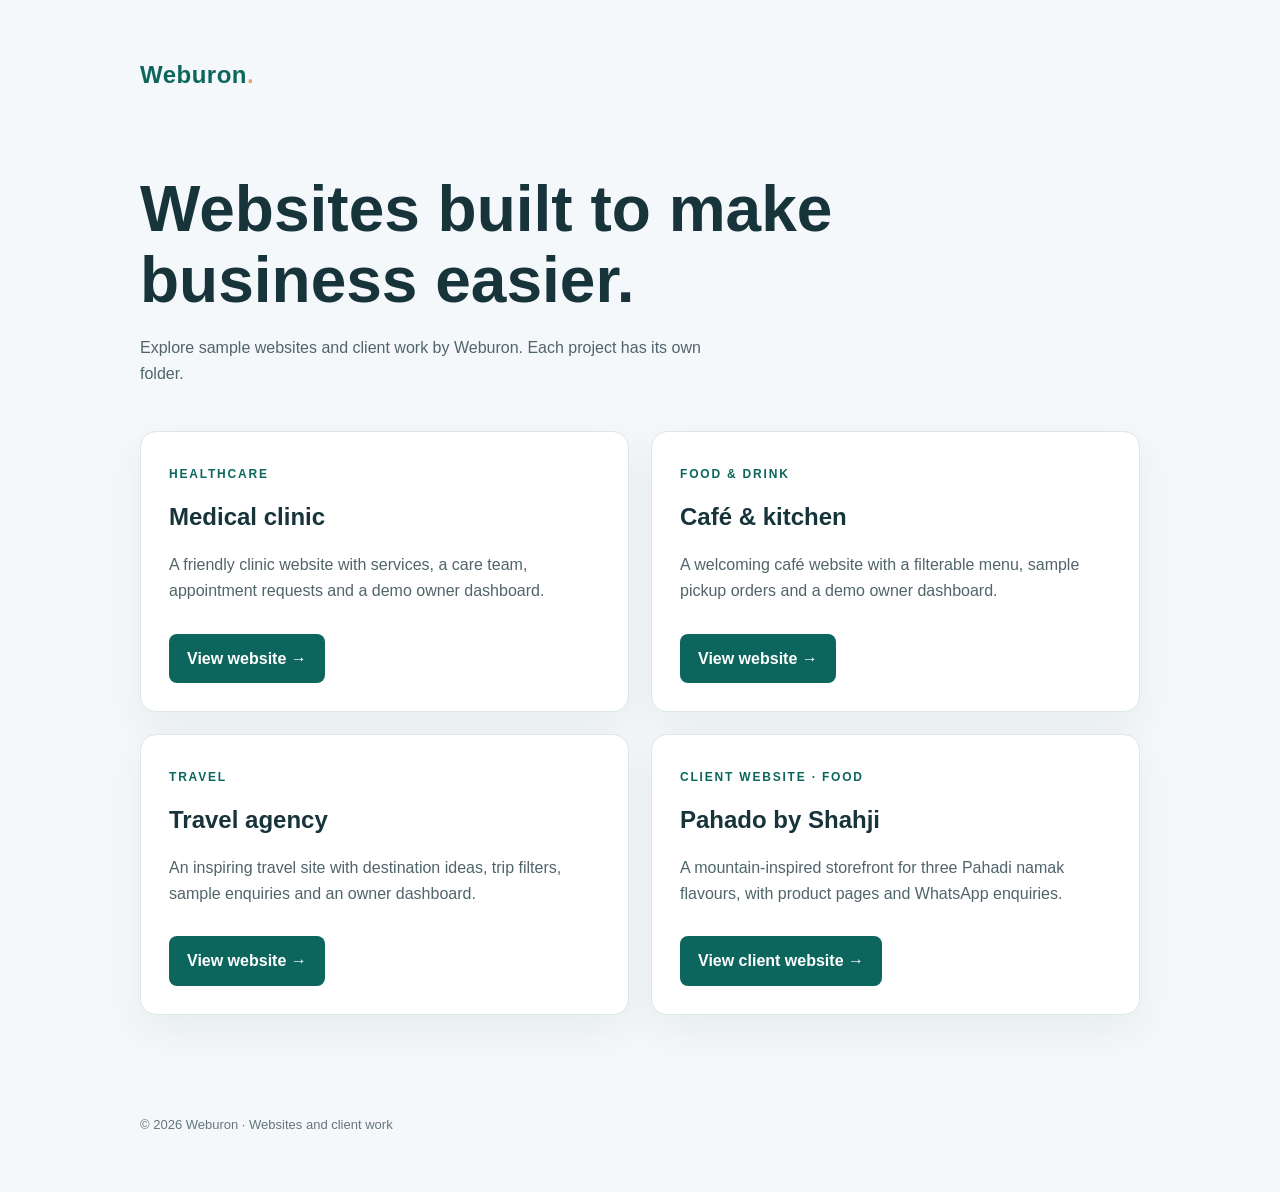
<file: index.html>
<!doctype html><html lang="en"><head><meta charset="utf-8"><meta name="viewport" content="width=device-width, initial-scale=1"><title>Weburon | Website Demos</title><meta name="description" content="Explore sample websites created by Weburon."><style>body{margin:0;background:#f5f8fa;color:#17343b;font:16px/1.6 Arial,sans-serif}.wrap{max-width:1000px;margin:auto;padding:56px 24px}.logo{font-weight:800;color:#0d665e;letter-spacing:.02em;font-size:24px}h1{font-size:clamp(38px,6vw,64px);line-height:1.1;max-width:720px;margin:80px 0 20px}p{color:#50656a;max-width:600px}.cards{display:grid;grid-template-columns:repeat(2,1fr);gap:22px;margin-top:45px}.card{background:#fff;border:1px solid #dce7e6;border-radius:16px;padding:28px;box-shadow:0 15px 40px #163e3610}.card span{font-size:12px;letter-spacing:.15em;color:#0d665e;font-weight:700}.card h2{margin:12px 0 8px}.card a{display:inline-block;margin-top:14px;background:#0d665e;color:#fff;padding:12px 18px;border-radius:8px;text-decoration:none;font-weight:700}.card a:hover{background:#084c46}footer{margin-top:100px;color:#64767a;font-size:13px}@media(max-width:650px){.cards{grid-template-columns:1fr}h1{margin-top:55px}}</style></head><body><div class="wrap"><div class="logo">Weburon<span style="color:#e6a66d">.</span></div><h1>Websites built to make business easier.</h1><p>Explore sample websites and client work by Weburon. Each project has its own folder.</p><div class="cards"><div class="card"><span>HEALTHCARE</span><h2>Medical clinic</h2><p>A friendly clinic website with services, a care team, appointment requests and a demo owner dashboard.</p><a href="medical-clinic/">View website →</a></div><div class="card"><span>FOOD & DRINK</span><h2>Café & kitchen</h2><p>A welcoming café website with a filterable menu, sample pickup orders and a demo owner dashboard.</p><a href="juniper-cafe/">View website →</a></div><div class="card"><span>TRAVEL</span><h2>Travel agency</h2><p>An inspiring travel site with destination ideas, trip filters, sample enquiries and an owner dashboard.</p><a href="northstar-travel/">View website →</a></div><div class="card"><span>CLIENT WEBSITE · FOOD</span><h2>Pahado by Shahji</h2><p>A mountain-inspired storefront for three Pahadi namak flavours, with product pages and WhatsApp enquiries.</p><a href="client/pahado-by-shahji/">View client website →</a></div></div><footer>© <span id="year"></span> Weburon · Websites and client work</footer></div><script>document.getElementById('year').textContent=new Date().getFullYear()</script></body></html>
</file>
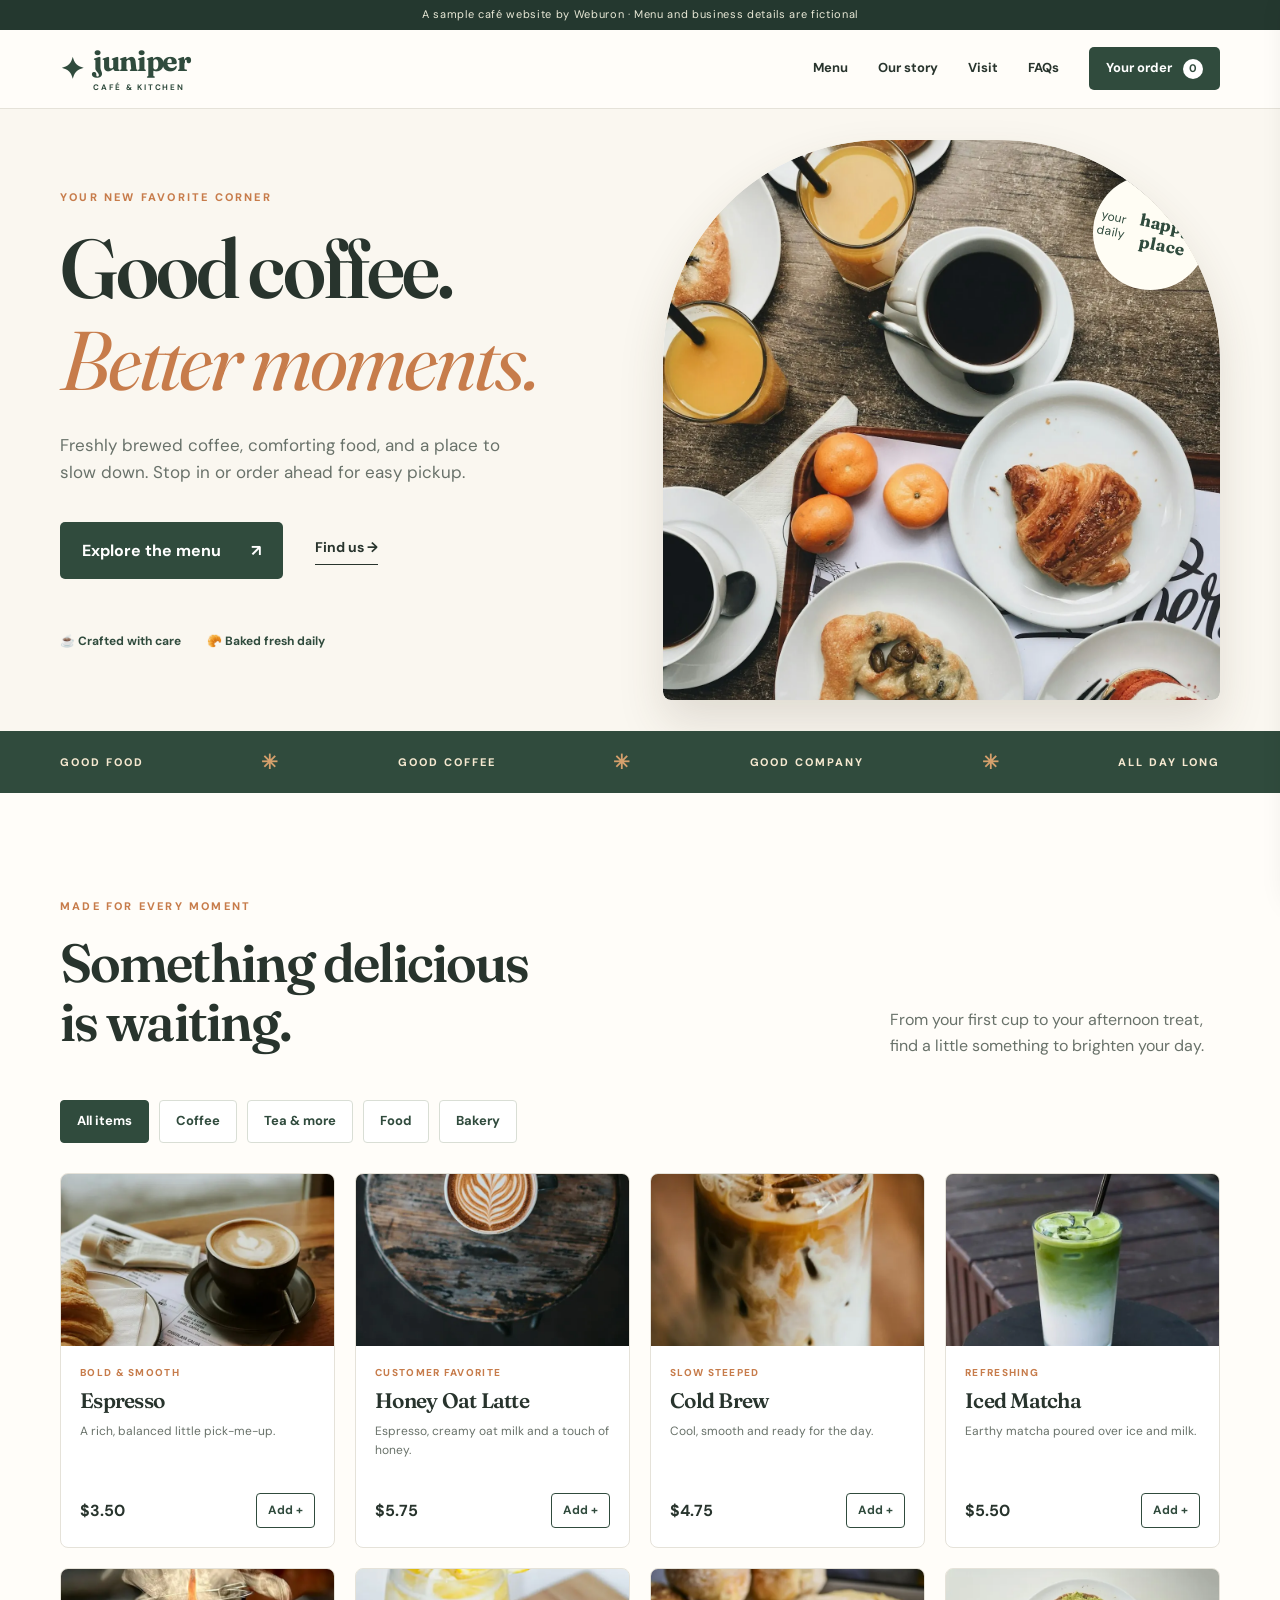
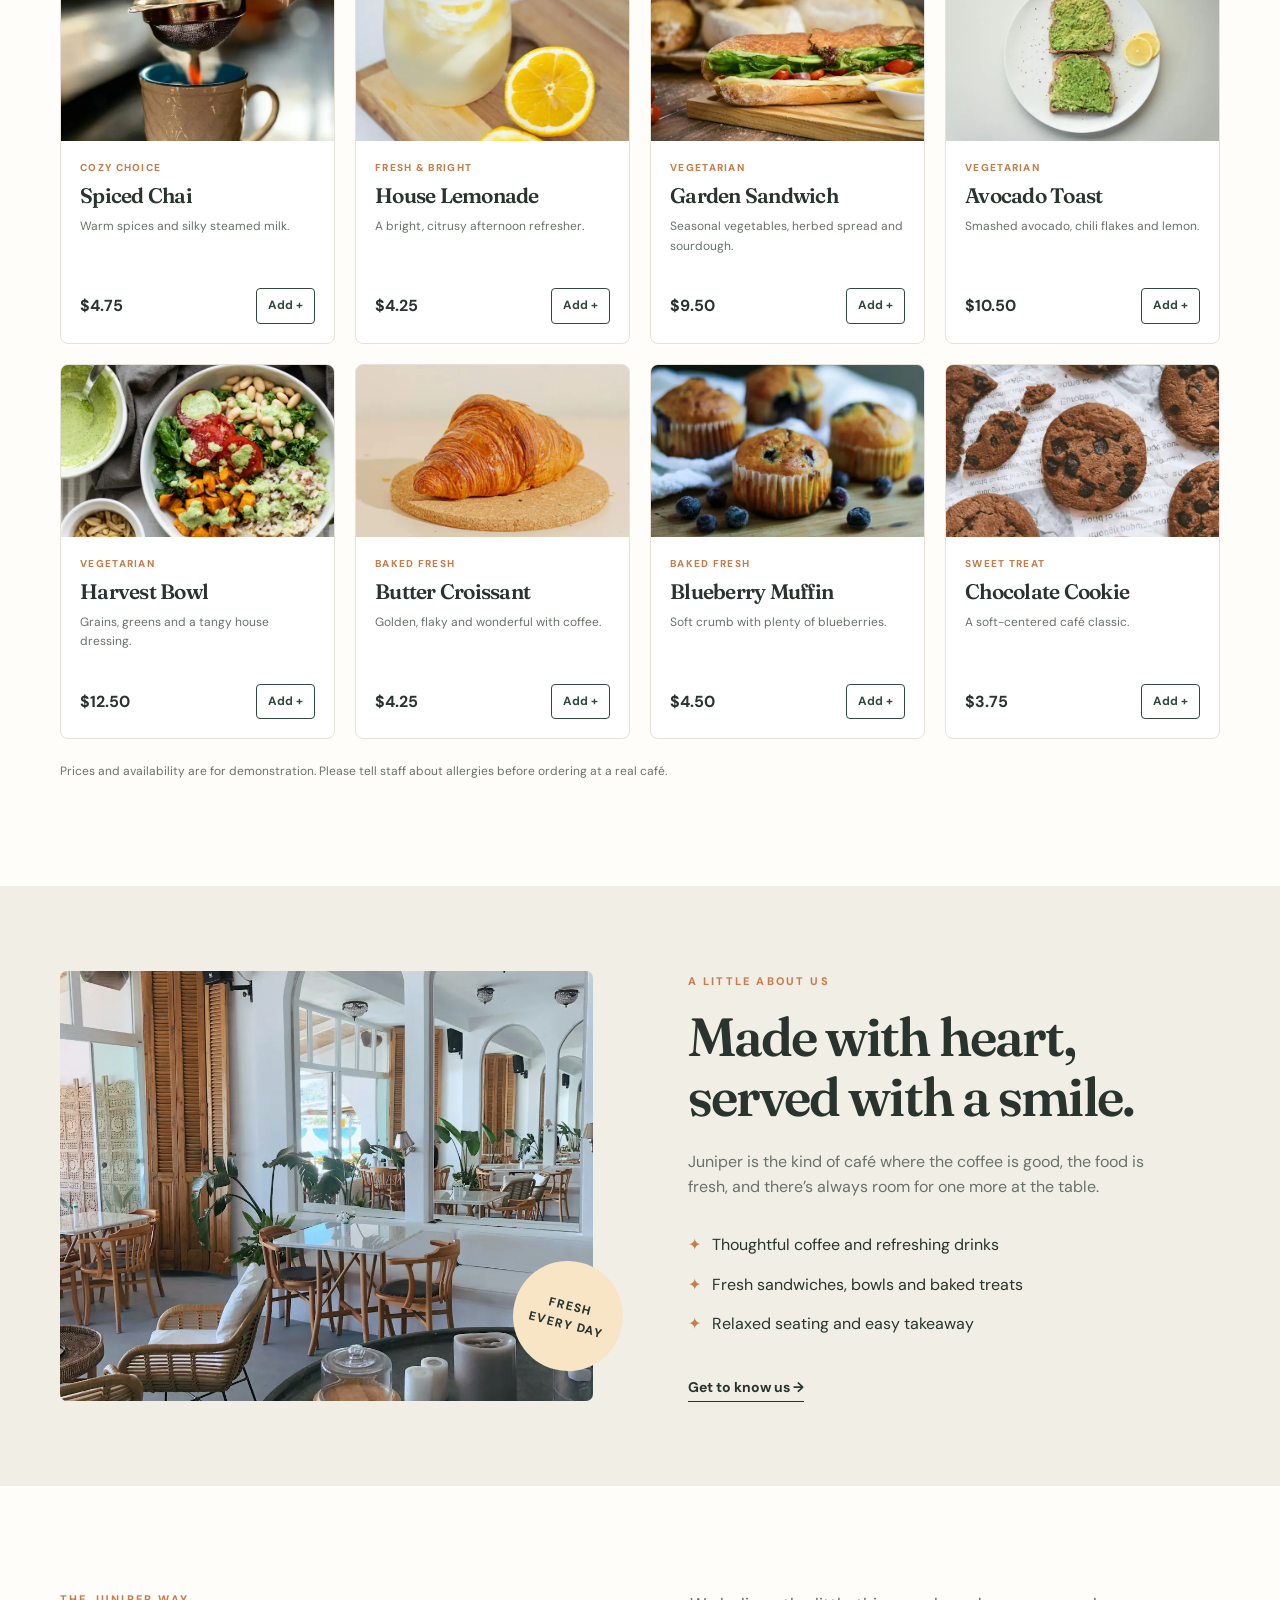
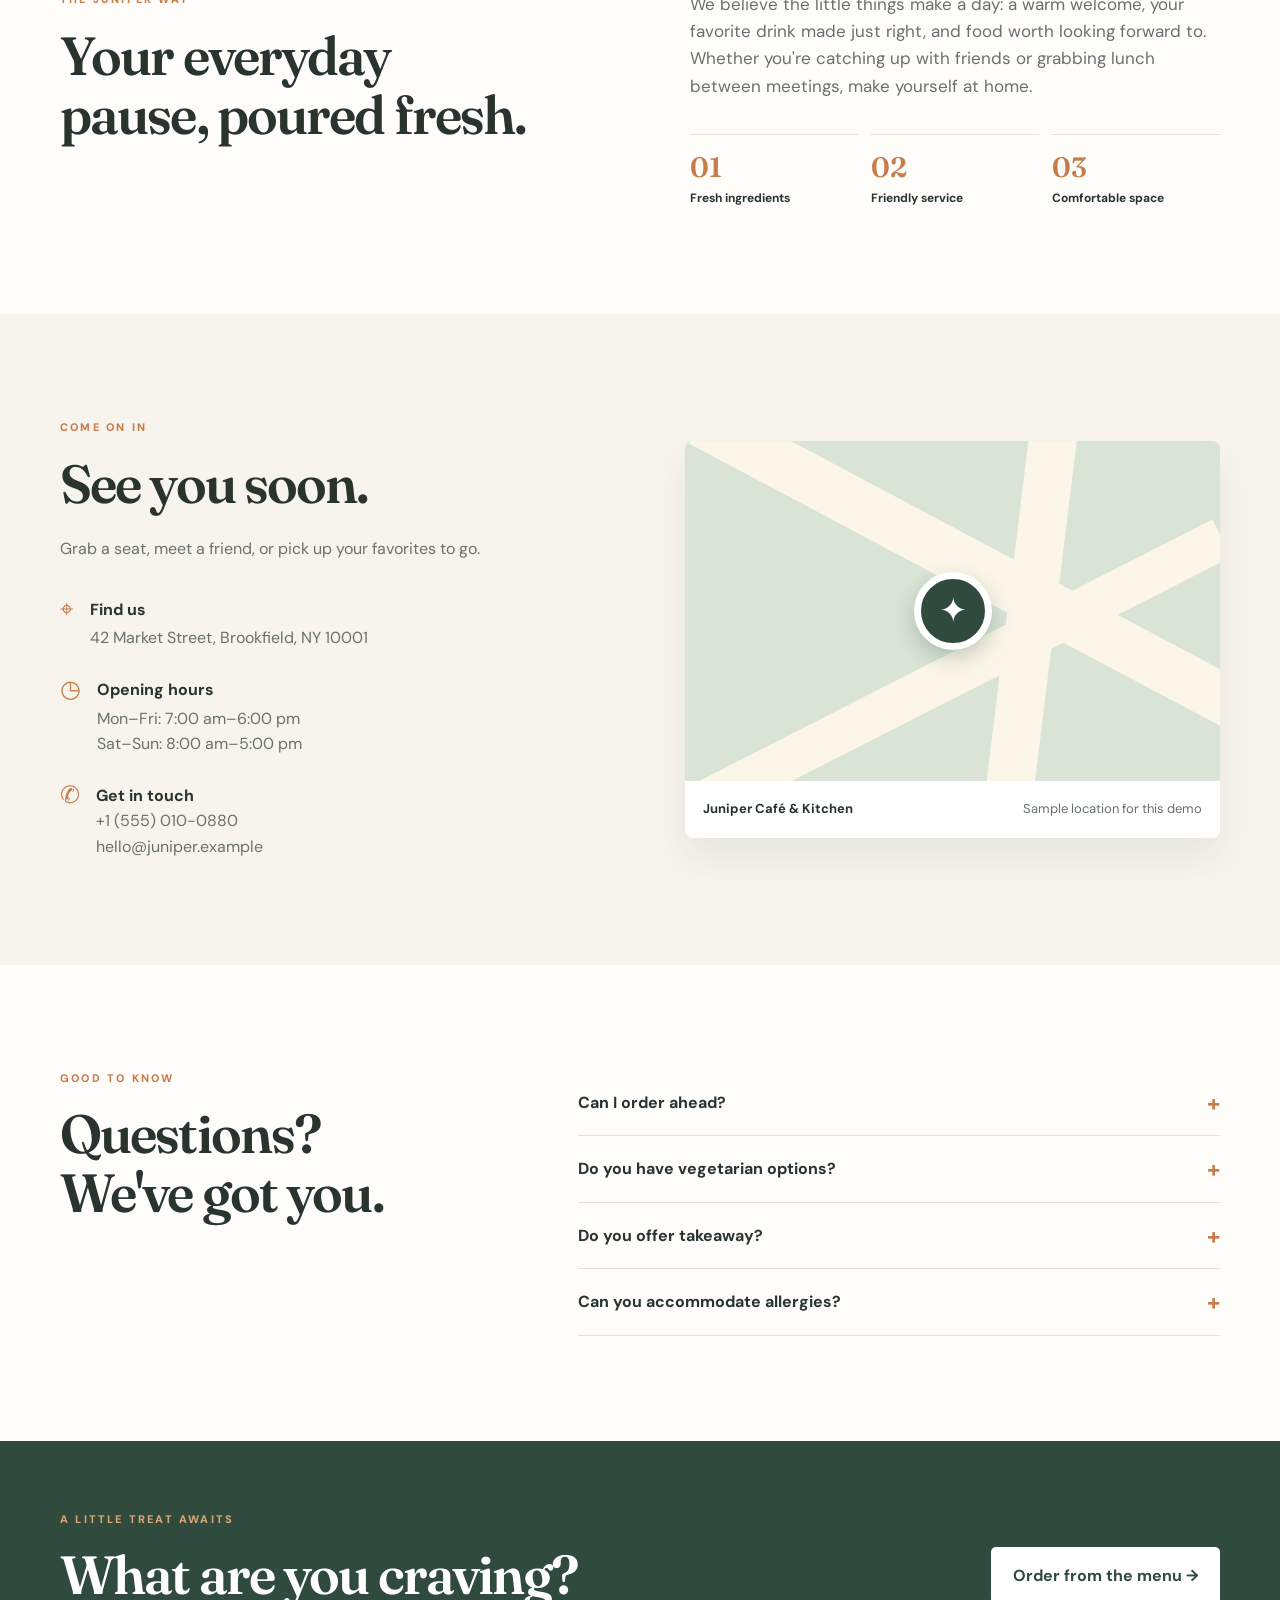
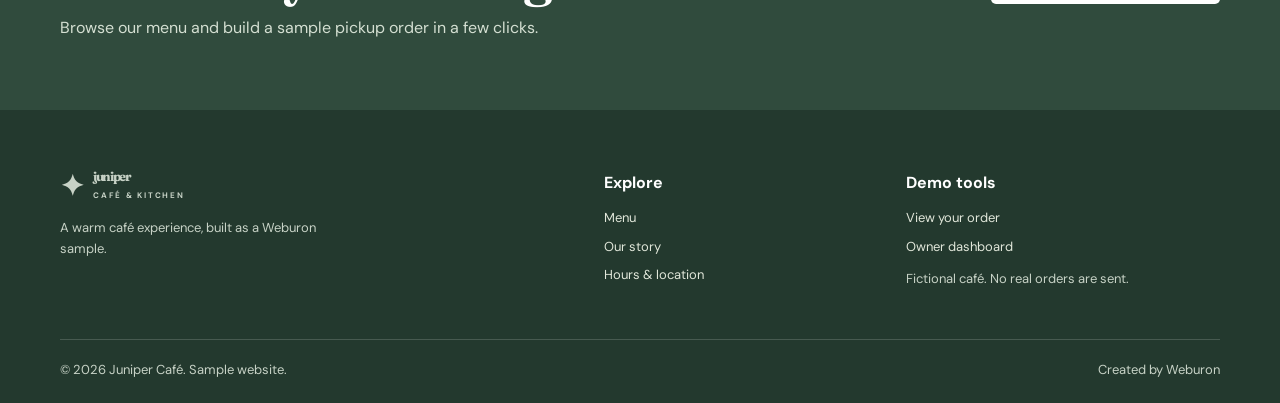
<file: juniper-cafe/index.html>
<!doctype html><html lang="en"><head><meta charset="utf-8"><meta name="viewport" content="width=device-width, initial-scale=1"><meta name="theme-color" content="#304b3d"><meta name="description" content="Juniper Café sample website: coffee, fresh food, and easy pickup ordering."><title>Juniper Café | Good coffee, good company</title><link rel="stylesheet" href="styles.css?v=photos4"></head><body>
<a class="skip" href="#main">Skip to content</a><div class="demo-bar">A sample café website by Weburon · Menu and business details are fictional</div>
<header class="header"><div class="wrap nav"><a class="logo" href="#home"><span class="logo-leaf">✦</span><span>juniper<small>CAFÉ & KITCHEN</small></span></a><button class="menu-toggle" aria-label="Open menu" aria-expanded="false" aria-controls="main-nav">☰</button><nav id="main-nav" aria-label="Main navigation"><a href="#menu">Menu</a><a href="#story">Our story</a><a href="#visit">Visit</a><a href="#faq">FAQs</a><button class="cart-button" id="open-cart" type="button">Your order <span id="cart-count">0</span></button></nav></div></header>
<main id="main"><section class="hero" id="home"><div class="wrap hero-grid"><div class="hero-copy"><p class="eyebrow">YOUR NEW FAVORITE CORNER</p><h1>Good coffee.<br><em>Better moments.</em></h1><p class="hero-sub">Freshly brewed coffee, comforting food, and a place to slow down. Stop in or order ahead for easy pickup.</p><div class="hero-actions"><a class="button" href="#menu">Explore the menu <span>↗</span></a><a class="under-link" href="#visit">Find us →</a></div><div class="hero-meta"><span>☕ Crafted with care</span><span>🥐 Baked fresh daily</span></div></div><div class="hero-visual"><img class="hero-photo" src="images/hero.webp" alt="Coffee, pastries and breakfast dishes on a café table" fetchpriority="high"><div class="visual-sticker">your daily<br><strong>happy place</strong> ✳</div></div></div></section>
<section class="marquee"><div class="wrap"><span>GOOD FOOD</span><i>✳</i><span>GOOD COFFEE</span><i>✳</i><span>GOOD COMPANY</span><i>✳</i><span>ALL DAY LONG</span></div></section>
<section id="menu" class="section menu-section"><div class="wrap"><div class="section-top"><div><p class="eyebrow">MADE FOR EVERY MOMENT</p><h2>Something delicious<br>is waiting.</h2></div><p>From your first cup to your afternoon treat, find a little something to brighten your day.</p></div><div class="filter-bar" aria-label="Filter menu"><button class="filter active" data-filter="all" aria-pressed="true">All items</button><button class="filter" data-filter="coffee" aria-pressed="false">Coffee</button><button class="filter" data-filter="tea" aria-pressed="false">Tea & more</button><button class="filter" data-filter="food" aria-pressed="false">Food</button><button class="filter" data-filter="bakery" aria-pressed="false">Bakery</button></div><div id="menu-grid" class="menu-grid"></div><p class="menu-note">Prices and availability are for demonstration. Please tell staff about allergies before ordering at a real café.</p></div></section>
<section class="feature"><div class="wrap feature-grid"><div class="feature-art"><img class="feature-photo" src="images/interior.webp" alt="Warm café interior with tables and chairs" loading="lazy"><div class="feature-circle">FRESH<br>EVERY DAY</div></div><div><p class="eyebrow">A LITTLE ABOUT US</p><h2>Made with heart,<br>served with a smile.</h2><p>Juniper is the kind of café where the coffee is good, the food is fresh, and there’s always room for one more at the table.</p><ul><li>Thoughtful coffee and refreshing drinks</li><li>Fresh sandwiches, bowls and baked treats</li><li>Relaxed seating and easy takeaway</li></ul><a class="under-link" href="#story">Get to know us →</a></div></div></section>
<section id="story" class="section story"><div class="wrap story-grid"><div><p class="eyebrow">THE JUNIPER WAY</p><h2>Your everyday<br>pause, poured fresh.</h2></div><div><p>We believe the little things make a day: a warm welcome, your favorite drink made just right, and food worth looking forward to. Whether you're catching up with friends or grabbing lunch between meetings, make yourself at home.</p><div class="story-points"><div><strong>01</strong><span>Fresh ingredients</span></div><div><strong>02</strong><span>Friendly service</span></div><div><strong>03</strong><span>Comfortable space</span></div></div></div></div></section>
<section id="visit" class="section visit"><div class="wrap visit-grid"><div><p class="eyebrow">COME ON IN</p><h2>See you soon.</h2><p>Grab a seat, meet a friend, or pick up your favorites to go.</p><div class="visit-info"><div><span>⌖</span><div><strong>Find us</strong><p>42 Market Street, Brookfield, NY 10001</p></div></div><div><span>◷</span><div><strong>Opening hours</strong><p>Mon–Fri: 7:00 am–6:00 pm<br>Sat–Sun: 8:00 am–5:00 pm</p></div></div><div><span>✆</span><div><strong>Get in touch</strong><a href="tel:+15550100880">+1 (555) 010-0880</a><a href="mailto:hello@juniper.example">hello@juniper.example</a></div></div></div></div><div class="visit-card"><div class="map-art"><div class="map-road one"></div><div class="map-road two"></div><div class="map-road three"></div><div class="map-pin">✦</div></div><div class="visit-card-footer"><strong>Juniper Café & Kitchen</strong><span>Sample location for this demo</span></div></div></div></section>
<section id="faq" class="section faq"><div class="wrap faq-grid"><div><p class="eyebrow">GOOD TO KNOW</p><h2>Questions?<br>We've got you.</h2></div><div><details><summary>Can I order ahead?</summary><p>This demo lets you build a sample pickup order. It is saved only in your browser and is not sent to a café.</p></details><details><summary>Do you have vegetarian options?</summary><p>Yes, several sample menu items are marked vegetarian. Ask the café directly about ingredients for real orders.</p></details><details><summary>Do you offer takeaway?</summary><p>Yes, the sample café offers takeaway and pickup ordering.</p></details><details><summary>Can you accommodate allergies?</summary><p>For a real order, speak directly with café staff before purchasing. Online sample menu descriptions are not allergy guarantees.</p></details></div></div></section>
<section class="cta"><div class="wrap cta-inner"><div><p class="eyebrow">A LITTLE TREAT AWAITS</p><h2>What are you craving?</h2><p>Browse our menu and build a sample pickup order in a few clicks.</p></div><a class="button button-light" href="#menu">Order from the menu →</a></div></section></main>
<footer><div class="wrap footer-grid"><div><a class="logo" href="#home"><span class="logo-leaf">✦</span><span>juniper<small>CAFÉ & KITCHEN</small></span></a><p>A warm café experience, built as a Weburon sample.</p></div><div><strong>Explore</strong><a href="#menu">Menu</a><a href="#story">Our story</a><a href="#visit">Hours & location</a></div><div><strong>Demo tools</strong><button id="footer-cart" type="button">View your order</button><a href="owner.html">Owner dashboard</a><span>Fictional café. No real orders are sent.</span></div></div><div class="wrap footer-bottom"><span>© <span id="year"></span> Juniper Café. Sample website.</span><span>Created by Weburon</span></div></footer>
<div class="drawer-backdrop" id="drawer-backdrop" hidden></div><aside class="cart-drawer" id="cart-drawer" aria-label="Your order" aria-hidden="true"><div class="drawer-head"><div><small>JUNIPER PICKUP</small><h2>Your order</h2></div><button class="icon-button" id="close-cart" aria-label="Close order">×</button></div><div id="cart-items" class="cart-items"></div><div class="cart-bottom"><div class="total"><span>Subtotal</span><strong id="cart-total">$0.00</strong></div><p>Demo only. No payment is taken and no order is sent.</p><form id="order-form"><label>Your name<input name="name" autocomplete="name" required maxlength="80" placeholder="Name for pickup"></label><label>Pickup time<select name="time" required><option value="">Choose a time</option><option>As soon as possible</option><option>In about 30 minutes</option><option>In about 1 hour</option></select></label><label class="consent"><input type="checkbox" name="consent" required><span>I understand this is a sample order saved only in this browser.</span></label><button class="button full" type="submit">Place demo order →</button></form><p id="order-message" role="status" aria-live="polite"></p></div></aside>
<script src="script.js?v=photos2"></script></body></html>
</file>
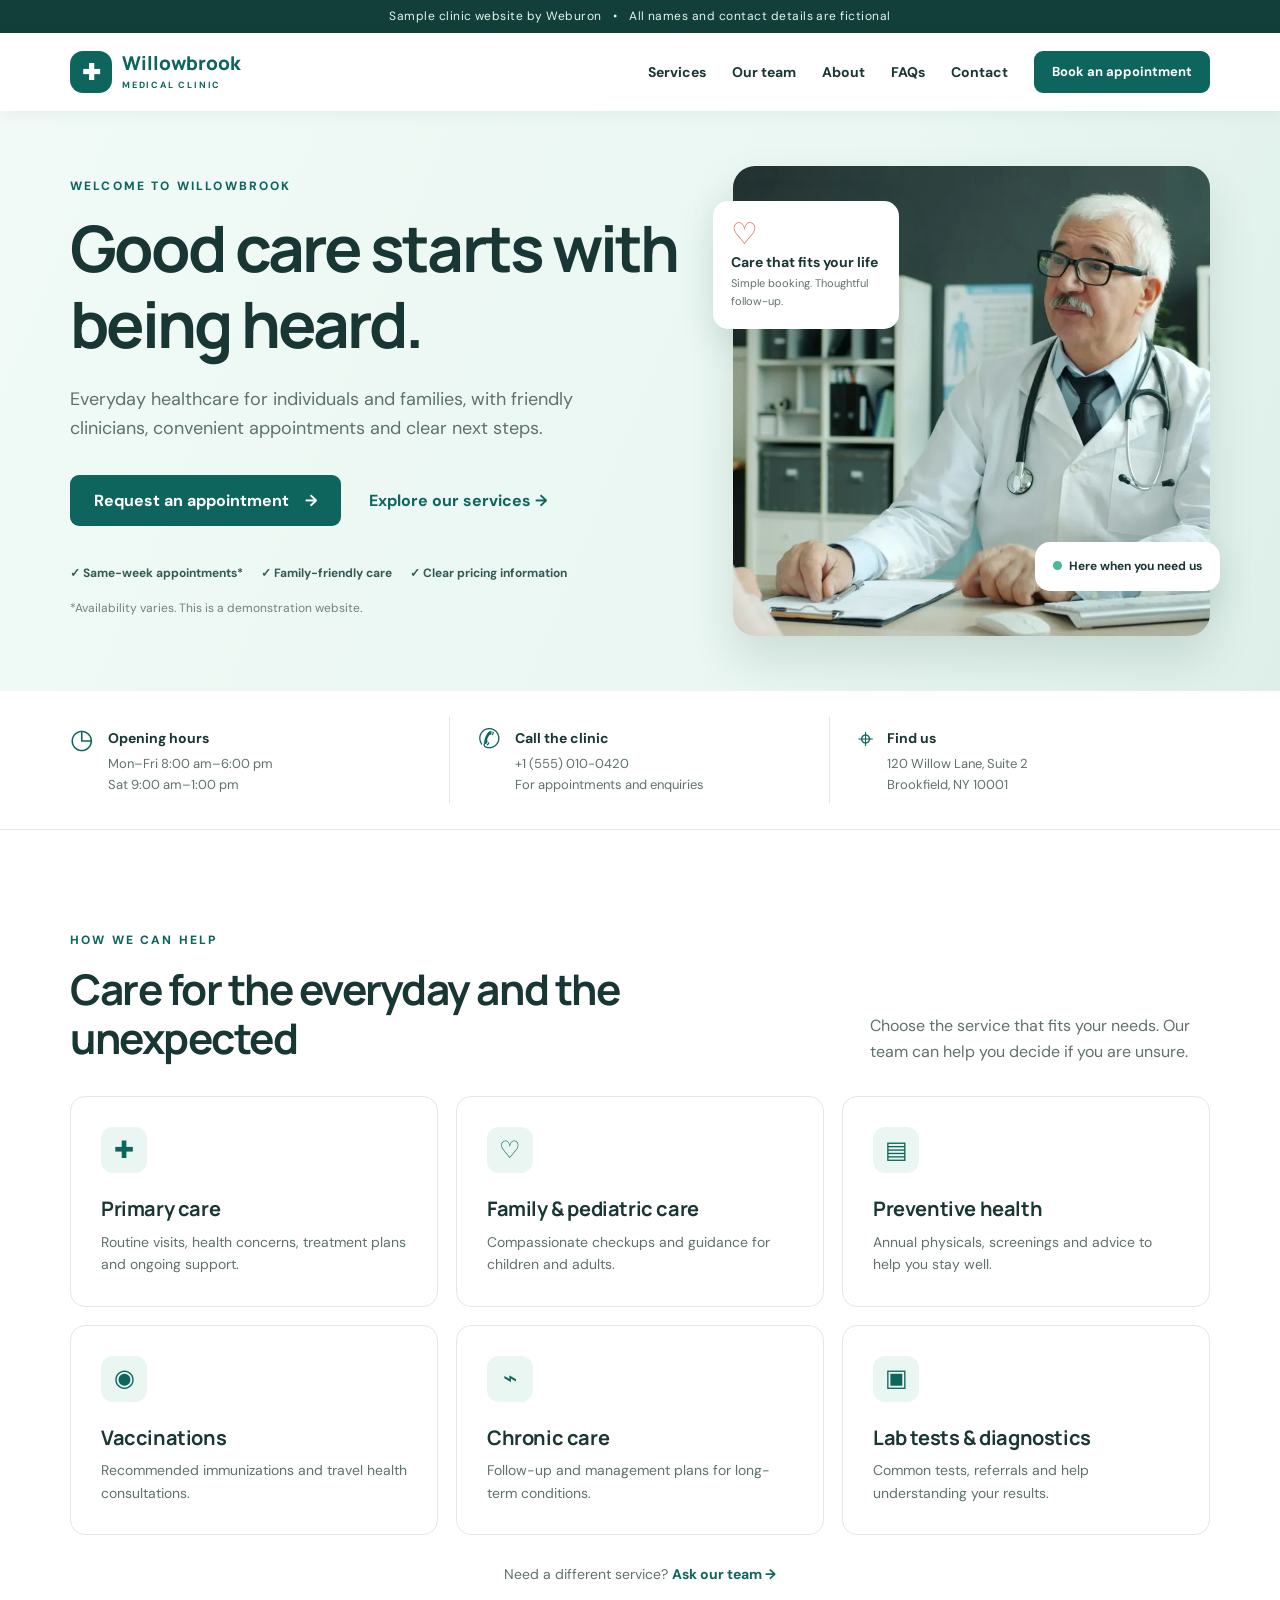
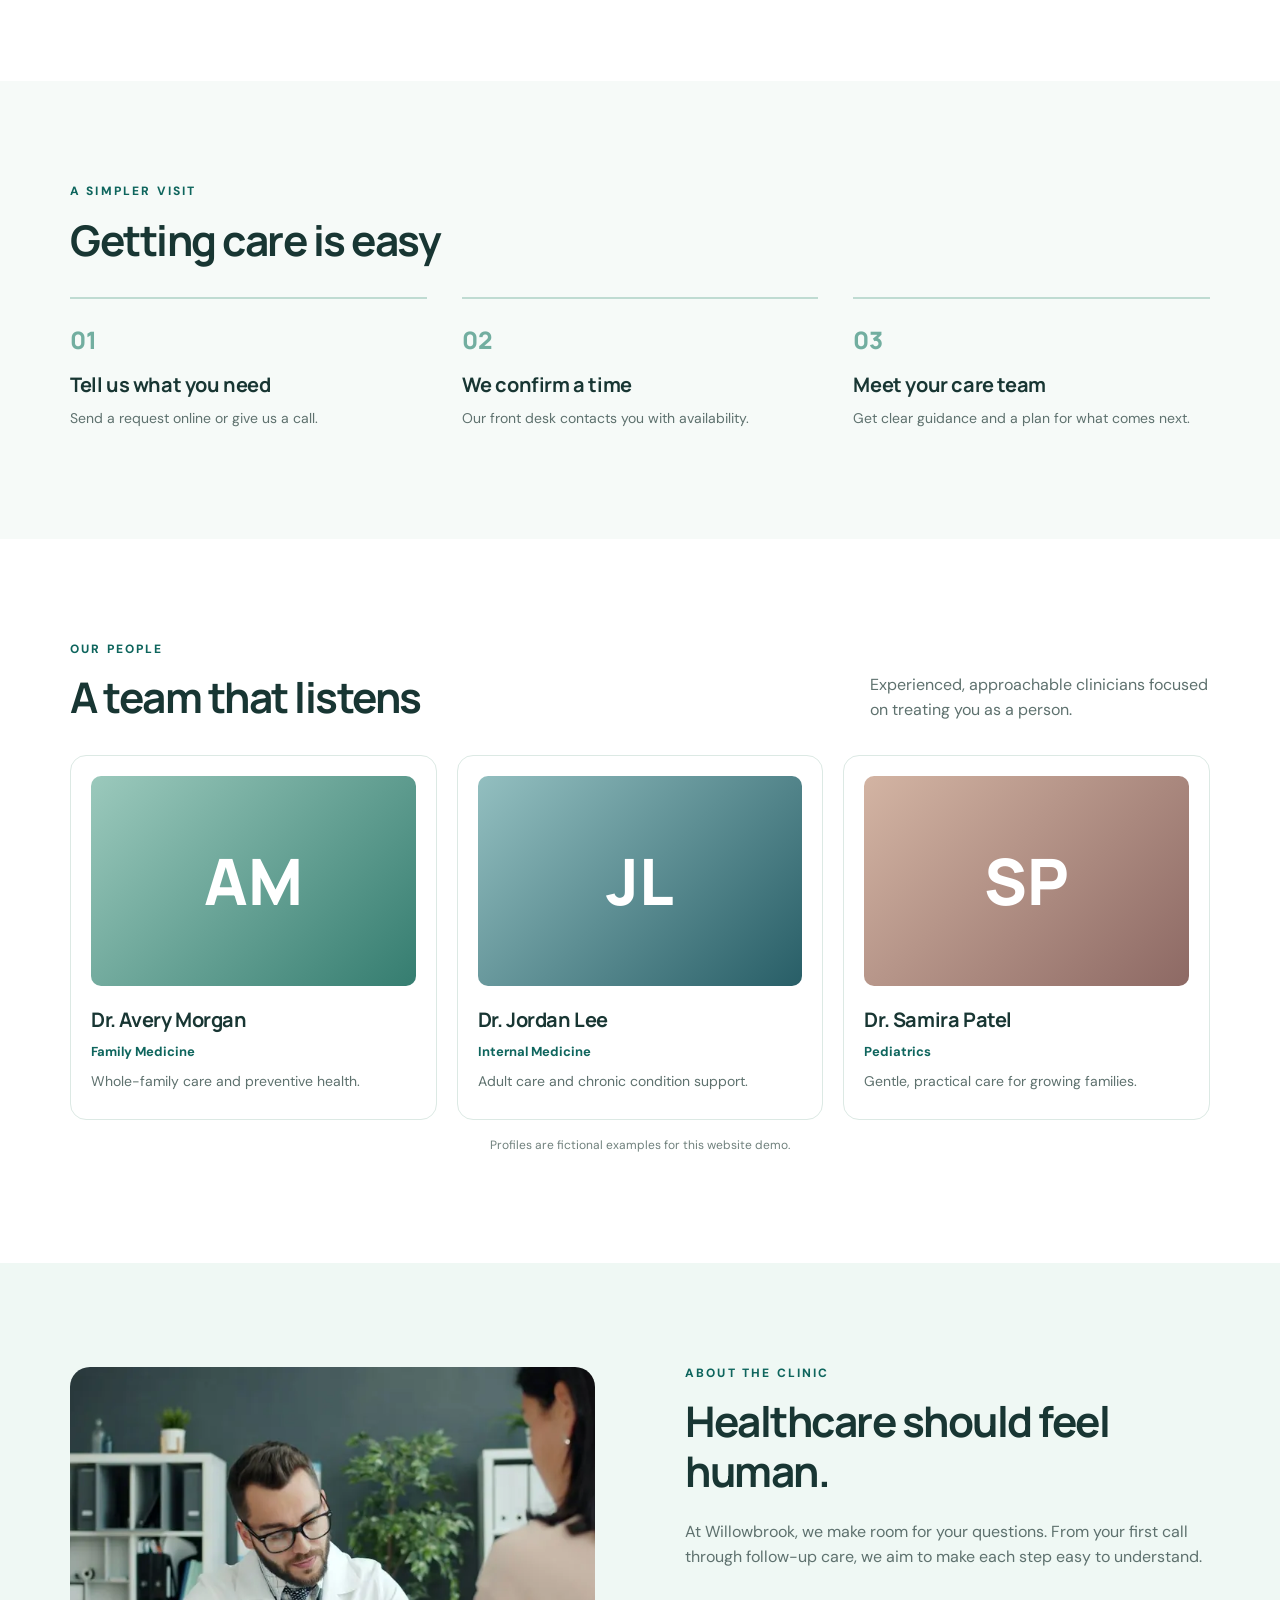
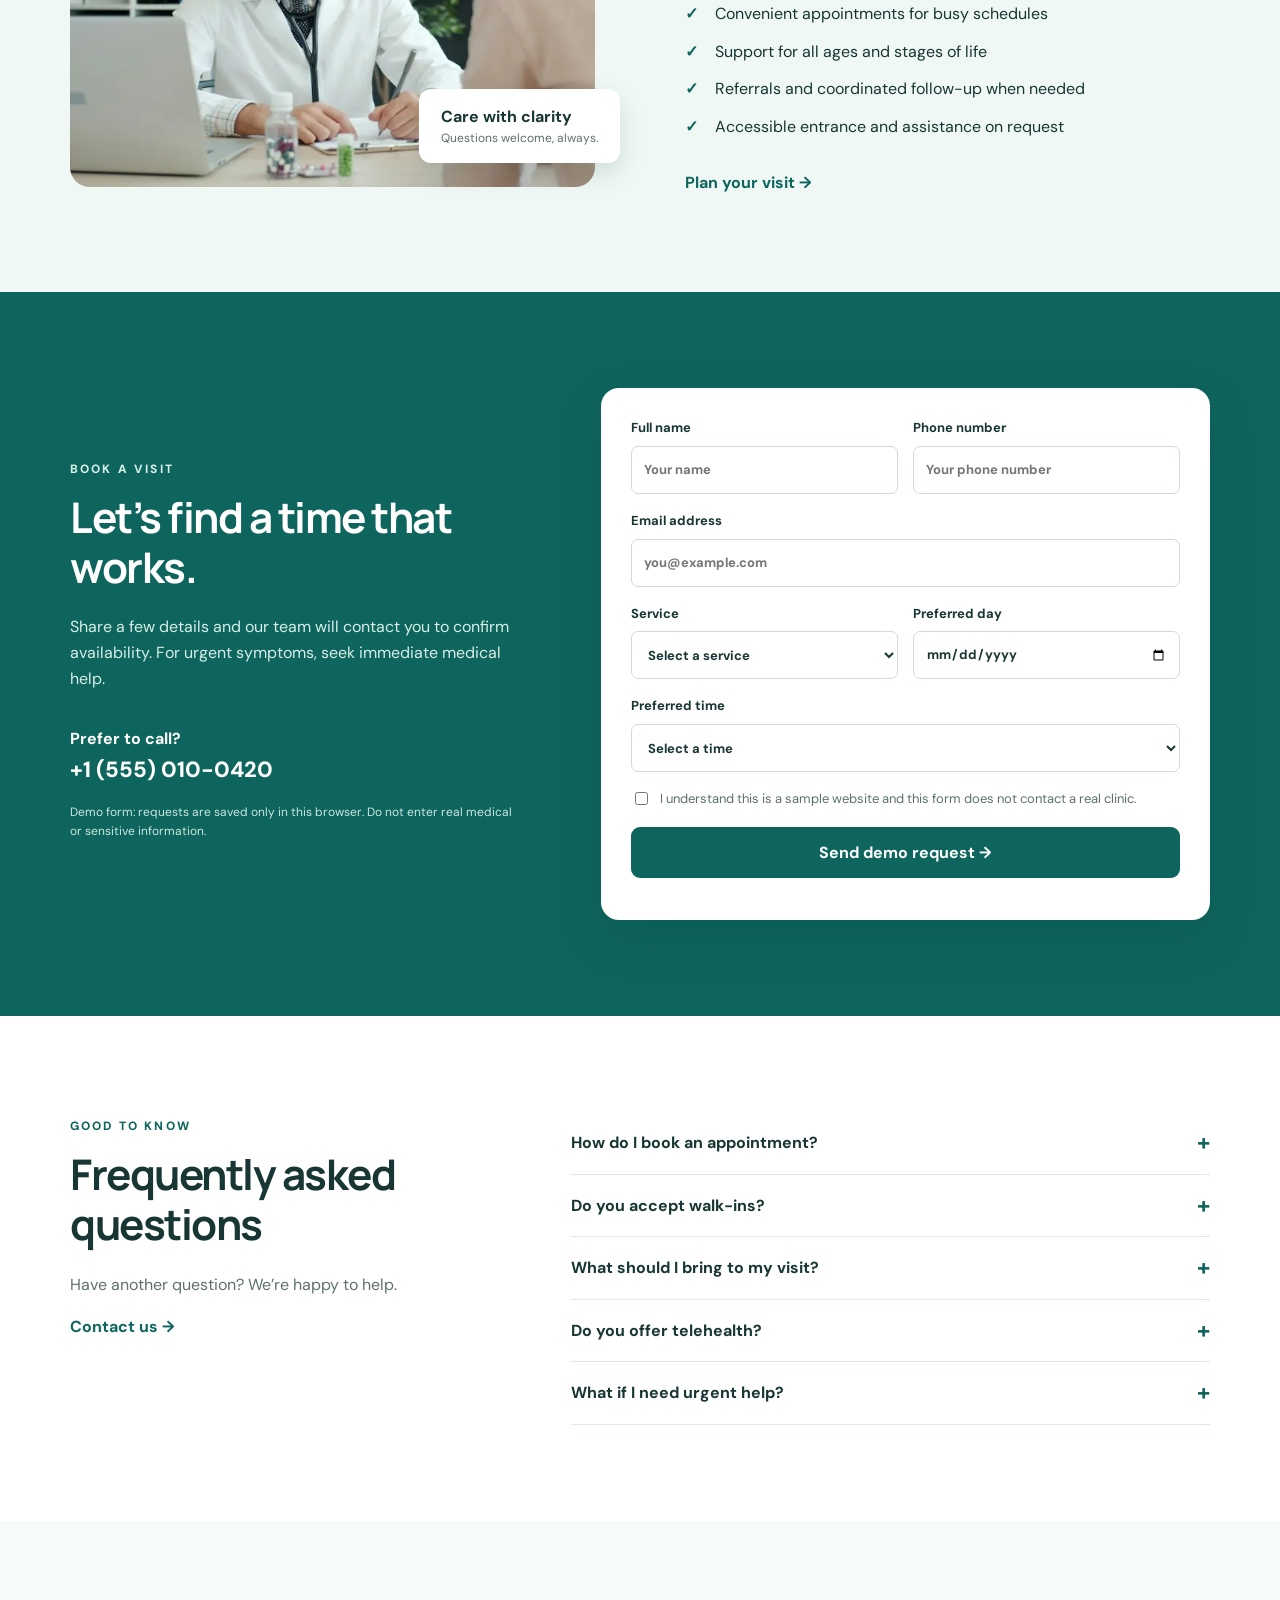
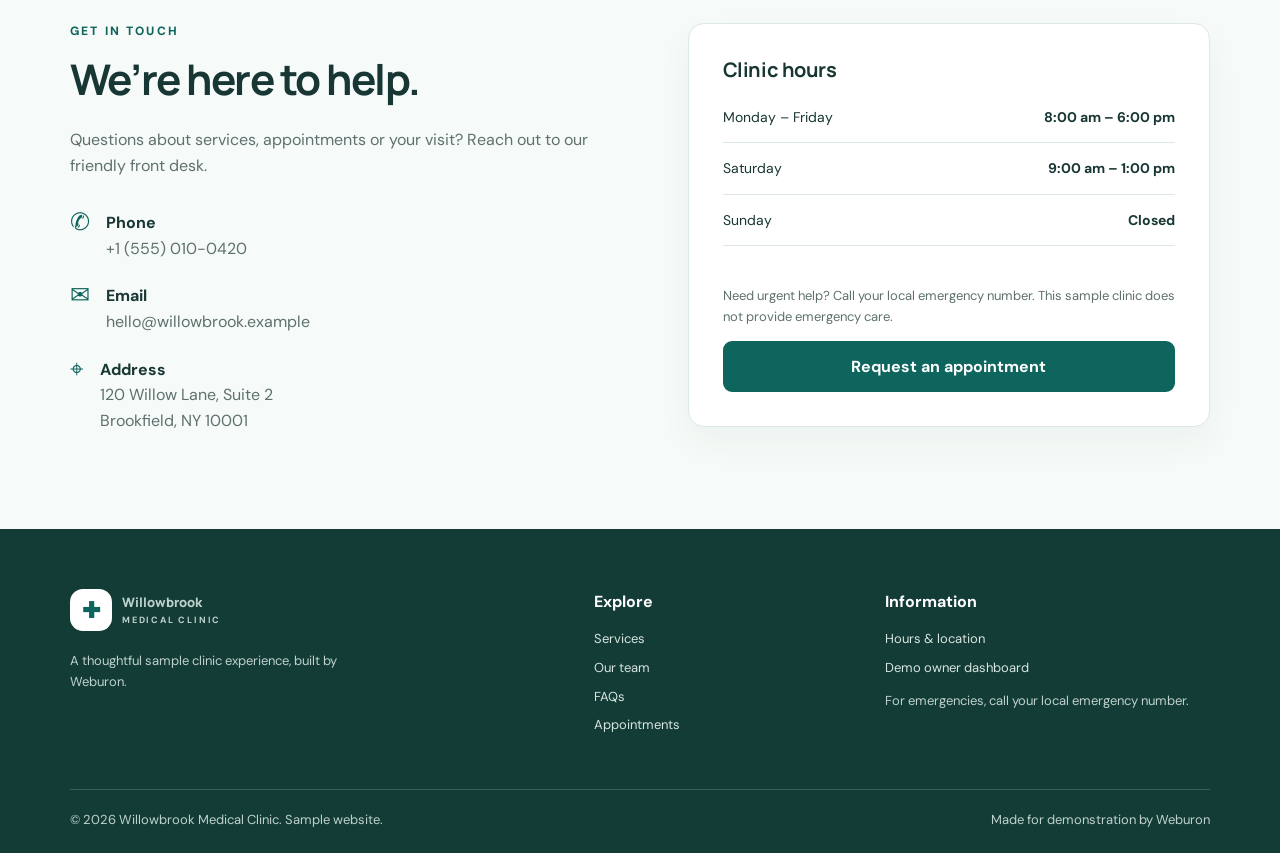
<file: medical-clinic/index.html>
<!doctype html>
<html lang="en">
<head>
  <meta charset="utf-8"><meta name="viewport" content="width=device-width, initial-scale=1">
  <meta name="theme-color" content="#0e655d"><meta name="description" content="A welcoming sample clinic website with services, doctors, hours and appointment requests.">
  <title>Willowbrook Medical Clinic | Care made simple</title>
  <link rel="stylesheet" href="styles.css?v=photos2">
</head>
<body>
  <a class="skip" href="#main">Skip to content</a>
  <div class="demo-bar">Sample clinic website by Weburon <span>•</span> All names and contact details are fictional</div>
  <header class="site-header"><div class="container nav-wrap">
    <a class="brand" href="#home" aria-label="Willowbrook Medical Clinic home"><span class="brand-mark" aria-hidden="true">✚</span><span>Willowbrook<small>MEDICAL CLINIC</small></span></a>
    <button class="menu-toggle" type="button" aria-label="Open menu" aria-expanded="false" aria-controls="site-nav">☰</button>
    <nav id="site-nav" class="site-nav" aria-label="Main navigation"><a href="#services">Services</a><a href="#doctors">Our team</a><a href="#about">About</a><a href="#faq">FAQs</a><a href="#contact">Contact</a><a class="button button-small" href="#appointment">Book an appointment</a></nav>
  </div></header>
  <main id="main">
    <section id="home" class="hero"><div class="container hero-grid"><div><span class="eyebrow">WELCOME TO WILLOWBROOK</span><h1>Good care starts with being heard.</h1><p class="lead">Everyday healthcare for individuals and families, with friendly clinicians, convenient appointments and clear next steps.</p><div class="hero-actions"><a class="button" href="#appointment">Request an appointment <span aria-hidden="true">→</span></a><a class="text-link" href="#services">Explore our services <span aria-hidden="true">→</span></a></div><div class="trust-row"><span>✓ Same-week appointments*</span><span>✓ Family-friendly care</span><span>✓ Clear pricing information</span></div><p class="fine">*Availability varies. This is a demonstration website.</p></div><div class="hero-art"><img class="hero-photo" src="images/hero.webp" alt="Doctor speaking with a patient during a consultation" fetchpriority="high"><div class="art-card art-card-one"><span class="art-icon">♡</span><strong>Care that fits your life</strong><small>Simple booking. Thoughtful follow-up.</small></div><div class="art-card art-card-two"><span class="dot"></span><span>Here when you need us</span></div></div></div></section>
    <section class="quick-info"><div class="container quick-grid"><div><span class="quick-icon">◷</span><div><strong>Opening hours</strong><p>Mon–Fri 8:00 am–6:00 pm<br>Sat 9:00 am–1:00 pm</p></div></div><div><span class="quick-icon">✆</span><div><strong>Call the clinic</strong><p><a href="tel:+15550100420">+1 (555) 010-0420</a><br>For appointments and enquiries</p></div></div><div><span class="quick-icon">⌖</span><div><strong>Find us</strong><p>120 Willow Lane, Suite 2<br>Brookfield, NY 10001</p></div></div></div></section>
    <section id="services" class="section"><div class="container"><div class="section-heading"><div><span class="eyebrow">HOW WE CAN HELP</span><h2>Care for the everyday and the unexpected</h2></div><p>Choose the service that fits your needs. Our team can help you decide if you are unsure.</p></div><div class="card-grid services-grid">
      <article class="service-card"><span class="service-icon">✚</span><h3>Primary care</h3><p>Routine visits, health concerns, treatment plans and ongoing support.</p></article>
      <article class="service-card"><span class="service-icon">♡</span><h3>Family & pediatric care</h3><p>Compassionate checkups and guidance for children and adults.</p></article>
      <article class="service-card"><span class="service-icon">▤</span><h3>Preventive health</h3><p>Annual physicals, screenings and advice to help you stay well.</p></article>
      <article class="service-card"><span class="service-icon">◉</span><h3>Vaccinations</h3><p>Recommended immunizations and travel health consultations.</p></article>
      <article class="service-card"><span class="service-icon">⌁</span><h3>Chronic care</h3><p>Follow-up and management plans for long-term conditions.</p></article>
      <article class="service-card"><span class="service-icon">▣</span><h3>Lab tests & diagnostics</h3><p>Common tests, referrals and help understanding your results.</p></article>
    </div><p class="section-foot">Need a different service? <a href="#contact">Ask our team →</a></p></div></section>
    <section class="section process"><div class="container"><div class="section-heading"><div><span class="eyebrow">A SIMPLER VISIT</span><h2>Getting care is easy</h2></div></div><div class="steps"><div><span>01</span><h3>Tell us what you need</h3><p>Send a request online or give us a call.</p></div><div><span>02</span><h3>We confirm a time</h3><p>Our front desk contacts you with availability.</p></div><div><span>03</span><h3>Meet your care team</h3><p>Get clear guidance and a plan for what comes next.</p></div></div></div></section>
    <section id="doctors" class="section"><div class="container"><div class="section-heading"><div><span class="eyebrow">OUR PEOPLE</span><h2>A team that listens</h2></div><p>Experienced, approachable clinicians focused on treating you as a person.</p></div><div class="team-grid"><article class="team-card"><div class="avatar avatar-one">AM</div><h3>Dr. Avery Morgan</h3><p class="role">Family Medicine</p><p>Whole-family care and preventive health.</p></article><article class="team-card"><div class="avatar avatar-two">JL</div><h3>Dr. Jordan Lee</h3><p class="role">Internal Medicine</p><p>Adult care and chronic condition support.</p></article><article class="team-card"><div class="avatar avatar-three">SP</div><h3>Dr. Samira Patel</h3><p class="role">Pediatrics</p><p>Gentle, practical care for growing families.</p></article></div><p class="fine center">Profiles are fictional examples for this website demo.</p></div></section>
    <section id="about" class="section about"><div class="container about-grid"><div class="about-visual"><img class="about-photo" src="images/clinic.webp?v=photos2" alt="Clinician taking notes while speaking with a patient" loading="lazy"><div class="about-note"><strong>Care with clarity</strong><span>Questions welcome, always.</span></div></div><div><span class="eyebrow">ABOUT THE CLINIC</span><h2>Healthcare should feel human.</h2><p>At Willowbrook, we make room for your questions. From your first call through follow-up care, we aim to make each step easy to understand.</p><ul class="check-list"><li>Convenient appointments for busy schedules</li><li>Support for all ages and stages of life</li><li>Referrals and coordinated follow-up when needed</li><li>Accessible entrance and assistance on request</li></ul><a class="text-link" href="#appointment">Plan your visit →</a></div></div></section>
    <section id="appointment" class="section appointment"><div class="container appointment-grid"><div><span class="eyebrow">BOOK A VISIT</span><h2>Let’s find a time that works.</h2><p>Share a few details and our team will contact you to confirm availability. For urgent symptoms, seek immediate medical help.</p><div class="contact-mini"><strong>Prefer to call?</strong><a href="tel:+15550100420">+1 (555) 010-0420</a></div><p class="fine">Demo form: requests are saved only in this browser. Do not enter real medical or sensitive information.</p></div><form id="appointment-form" class="form-card"><div class="field-row"><label>Full name<input name="name" autocomplete="name" required maxlength="80" placeholder="Your name"></label><label>Phone number<input name="phone" type="tel" autocomplete="tel" required maxlength="30" placeholder="Your phone number"></label></div><label>Email address<input name="email" type="email" autocomplete="email" required maxlength="120" placeholder="you@example.com"></label><div class="field-row"><label>Service<select name="service" required><option value="">Select a service</option><option>Primary care</option><option>Family & pediatric care</option><option>Preventive health</option><option>Vaccinations</option><option>Chronic care</option><option>Lab tests & diagnostics</option><option>Other enquiry</option></select></label><label>Preferred day<input name="date" type="date" required></label></div><label>Preferred time<select name="time" required><option value="">Select a time</option><option>Morning</option><option>Afternoon</option><option>Either works</option></select></label><label class="consent"><input type="checkbox" name="consent" required><span>I understand this is a sample website and this form does not contact a real clinic.</span></label><button class="button full" type="submit">Send demo request →</button><p id="form-message" class="form-message" role="status" aria-live="polite"></p></form></div></section>
    <section id="faq" class="section"><div class="container faq-grid"><div><span class="eyebrow">GOOD TO KNOW</span><h2>Frequently asked questions</h2><p>Have another question? We’re happy to help.</p><a class="text-link" href="#contact">Contact us →</a></div><div class="faq-list"><details><summary>How do I book an appointment?</summary><p>Use the request form or call the clinic. A staff member confirms the appointment and available time.</p></details><details><summary>Do you accept walk-ins?</summary><p>Availability varies. Please call ahead so the team can advise you before you visit.</p></details><details><summary>What should I bring to my visit?</summary><p>Bring a photo ID, insurance information if applicable, a medication list and any relevant records.</p></details><details><summary>Do you offer telehealth?</summary><p>Some visits may be suitable for virtual care. Ask the front desk about options when booking.</p></details><details><summary>What if I need urgent help?</summary><p>This website is not monitored for emergencies. Call your local emergency number or visit the nearest emergency department.</p></details></div></div></section>
    <section id="contact" class="section contact"><div class="container contact-grid"><div><span class="eyebrow">GET IN TOUCH</span><h2>We’re here to help.</h2><p>Questions about services, appointments or your visit? Reach out to our friendly front desk.</p><div class="contact-list"><div><span>✆</span><div><strong>Phone</strong><a href="tel:+15550100420">+1 (555) 010-0420</a></div></div><div><span>✉</span><div><strong>Email</strong><a href="mailto:hello@willowbrook.example">hello@willowbrook.example</a></div></div><div><span>⌖</span><div><strong>Address</strong><p>120 Willow Lane, Suite 2<br>Brookfield, NY 10001</p></div></div></div></div><div class="hours-card"><h3>Clinic hours</h3><div><span>Monday – Friday</span><strong>8:00 am – 6:00 pm</strong></div><div><span>Saturday</span><strong>9:00 am – 1:00 pm</strong></div><div><span>Sunday</span><strong>Closed</strong></div><hr><p>Need urgent help? Call your local emergency number. This sample clinic does not provide emergency care.</p><a class="button full" href="#appointment">Request an appointment</a></div></div></section>
  </main>
  <footer><div class="container footer-grid"><div><a class="brand footer-brand" href="#home"><span class="brand-mark">✚</span><span>Willowbrook<small>MEDICAL CLINIC</small></span></a><p>A thoughtful sample clinic experience, built by Weburon.</p></div><div><strong>Explore</strong><a href="#services">Services</a><a href="#doctors">Our team</a><a href="#faq">FAQs</a><a href="#appointment">Appointments</a></div><div><strong>Information</strong><a href="#contact">Hours & location</a><a href="owner.html">Demo owner dashboard</a><span>For emergencies, call your local emergency number.</span></div></div><div class="container footer-bottom"><span>© <span id="year"></span> Willowbrook Medical Clinic. Sample website.</span><span>Made for demonstration by Weburon</span></div></footer>
  <script src="script.js?v=photos2"></script>
</body>
</html>
</file>
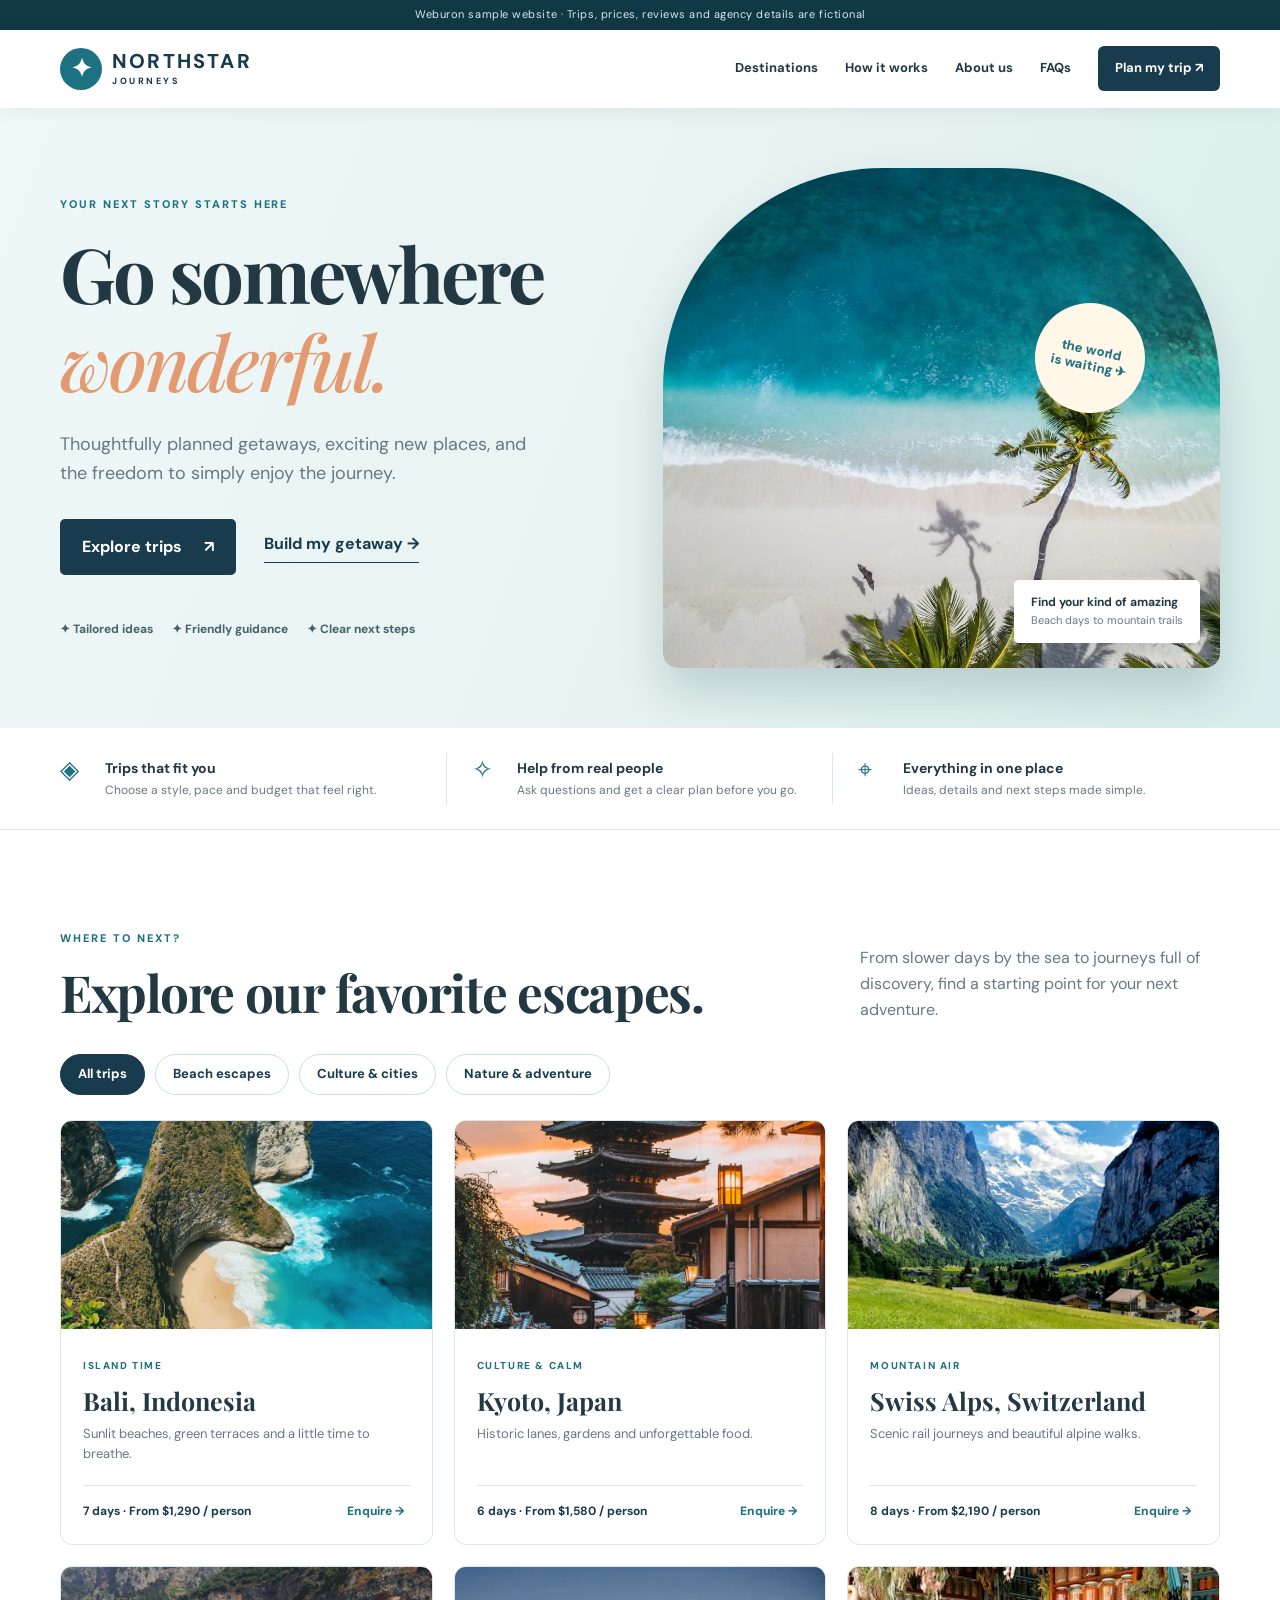
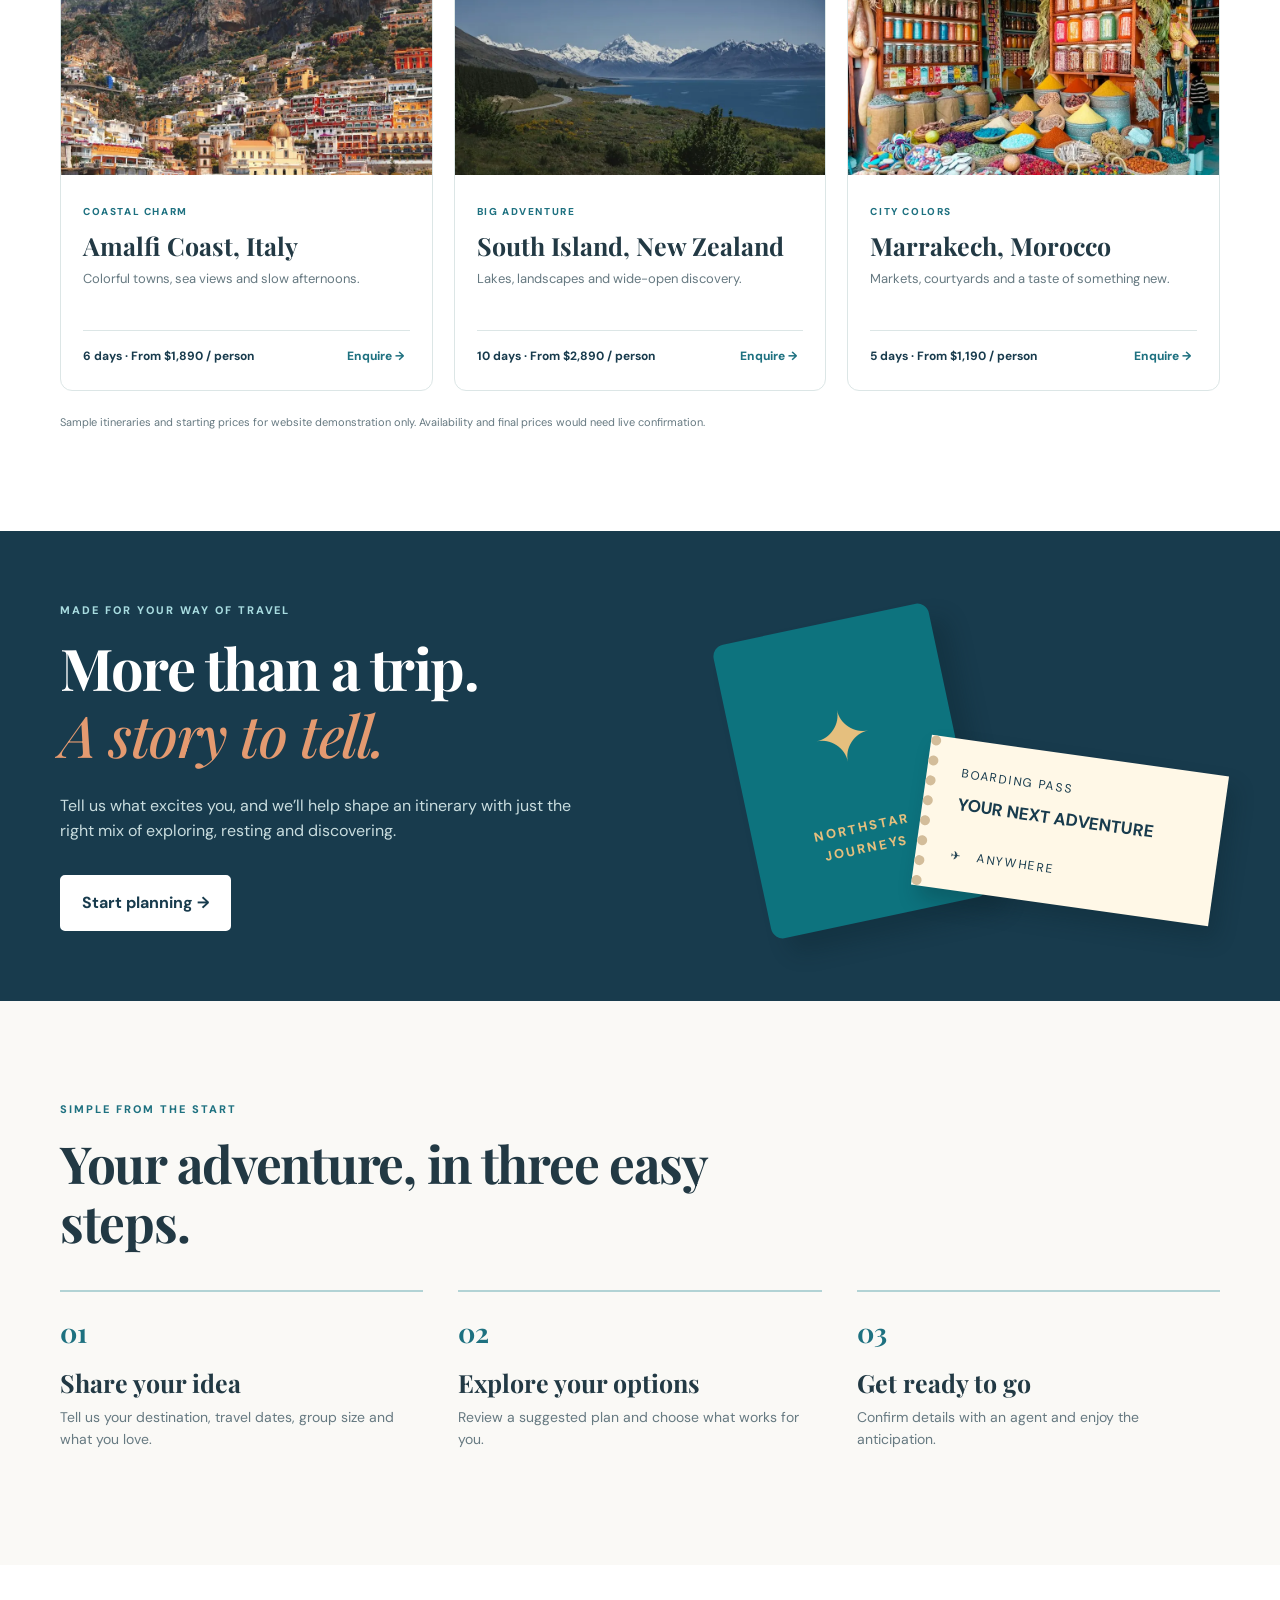
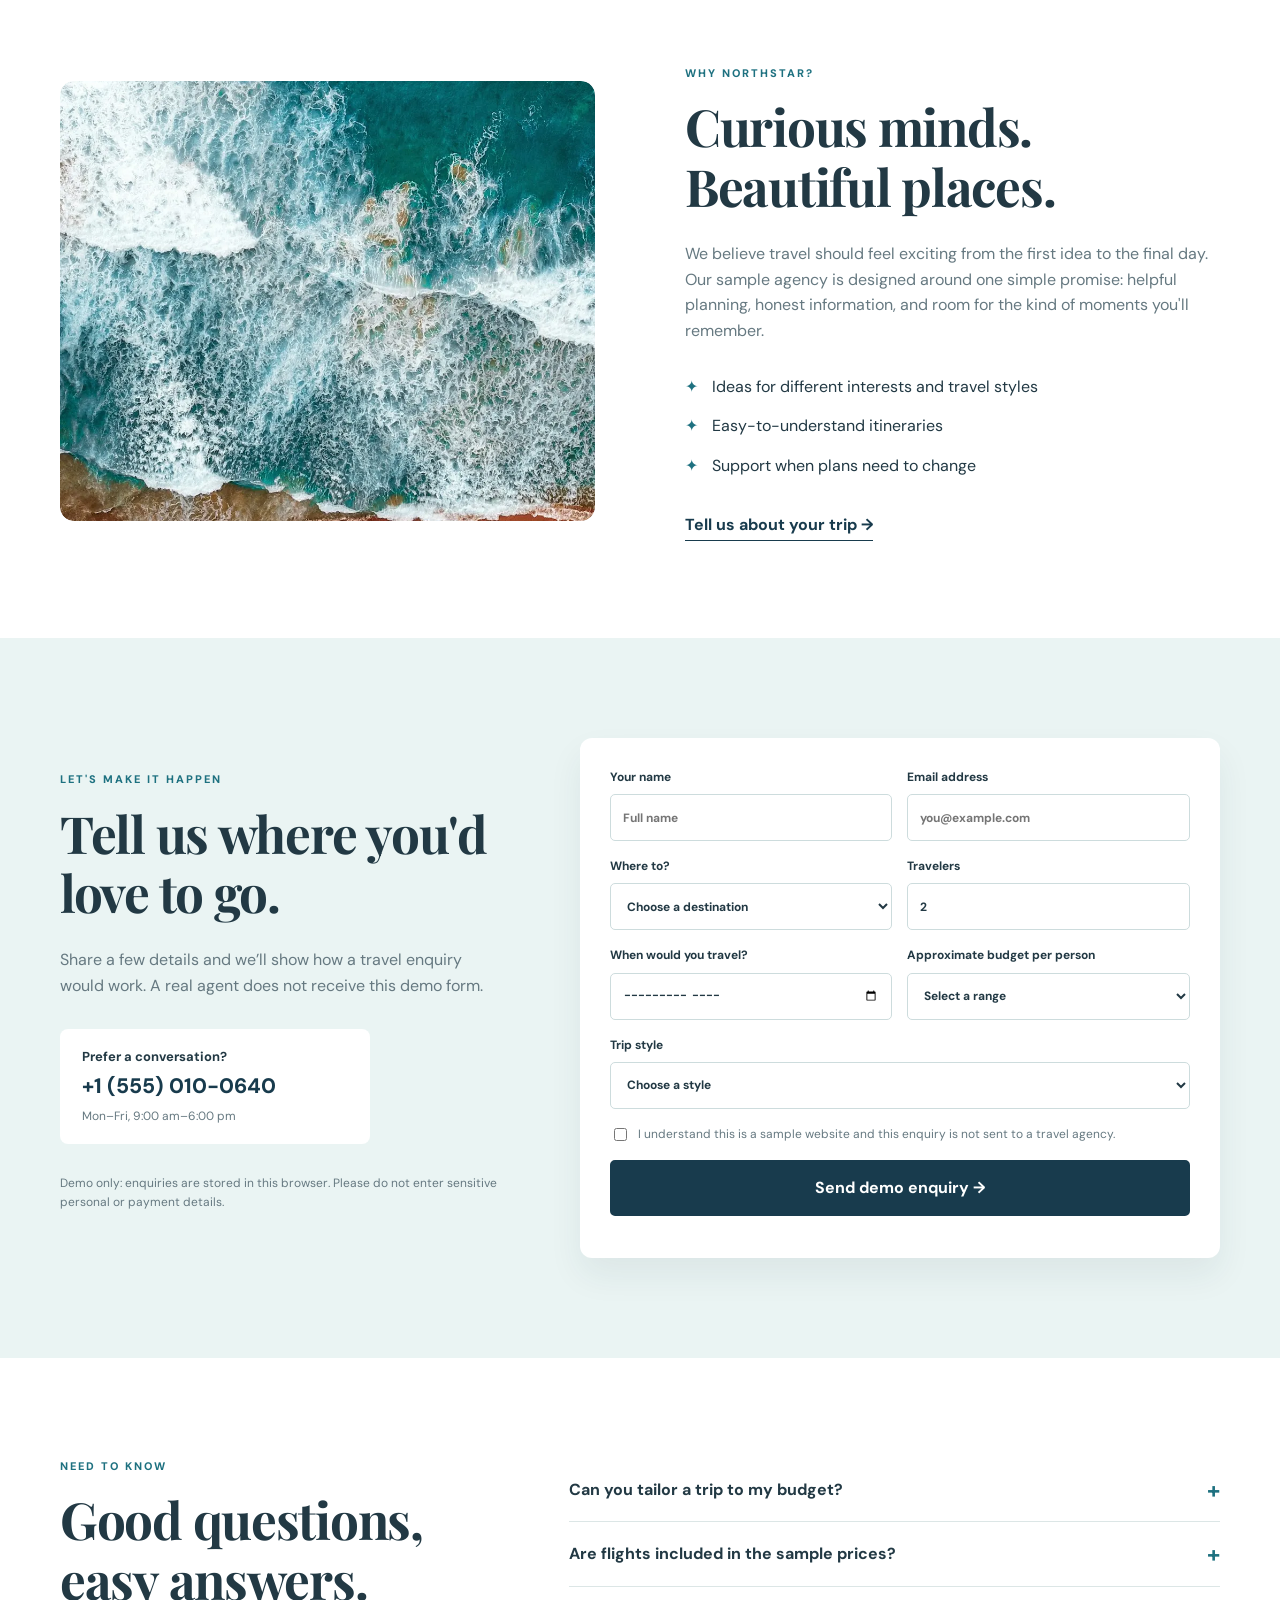
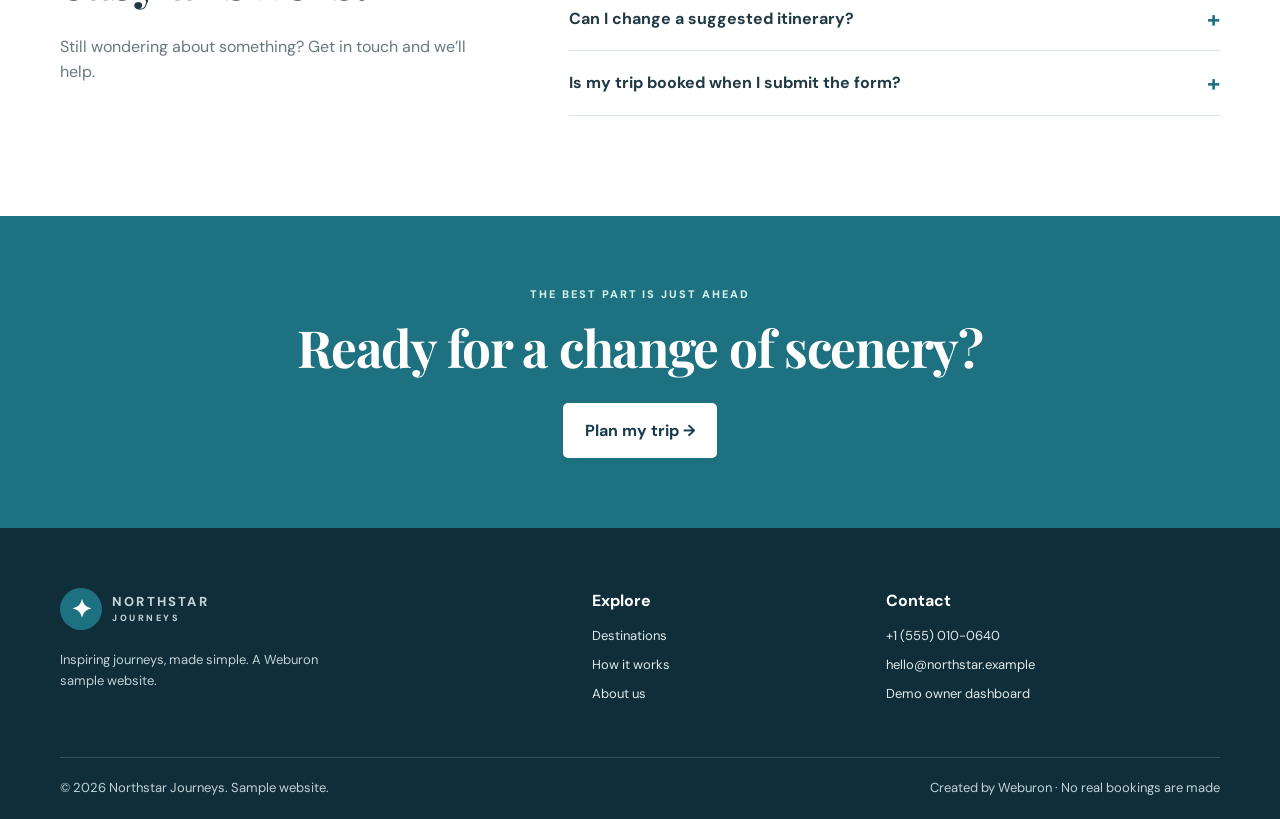
<file: northstar-travel/index.html>
<!doctype html><html lang="en"><head><meta charset="utf-8"><meta name="viewport" content="width=device-width, initial-scale=1"><meta name="theme-color" content="#183b4d"><meta name="description" content="Northstar Journeys sample travel agency website with destination ideas, trip packages and simple travel enquiries."><title>Northstar Journeys | Go somewhere wonderful</title><link rel="stylesheet" href="styles.css?v=photos3"></head><body>
<a class="skip" href="#main">Skip to content</a><div class="demo-bar">Weburon sample website · Trips, prices, reviews and agency details are fictional</div>
<header class="header"><div class="container nav"><a class="brand" href="#home"><span class="brand-mark">✦</span><span>NORTHSTAR<small>JOURNEYS</small></span></a><button class="menu-toggle" type="button" aria-label="Open menu" aria-controls="site-nav" aria-expanded="false">☰</button><nav id="site-nav" aria-label="Main navigation"><a href="#destinations">Destinations</a><a href="#how-it-works">How it works</a><a href="#about">About us</a><a href="#faq">FAQs</a><a class="nav-cta" href="#plan">Plan my trip ↗</a></nav></div></header>
<main id="main"><section class="hero" id="home"><div class="container hero-grid"><div class="hero-copy"><p class="eyebrow">YOUR NEXT STORY STARTS HERE</p><h1>Go somewhere <em>wonderful.</em></h1><p class="hero-lead">Thoughtfully planned getaways, exciting new places, and the freedom to simply enjoy the journey.</p><div class="hero-actions"><a class="button" href="#destinations">Explore trips <span>↗</span></a><a class="text-link" href="#plan">Build my getaway →</a></div><div class="hero-proof"><span>✦ Tailored ideas</span><span>✦ Friendly guidance</span><span>✦ Clear next steps</span></div></div><div class="hero-art"><img class="hero-photo" src="images/hero.webp" alt="Aerial view of palm trees beside a tropical beach" fetchpriority="high"><div class="art-stamp">the world<br>is waiting ✈</div><div class="art-caption"><strong>Find your kind of amazing</strong><span>Beach days to mountain trails</span></div></div></div></section>
<section class="benefits"><div class="container benefits-grid"><div><span>◈</span><strong>Trips that fit you</strong><p>Choose a style, pace and budget that feel right.</p></div><div><span>✧</span><strong>Help from real people</strong><p>Ask questions and get a clear plan before you go.</p></div><div><span>⌖</span><strong>Everything in one place</strong><p>Ideas, details and next steps made simple.</p></div></div></section>
<section id="destinations" class="section destinations"><div class="container"><div class="section-heading"><div><p class="eyebrow">WHERE TO NEXT?</p><h2>Explore our favorite escapes.</h2></div><p>From slower days by the sea to journeys full of discovery, find a starting point for your next adventure.</p></div><div class="filters" aria-label="Filter trips"><button class="filter active" data-filter="all" aria-pressed="true">All trips</button><button class="filter" data-filter="beach" aria-pressed="false">Beach escapes</button><button class="filter" data-filter="culture" aria-pressed="false">Culture & cities</button><button class="filter" data-filter="nature" aria-pressed="false">Nature & adventure</button></div><div id="trip-grid" class="trip-grid"></div><p class="disclaimer">Sample itineraries and starting prices for website demonstration only. Availability and final prices would need live confirmation.</p></div></section>
<section class="banner"><div class="container banner-grid"><div><p class="eyebrow">MADE FOR YOUR WAY OF TRAVEL</p><h2>More than a trip.<br><em>A story to tell.</em></h2><p>Tell us what excites you, and we’ll help shape an itinerary with just the right mix of exploring, resting and discovering.</p><a class="button button-light" href="#plan">Start planning →</a></div><div class="banner-art"><span class="passport">✦<small>NORTHSTAR<br>JOURNEYS</small></span><span class="ticket">BOARDING PASS<br><strong>YOUR NEXT ADVENTURE</strong><br>✈ &nbsp; ANYWHERE</span></div></div></section>
<section id="how-it-works" class="section steps-section"><div class="container"><div class="section-heading"><div><p class="eyebrow">SIMPLE FROM THE START</p><h2>Your adventure, in three easy steps.</h2></div></div><div class="steps"><div><span>01</span><h3>Share your idea</h3><p>Tell us your destination, travel dates, group size and what you love.</p></div><div><span>02</span><h3>Explore your options</h3><p>Review a suggested plan and choose what works for you.</p></div><div><span>03</span><h3>Get ready to go</h3><p>Confirm details with an agent and enjoy the anticipation.</p></div></div></div></section>
<section id="about" class="section about"><div class="container about-grid"><div class="about-art"><img class="about-photo" src="images/about.webp" alt="Ocean waves meeting a sandy shore" loading="lazy"></div><div><p class="eyebrow">WHY NORTHSTAR?</p><h2>Curious minds.<br>Beautiful places.</h2><p>We believe travel should feel exciting from the first idea to the final day. Our sample agency is designed around one simple promise: helpful planning, honest information, and room for the kind of moments you'll remember.</p><ul><li>Ideas for different interests and travel styles</li><li>Easy-to-understand itineraries</li><li>Support when plans need to change</li></ul><a class="text-link" href="#plan">Tell us about your trip →</a></div></div></section>
<section id="plan" class="section plan"><div class="container plan-grid"><div><p class="eyebrow">LET'S MAKE IT HAPPEN</p><h2>Tell us where you'd love to go.</h2><p>Share a few details and we’ll show how a travel enquiry would work. A real agent does not receive this demo form.</p><div class="contact-card"><strong>Prefer a conversation?</strong><a href="tel:+15550100640">+1 (555) 010-0640</a><span>Mon–Fri, 9:00 am–6:00 pm</span></div><p class="small-note">Demo only: enquiries are stored in this browser. Please do not enter sensitive personal or payment details.</p></div><form id="enquiry-form" class="form-card"><div class="form-row"><label>Your name<input name="name" autocomplete="name" required maxlength="80" placeholder="Full name"></label><label>Email address<input name="email" type="email" autocomplete="email" required maxlength="120" placeholder="you@example.com"></label></div><div class="form-row"><label>Where to?<select name="destination" id="destination-select" required><option value="">Choose a destination</option><option>Bali, Indonesia</option><option>Kyoto, Japan</option><option>Swiss Alps, Switzerland</option><option>Amalfi Coast, Italy</option><option>South Island, New Zealand</option><option>Marrakech, Morocco</option><option>I'm open to ideas</option></select></label><label>Travelers<input name="travelers" type="number" min="1" max="20" required value="2"></label></div><div class="form-row"><label>When would you travel?<input name="month" type="month" required></label><label>Approximate budget per person<select name="budget" required><option value="">Select a range</option><option>Under $1,000</option><option>$1,000–$2,500</option><option>$2,500–$5,000</option><option>$5,000+</option><option>Not sure yet</option></select></label></div><label>Trip style<select name="style" required><option value="">Choose a style</option><option>Relaxing</option><option>Culture & food</option><option>Nature & adventure</option><option>A bit of everything</option></select></label><label class="consent"><input type="checkbox" name="consent" required><span>I understand this is a sample website and this enquiry is not sent to a travel agency.</span></label><button class="button full" type="submit">Send demo enquiry →</button><p id="form-message" class="form-message" role="status" aria-live="polite"></p></form></div></section>
<section id="faq" class="section faq"><div class="container faq-grid"><div><p class="eyebrow">NEED TO KNOW</p><h2>Good questions, easy answers.</h2><p>Still wondering about something? Get in touch and we’ll help.</p></div><div class="faq-list"><details><summary>Can you tailor a trip to my budget?</summary><p>A real agency can propose options based on your preferred budget, dates and travel style. Sample prices here are illustrative only.</p></details><details><summary>Are flights included in the sample prices?</summary><p>No. These are illustrative starting prices and do not represent a bookable package. Final inclusions would be confirmed in a real quote.</p></details><details><summary>Can I change a suggested itinerary?</summary><p>Yes. The purpose of an enquiry is to find out what you enjoy and refine a plan before booking.</p></details><details><summary>Is my trip booked when I submit the form?</summary><p>No. This is a sample website. The form saves a demo enquiry only in your browser and makes no reservation.</p></details></div></div></section>
<section class="final-cta"><div class="container"><p class="eyebrow">THE BEST PART IS JUST AHEAD</p><h2>Ready for a change of scenery?</h2><a class="button button-light" href="#plan">Plan my trip →</a></div></section></main>
<footer><div class="container footer-grid"><div><a class="brand" href="#home"><span class="brand-mark">✦</span><span>NORTHSTAR<small>JOURNEYS</small></span></a><p>Inspiring journeys, made simple. A Weburon sample website.</p></div><div><strong>Explore</strong><a href="#destinations">Destinations</a><a href="#how-it-works">How it works</a><a href="#about">About us</a></div><div><strong>Contact</strong><a href="tel:+15550100640">+1 (555) 010-0640</a><a href="mailto:hello@northstar.example">hello@northstar.example</a><a href="owner.html">Demo owner dashboard</a></div></div><div class="container footer-bottom"><span>© <span id="year"></span> Northstar Journeys. Sample website.</span><span>Created by Weburon · No real bookings are made</span></div></footer>
<script src="script.js?v=photos2"></script></body></html>
</file>
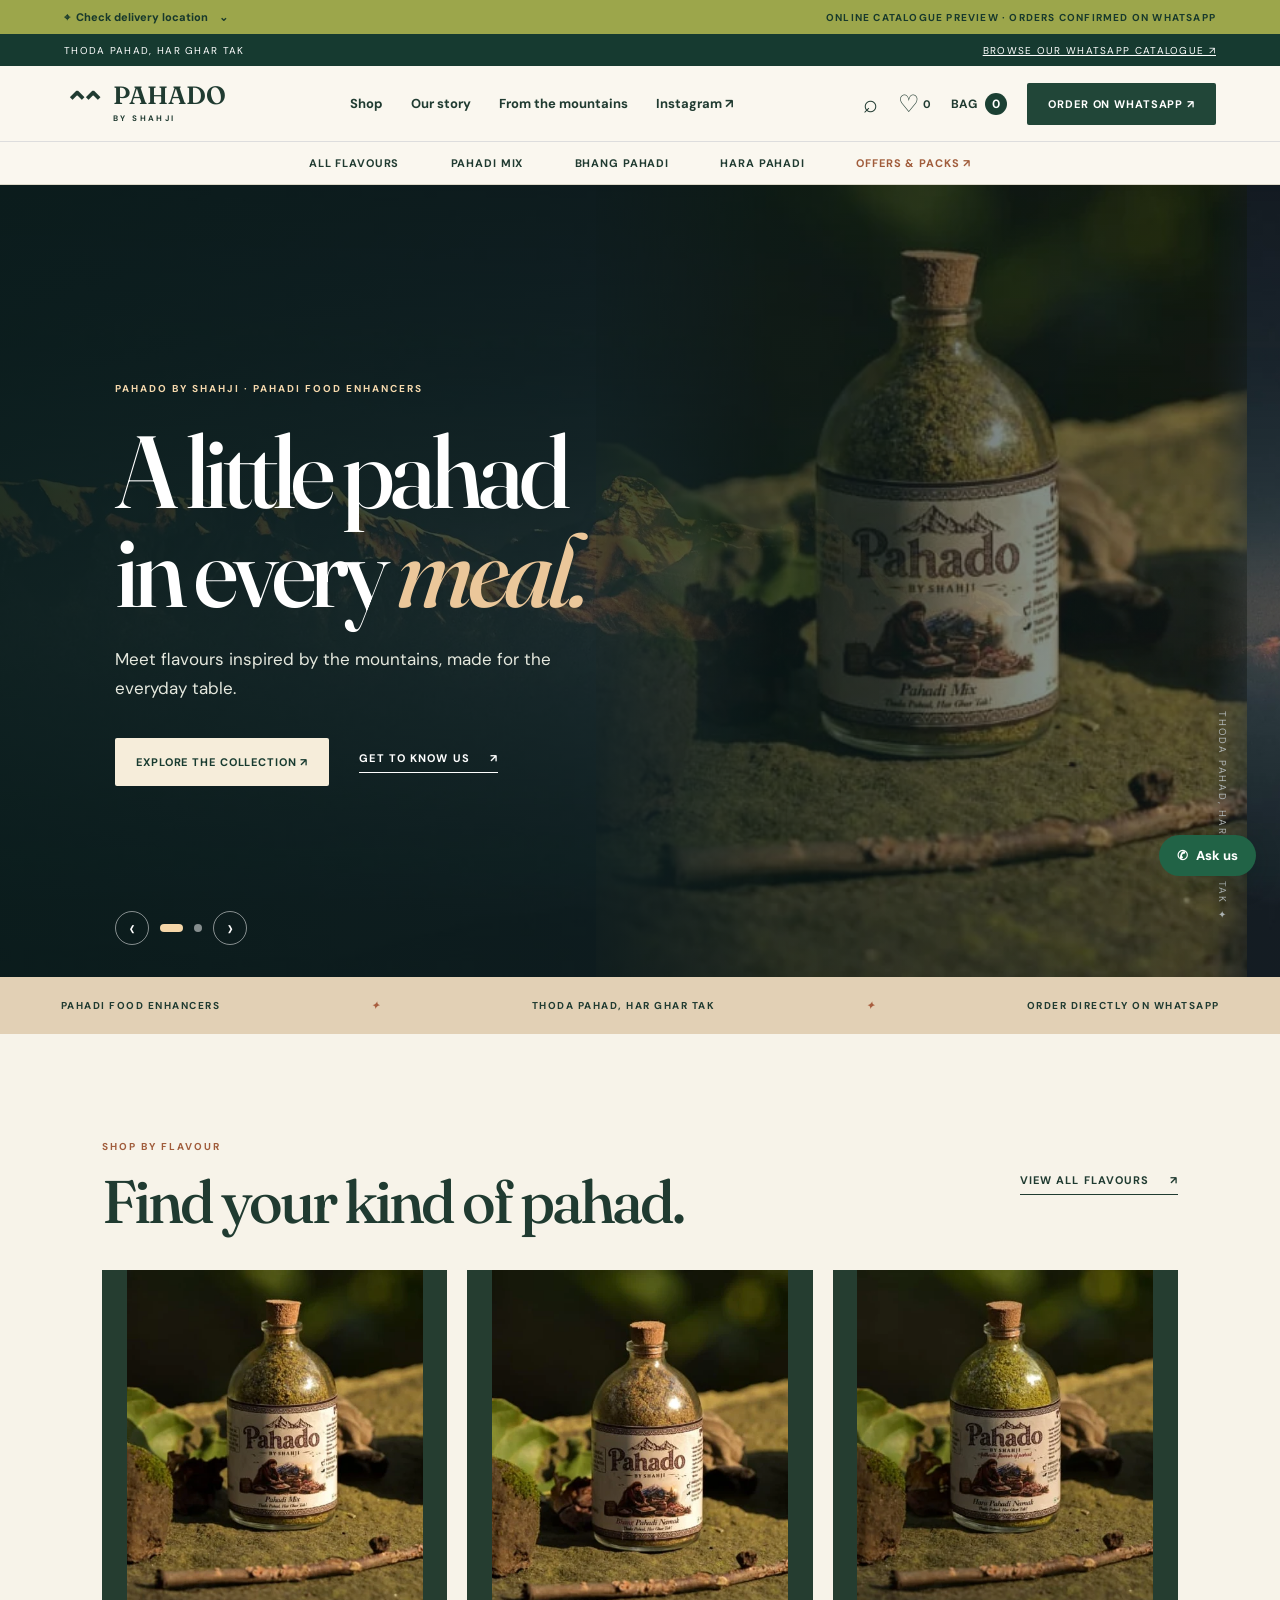
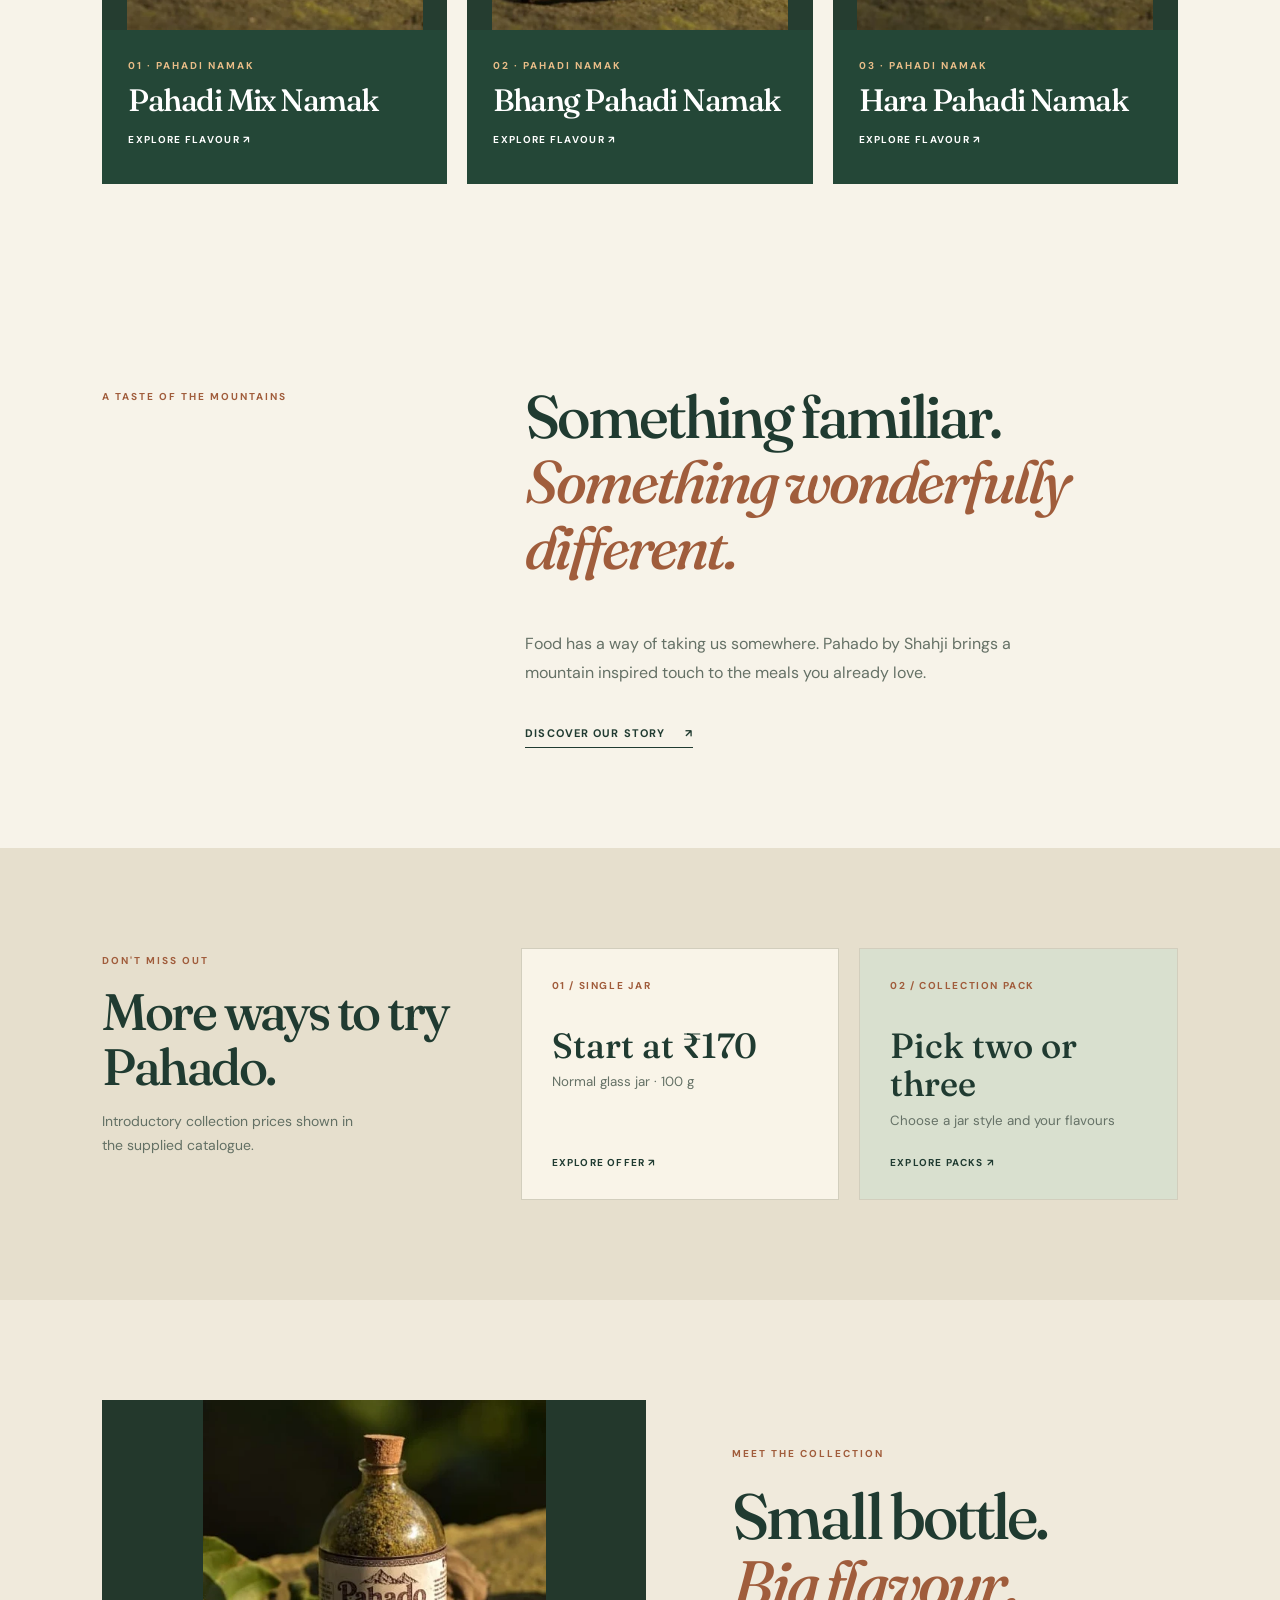
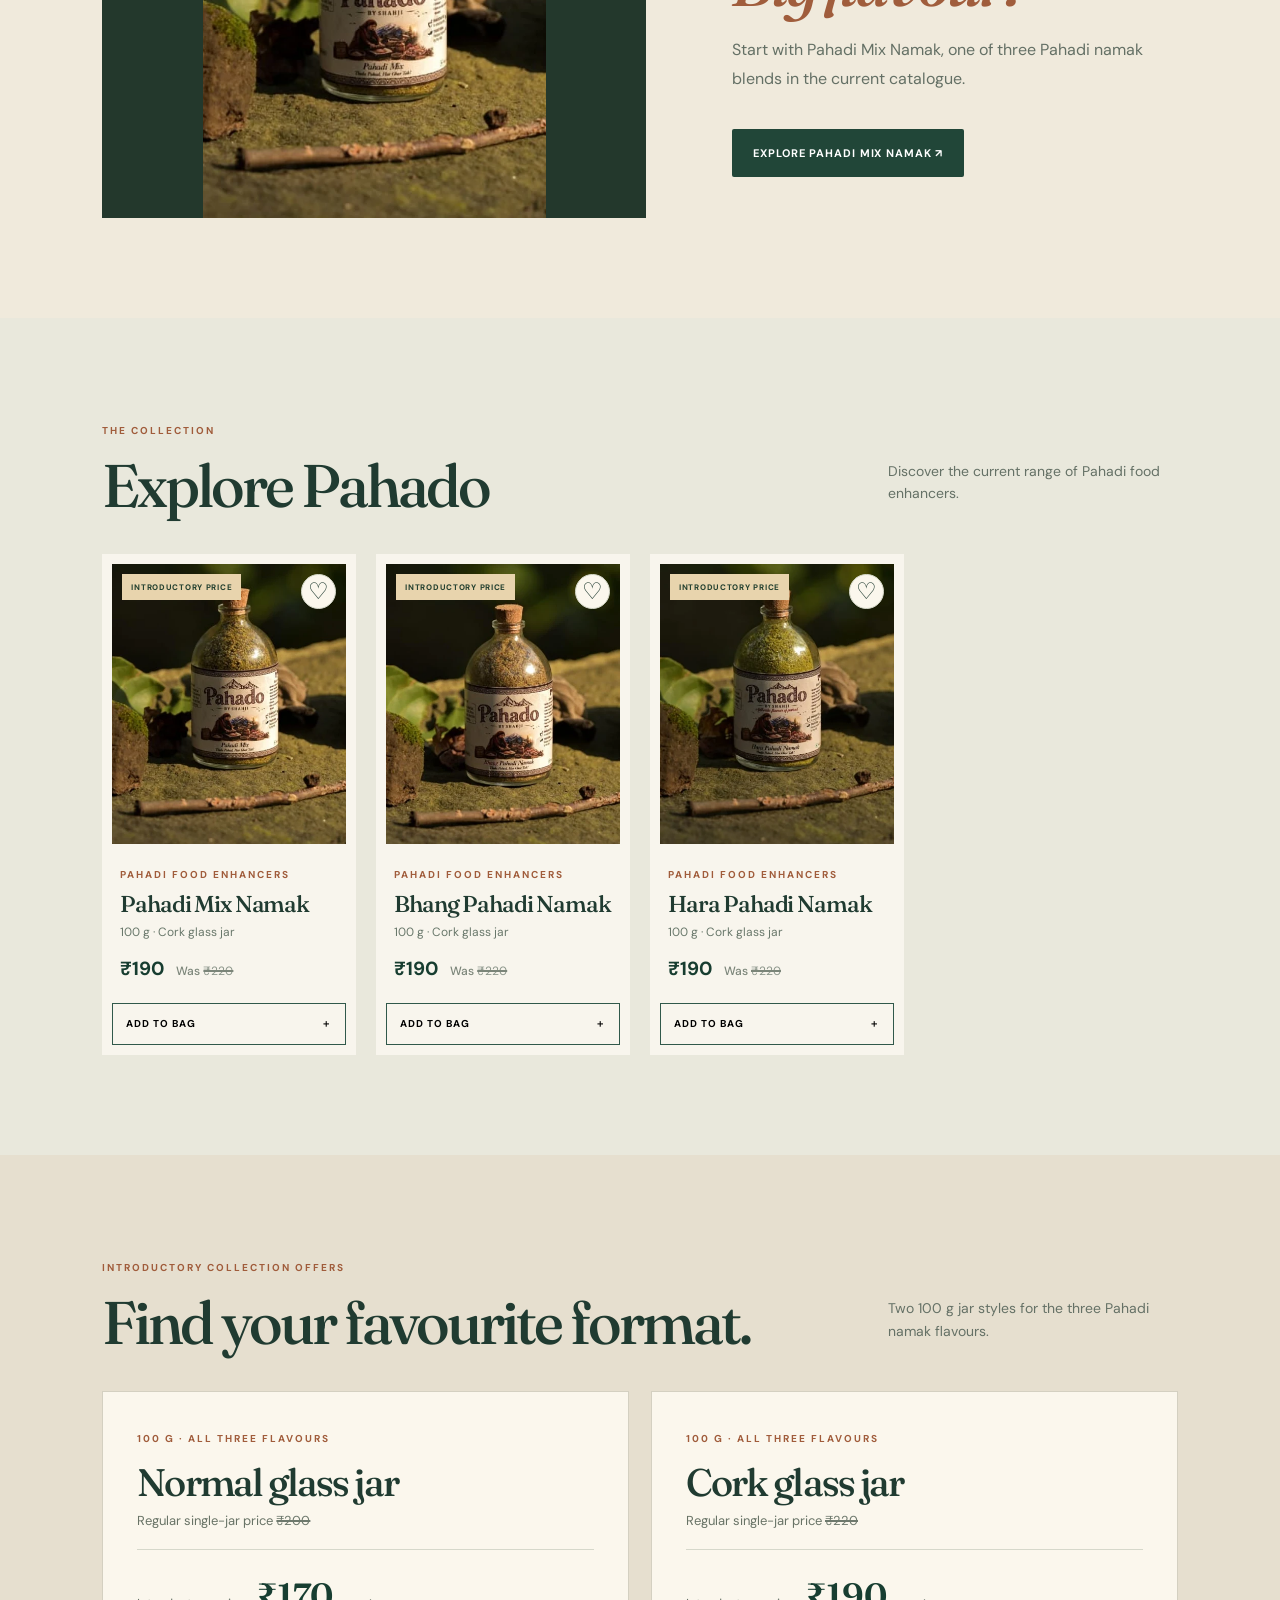
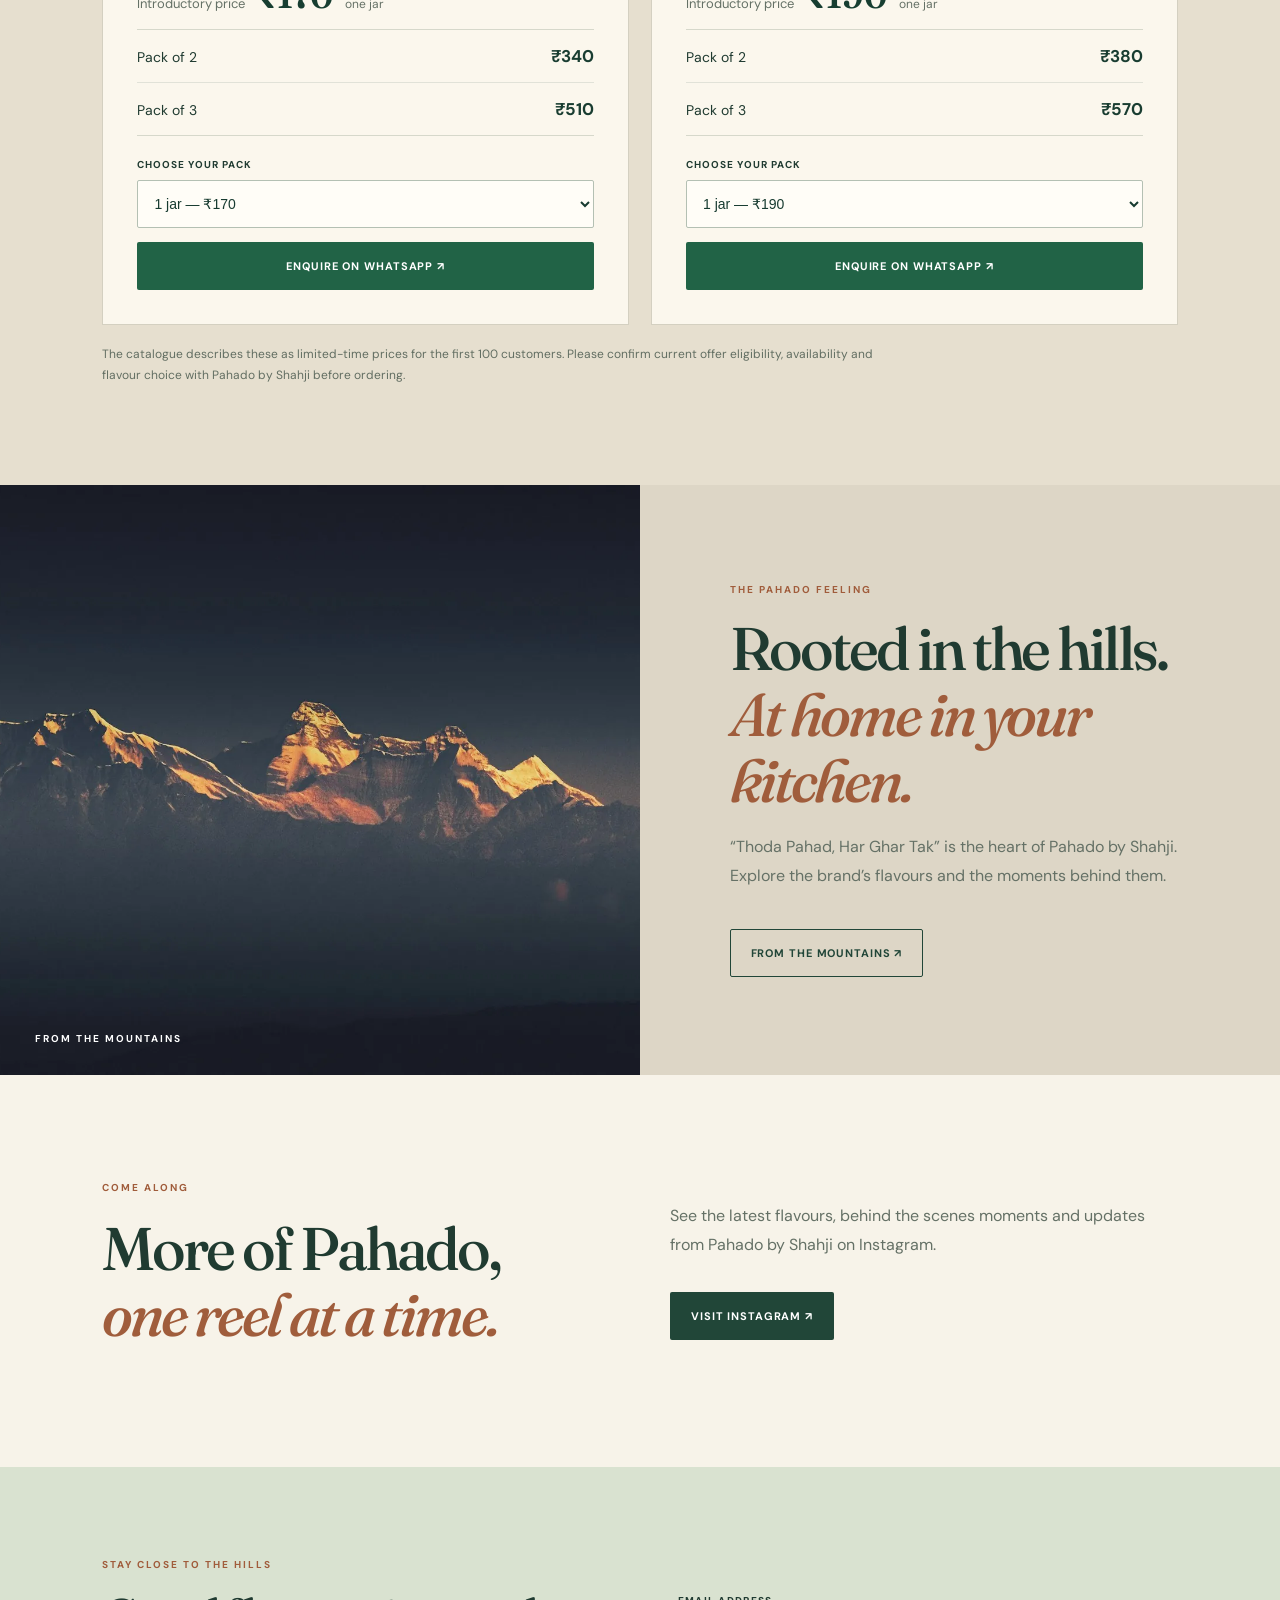
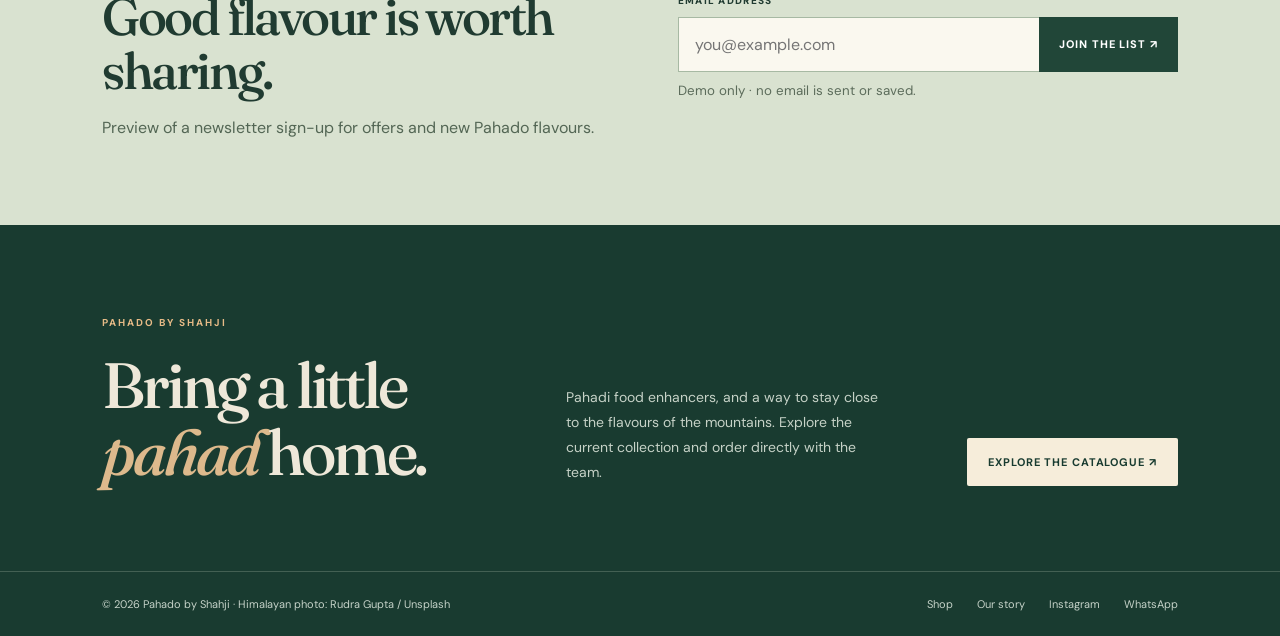
<file: client/pahado-by-shahji/index.html>
<!doctype html><html lang="en"><head><meta charset="UTF-8"/><meta name="viewport" content="width=device-width,initial-scale=1"/><meta name="theme-color" content="#17352f"/><link rel="icon" href="./favicon.svg" type="image/svg+xml"><meta name="description" content="Pahado by Shahji — Pahadi food enhancers. Explore the brand and enquire through WhatsApp."/><title>Pahado by Shahji — Thoda Pahad, Har Ghar Tak</title><link rel="preconnect" href="https://fonts.googleapis.com"><link rel="preconnect" href="https://fonts.gstatic.com" crossorigin><link href="https://fonts.googleapis.com/css2?family=DM+Sans:wght@400;500;600;700&family=Fraunces:opsz,wght@9..144,400;9..144,500;9..144,600&display=swap" rel="stylesheet"></head><body><div id="app"></div><style>:root{font-family:'DM Sans',Arial,sans-serif;color:#203b31;background:#f7f3e9}*{box-sizing:border-box}html{scroll-behavior:smooth}body{margin:0}body.drawer-open{overflow:hidden}a{color:inherit;text-decoration:none}button,input{font:inherit}button{cursor:pointer}h1,h2,h3{font-family:Fraunces,Georgia,serif;font-weight:500;letter-spacing:-.05em}h1,h2,h3,p{margin-top:0}img{display:block;max-width:100%}.eyebrow{font-size:10px;font-weight:700;letter-spacing:.2em;color:#a05c3b;text-transform:uppercase}.topbar{height:32px;padding:0 5%;background:#163a30;color:#fff;display:flex;align-items:center;justify-content:space-between;font-size:10px;letter-spacing:.13em;text-transform:uppercase}.topbar a{text-decoration:underline}.header{height:76px;padding:0 5%;display:flex;justify-content:space-between;align-items:center;background:#faf7ef;border-bottom:1px solid #ddd;position:sticky;top:0;z-index:10}.logo{display:flex;align-items:center;gap:10px;font:600 25px Fraunces,serif;line-height:.8}.logo small{display:block;font:700 8px 'DM Sans',sans-serif;letter-spacing:.3em;margin-top:8px}.logo-mark{font-size:30px;letter-spacing:-.3em;margin-right:7px}.desktop-nav,.nav-actions{display:flex;align-items:center;gap:28px}.desktop-nav{font-size:13px;font-weight:700}.nav-actions{gap:14px}.icon-button,.cart-button{border:0;background:transparent;color:inherit}.icon-button{font-size:25px}.cart-button{font-size:12px;font-weight:700;text-transform:uppercase}.cart-button span{display:inline-grid;place-items:center;width:22px;height:22px;border-radius:50%;background:#1b4033;color:#fff;margin-left:5px}.nav-whatsapp,.button{display:inline-flex;align-items:center;justify-content:center;background:#214638;color:#fff;min-height:48px;padding:0 20px;border:1px solid transparent;border-radius:2px;font-size:11px;font-weight:700;letter-spacing:.08em;text-transform:uppercase;text-align:center}.nav-whatsapp{min-height:42px}.button.cream{background:#f6edda;color:#183b30}.button.outline{background:transparent;border-color:#214638;color:#214638}.button.whatsapp{background:#216346}.mobile-menu,.mobile-nav{display:none}.hero{min-height:700px;height:calc(100svh - 108px);position:relative;display:flex;align-items:center;overflow:hidden;background:#17392f;color:#fff}.hero-visual,.hero-visual:after{position:absolute;inset:0}.hero-visual svg{width:100%;height:100%}.hero-visual:after{content:'';background:linear-gradient(90deg,#0d2d25ed 0%,#0d2d25a8 47%,#0d2d2515)}.hero-grain{position:absolute;inset:0;opacity:.09;background:repeating-linear-gradient(90deg,#fff 0 1px,transparent 1px 4px)}.hero-content{position:relative;z-index:1;margin-left:9%;max-width:850px;padding:60px 0}.hero .eyebrow{color:#f6d9ad}.hero h1{font-size:clamp(70px,8vw,125px);line-height:.97;margin:25px 0}.hero h1 em{color:#ebc79a}.hero p{font-size:17px;line-height:1.7;max-width:440px;color:#e5e8de}.hero-buttons{display:flex;gap:30px;align-items:center;margin-top:35px}.text-link{display:inline-flex;gap:20px;padding-bottom:7px;border-bottom:1px solid currentColor;text-transform:uppercase;font-size:11px;font-weight:700;letter-spacing:.1em}.hero-side{position:absolute;right:4%;bottom:7%;writing-mode:vertical-rl;font-size:10px;letter-spacing:.18em}.ticker{background:#e2d0b5;display:flex;justify-content:space-around;gap:30px;align-items:center;height:57px;white-space:nowrap;overflow:hidden;font-size:10px;font-weight:700;letter-spacing:.15em}.ticker i{color:#a85e3f}.section{padding:100px 8%}.intro{display:grid;grid-template-columns:1fr 2fr;gap:9%}.tiny-mountain{display:block;font:100px Georgia,serif;letter-spacing:-.2em;color:#bca989;margin-top:60px}.intro h2,.section-head h2,.story-copy h2,.social h2{font-size:clamp(43px,4.7vw,70px);line-height:1.09}.intro em,.story-copy em,.social em{color:#a05d3c}.intro p,.story-copy p,.social p{max-width:520px;font-size:16px;line-height:1.8;color:#657166}.intro .text-link{margin-top:22px}.collection{background:#e9e8dc}.section-head{display:flex;justify-content:space-between;align-items:end;gap:30px;margin-bottom:35px}.section-head h2{margin:14px 0 0}.section-head p{max-width:290px;color:#657166;font-size:14px;line-height:1.6}.catalog-fallback{display:grid;grid-template-columns:1fr 1fr;min-height:480px;background:#f8f4e9}.fallback-graphic{background:#d7c5a8;min-height:420px;display:flex;justify-content:center;align-items:center;flex-direction:column;position:relative;overflow:hidden}.fallback-graphic:before,.fallback-graphic:after{content:'';position:absolute;top:76%;left:-10%;width:120%;height:250px;background:#8ba797;transform:rotate(-12deg);border-radius:50%}.fallback-graphic:after{top:88%;background:#275847;transform:rotate(10deg)}.fallback-graphic span,.fallback-graphic i,.fallback-graphic small{z-index:1}.fallback-graphic span{font:600 clamp(55px,7vw,110px) Fraunces,serif;letter-spacing:-.07em}.fallback-graphic i{font-style:normal;font-size:30px;color:#a96744}.fallback-graphic small{font-weight:700;letter-spacing:.35em}.catalog-fallback>div:last-child{padding:12%;display:flex;align-items:flex-start;justify-content:center;flex-direction:column}.catalog-fallback h2,.catalog-fallback h3{font-size:clamp(40px,4vw,62px);line-height:1.1;margin:18px 0}.catalog-fallback p{max-width:380px;color:#657166;line-height:1.8;margin-bottom:25px}.story-panel{display:grid;grid-template-columns:1fr 1fr;min-height:590px}.story-scene{position:relative;min-height:400px;background:#325748;overflow:hidden}.story-scene svg{width:100%;height:100%;position:absolute;inset:0}.scene-label{position:absolute;bottom:30px;left:35px;color:#fff;font-size:10px;font-weight:700;letter-spacing:.2em}.story-copy{background:#ddd6c6;padding:14%;display:flex;align-items:flex-start;justify-content:center;flex-direction:column}.story-copy h2{margin:20px 0}.story-copy .button{margin-top:22px}.social{display:flex;gap:60px;align-items:center}.social>div{flex:1}.social h2{margin:20px 0}.social .button{margin-top:17px}footer{background:#193b30;color:#eee8d9}.footer-top{padding:85px 8%;display:grid;grid-template-columns:1.2fr 1fr auto;gap:8%;align-items:end}.footer-top .eyebrow{color:#e7bb87}.footer-top h2{font-size:clamp(45px,5vw,75px);line-height:1.05;margin:20px 0 0}.footer-top em{color:#ddb98c}.footer-top p{font-size:14px;color:#c6d2c7;line-height:1.8;max-width:330px;margin:0}.footer-bottom{border-top:1px solid #436053;display:flex;justify-content:space-between;padding:25px 8%;font-size:11px;color:#c5d2c8}.footer-bottom div{display:flex;gap:24px}.page-hero{background:#e4dccb;padding:90px 8%}.page-hero h1{font-size:clamp(65px,7vw,105px);line-height:1;margin:20px 0}.page-hero p{color:#647065}.story-hero{background:#204438;color:#f6eedf}.story-hero .eyebrow{color:#e3ba86}.story-hero p{color:#d7e0d4}.shop-section{min-height:400px}.shop-tools{display:flex;justify-content:space-between;gap:20px;margin-bottom:30px}.filters{display:flex;gap:8px;flex-wrap:wrap}.filter{border:1px solid #b9c6ba;background:transparent;border-radius:30px;padding:9px 18px;font-size:12px}.filter.active{background:#214638;color:#fff}.search-label{border-bottom:1px solid #acb6aa;display:flex;gap:8px;align-items:center}.search-label input{background:transparent;border:0;outline:0;padding:9px;min-width:200px}.product-grid{display:grid;grid-template-columns:repeat(4,1fr);gap:20px}.product-card{background:#f8f5ed;padding:10px}.product-image{height:280px;background:#e2dfd4;display:grid;place-items:center;text-align:center;font-size:12px;color:#69786b}.product-image img{width:100%;height:100%;object-fit:contain}.product-info{display:flex;justify-content:space-between;gap:12px;padding:18px 5px}.product-info h3{font-size:23px;margin:8px 0}.product-info strong{white-space:nowrap;font-size:13px}.product-info p{color:#69786b;font-size:12px}.small-add{width:100%;background:transparent;border:1px solid #31594b;padding:13px;display:flex;justify-content:space-between;text-transform:uppercase;font-size:10px;font-weight:700;letter-spacing:.1em}.empty-state{text-align:center;padding:80px}.breadcrumbs{padding:22px 8%;font-size:11px;color:#6b786c}.breadcrumbs a{text-decoration:underline}.product-detail{padding:20px 8% 100px;display:grid;grid-template-columns:1.05fr .95fr;gap:7%}.detail-image{min-height:560px;background:#e8e2d5;display:grid;place-items:center;position:relative;color:#718071}.detail-image img{width:100%;height:100%;object-fit:contain}.detail-image small{position:absolute;bottom:15px;left:20px}.detail-copy h1{font-size:clamp(45px,5vw,74px);line-height:1.05;margin:20px 0}.detail-copy .price{font-size:26px;font-weight:700}.detail-copy>p:not(.price){color:#627065;line-height:1.7}.detail-actions{display:flex;gap:12px;margin:30px 0 12px}.detail-actions label{font-size:11px;text-transform:uppercase;font-weight:700;letter-spacing:.1em}.detail-actions input{display:block;width:85px;padding:13px;margin-top:4px;background:transparent;border:1px solid #b5c0b3}.detail-actions .button{align-self:end;flex:1}.detail-copy>.whatsapp{width:100%}.detail-copy .fine{font-size:11px}.detail-copy details{border-top:1px solid #ced4c9;padding:20px 0}.detail-copy summary{cursor:pointer;font-weight:700;font-size:13px}.detail-copy details p{margin:15px 0 0;color:#637065;line-height:1.7}.not-found{padding:140px 8%;min-height:60vh}.not-found h1{font-size:60px}.scrim{position:fixed;inset:0;background:#061b16aa;z-index:40}.cart-drawer{position:fixed;right:0;top:0;bottom:0;width:min(470px,100%);z-index:41;background:#f8f5ed;display:flex;flex-direction:column}.drawer-head{padding:23px 28px;border-bottom:1px solid #d5d9ce;display:flex;justify-content:space-between;align-items:center}.drawer-head h2{margin:0;font-size:29px}.drawer-head h2 span{font:14px 'DM Sans',sans-serif}.cart-empty{margin:auto;text-align:center;padding:40px}.cart-empty>div{font-size:50px;color:#a05d3c}.cart-empty h3{font-size:37px}.cart-empty p{line-height:1.7;color:#657166}.cart-lines{padding:20px 28px;overflow:auto;flex:1}.cart-line{display:flex;gap:17px;padding:17px 0;border-bottom:1px solid #d5d9ce}.cart-thumb{width:90px;height:105px;background:#e4dfd2;display:grid;place-items:center;flex:none}.cart-thumb img{height:100%;object-fit:contain}.cart-line strong,.cart-line small,.cart-line span{display:block;margin-bottom:6px}.cart-line small{color:#687569}.qty-controls{display:flex;gap:12px;align-items:center}.qty-controls button{background:transparent;border:1px solid #a7b4a8;width:26px;height:26px}.drawer-bottom{padding:24px 28px;border-top:1px solid #d5d9ce}.drawer-bottom .button{width:100%}.drawer-bottom p{font-size:11px;color:#667366}.subtotal{display:flex;justify-content:space-between}@media(max-width:1100px){.desktop-nav{gap:15px}.nav-whatsapp{display:none}.product-grid{grid-template-columns:repeat(2,1fr)}.footer-top{grid-template-columns:1fr 1fr}.footer-top .button{grid-column:1/-1;justify-self:start}}@media(max-width:750px){.topbar{justify-content:center}.topbar a{display:none}.header{height:67px}.logo{font-size:21px}.desktop-nav,.nav-actions>.icon-button:first-child{display:none}.mobile-menu{display:block}.mobile-nav{display:flex;position:sticky;top:67px;z-index:11;background:#faf7ef;flex-direction:column;gap:18px;padding:18px 5%;font-size:14px;font-weight:700;border-bottom:1px solid #ddd}.hero{height:auto;min-height:650px}.hero-content{margin:0 7%;padding:90px 0}.hero h1{font-size:clamp(58px,11vw,83px)}.hero p{font-size:15px}.hero-side{display:none}.ticker{justify-content:flex-start}.section{padding:75px 6%}.intro{grid-template-columns:1fr;gap:15px}.tiny-mountain{display:none}.intro h2,.section-head h2,.story-copy h2,.social h2{font-size:clamp(40px,9vw,60px)}.section-head{align-items:start;flex-direction:column}.catalog-fallback,.story-panel{grid-template-columns:1fr}.fallback-graphic{min-height:340px}.catalog-fallback>div:last-child{padding:11% 8%}.story-scene{min-height:350px}.story-copy{padding:65px 8%}.social{display:block}.footer-top{display:block;padding:65px 6%}.footer-top p{margin:30px 0}.footer-bottom{flex-direction:column;gap:15px;padding:25px 6%}.page-hero{padding:75px 6%}.shop-tools{flex-direction:column}.product-detail{grid-template-columns:1fr;padding:20px 6% 75px}.detail-image{min-height:400px}}@media(max-width:500px){.hero{min-height:620px}.hero h1{font-size:59px}.hero-buttons{align-items:start;flex-direction:column;gap:26px}.section{padding:65px 5%}.product-grid{grid-template-columns:1fr}.product-image{height:330px}.fallback-graphic{min-height:290px}.fallback-graphic span{font-size:64px}.page-hero h1{font-size:55px}.footer-bottom div{flex-wrap:wrap}.detail-image{min-height:350px}}@media(prefers-reduced-motion:reduce){html{scroll-behavior:auto}}
.hero-photo{position:absolute;right:0;top:0;width:56%;height:100%;object-fit:cover;object-position:center}.hero-visual:after{z-index:1}.hero-grain{z-index:2}.card-prices{display:flex;flex-direction:column;align-items:flex-end;gap:4px}.card-prices del,.detail-copy .price del{font-size:12px;color:#8c968b;font-weight:400}.detail-copy .price del{font-size:18px;margin-left:10px}.featured{display:grid;grid-template-columns:1.1fr .9fr;gap:8%;align-items:center;background:#f0eadc}.featured-image{aspect-ratio:1.3;background:#d4d1bd;overflow:hidden}.featured-image img{width:100%;height:100%;object-fit:cover}.featured h2{font-size:clamp(44px,5vw,72px);line-height:1.05;margin:20px 0}.featured h2 em{color:#a05d3c}.featured p{line-height:1.8;color:#647065;max-width:420px}.featured .button{margin-top:20px}@media(max-width:750px){.hero-photo{width:100%;opacity:.46}.featured{grid-template-columns:1fr;gap:35px}.featured-image{aspect-ratio:1.15}.hero-visual:after{background:linear-gradient(90deg,#0d2d25df,#0d2d2577)}}
.hero-photo{object-fit:contain;background:#1b2e23}
@media(min-width:751px){.hero-photo{mask-image:linear-gradient(to right,transparent 0%,#000 20%)}}
.hero-grain{opacity:.025}
/* Catalogue hierarchy: keep photographs, names and prices in separate blocks. */
.product-card{display:flex;flex-direction:column;min-width:0}
.product-image{overflow:hidden;flex:none;background:#243627}
.product-image img{object-fit:contain}
.product-info{display:block;flex:1;min-width:0;padding:18px 8px 22px}
.product-info>div:first-child{min-width:0}
.product-info h3{overflow-wrap:anywhere;margin:8px 0 7px;line-height:1.16}
.product-info p{margin:0}
.card-prices{display:flex;flex-direction:row;align-items:baseline;justify-content:flex-start;gap:12px;margin-top:16px;white-space:nowrap}
.sale-price{font-size:19px;font-weight:700;color:#173d30}
.original-price{font-size:12px;font-weight:500;color:#7b8579;white-space:nowrap}
.original-price del{text-decoration:line-through;text-decoration-color:#7b8579;text-decoration-thickness:1.5px}
.detail-copy .price{display:flex;align-items:baseline;gap:15px;flex-wrap:wrap}
.detail-copy .price .sale-price{font-size:27px}
.detail-copy .price .original-price{font-size:15px}
.hero-visual .mountain-photo{position:absolute;inset:0;width:100%;height:100%;object-fit:cover;object-position:center 54%}
.story-scene .mountain-photo{position:absolute;inset:0;width:100%;height:100%;object-fit:cover;object-position:center}
.hero-visual .hero-photo{width:42%;height:100%;right:1%;object-fit:contain;object-position:center;background:transparent;mask-image:radial-gradient(ellipse at center,#000 43%,transparent 76%)}
.hero-visual:after{background:linear-gradient(90deg,rgba(9,28,27,.88) 0%,rgba(9,28,27,.72) 42%,rgba(9,28,27,.3) 100%)}
.hero-content{width:50%;max-width:720px}
.hero-grain{display:none}
@media(max-width:750px){
 .hero{min-height:760px;align-items:flex-start}
 .hero-content{width:86%;margin:0 7%;padding:70px 0 385px}
 .hero-visual .hero-photo{width:100%;height:380px;top:auto;bottom:0;right:0;opacity:1;mask-image:linear-gradient(to bottom,transparent 0%,#000 22%,#000 100%)}
 .hero-visual:after{background:linear-gradient(to bottom,rgba(8,30,28,.95) 0%,rgba(8,30,28,.86) 55%,rgba(8,30,28,.18) 100%)}
 .hero-visual .mountain-photo{object-position:58% center}
}
@media(max-width:500px){.hero{min-height:800px}.hero-content{padding-top:62px;padding-bottom:395px}.hero h1{font-size:clamp(54px,14vw,66px)}.hero-visual .hero-photo{height:370px}.product-info{padding:20px 10px}}
.featured-image{background:#23382c}
.featured-image img{object-fit:contain}
@media(min-width:751px){.hero-visual .hero-photo{object-fit:contain}}
/* Catalogue offer formats and pack choices. */
.offers{background:#e6dfcf}
.offer-grid{display:grid;grid-template-columns:repeat(2,minmax(0,1fr));gap:22px}
.offer-card{background:#fbf7ed;border:1px solid #d4d0c1;padding:34px;display:flex;flex-direction:column;min-width:0}
.offer-card-top{border-bottom:1px solid #d6d8cb;padding-bottom:20px}
.offer-card h3{font-size:clamp(30px,3vw,44px);line-height:1.1;margin:14px 0 9px}
.offer-card-top p{font-size:13px;color:#687366;margin:0}
.offer-card-top del{color:#6e796d;text-decoration-thickness:1.5px}
.offer-price{display:flex;align-items:baseline;gap:12px;padding:24px 0 12px;flex-wrap:wrap}
.offer-price span{color:#657166;font-size:13px}
.offer-price strong{font:600 35px Fraunces,Georgia,serif;color:#173e31}
.offer-price small{font-size:12px;color:#657166}
.offer-pack-list{border-block:1px solid #d6d8cb;margin-bottom:22px}
.offer-pack-list>div{display:flex;justify-content:space-between;align-items:baseline;gap:14px;padding:15px 0;font-size:14px}
.offer-pack-list>div+div{border-top:1px solid #e1e2d8}
.offer-pack-list strong{font-size:17px;color:#193d31}
.offer-picker{display:block;text-transform:uppercase;letter-spacing:.1em;font-size:10px;font-weight:700;margin-top:auto}
.offer-picker select{display:block;width:100%;margin:9px 0 14px;padding:14px 12px;border:1px solid #b4c0b3;border-radius:2px;background:#fffdf7;color:#173b30;font-size:14px;letter-spacing:0;text-transform:none}
.offer-order{width:100%}
.offer-terms{font-size:12px;color:#626e62;line-height:1.7;margin:19px 0 0;max-width:800px}
@media(max-width:750px){.offer-grid{grid-template-columns:1fr}.offer-card{padding:27px}.offers .section-head p{max-width:420px}}
/* Keep the original layered hero treatment with a real mountain backdrop. */
@media(min-width:751px){
 .hero-visual .hero-photo{width:56%;right:0;opacity:.86;mask-image:linear-gradient(to right,transparent 0%,#000 29%,#000 90%,transparent 100%)}
}
@media(max-width:750px){
 .hero-visual .hero-photo{opacity:.88;mask-image:linear-gradient(to bottom,transparent 0%,#000 23%,#000 94%,transparent 100%)}
}
/* Storefront preview features, adapted to the Pahado catalogue. */
.delivery-strip{height:34px;padding:0 5%;display:flex;align-items:center;justify-content:space-between;gap:20px;background:#9ca64b;color:#18392c;font-size:11px;font-weight:700;letter-spacing:.04em}
.delivery-strip button{border:0;background:none;color:inherit;font-size:11px;font-weight:800;padding:6px 0;text-align:left}
.delivery-strip button span{margin-left:8px}
.delivery-strip>span{font-size:10px;text-transform:uppercase;letter-spacing:.12em}
.saved-header{font-size:24px;line-height:1;white-space:nowrap;display:inline-flex;align-items:center;gap:3px}
.saved-header span{font:700 11px 'DM Sans',sans-serif}
.flavour-nav{min-height:43px;padding:0 5%;display:flex;align-items:center;justify-content:center;gap:clamp(18px,4vw,60px);background:#faf7ef;border-bottom:1px solid #ddd9ca;font-size:11px;font-weight:700;text-transform:uppercase;letter-spacing:.08em}
.flavour-nav a:hover,.desktop-nav a:hover{color:#a05c3b}
.flavour-nav a:last-child{color:#a05c3b}
.header{top:0}
.hero-controls{position:absolute;z-index:4;left:9%;bottom:32px;display:flex;align-items:center;gap:11px}
.hero-controls button{border:0;color:#fff;background:transparent;display:grid;place-items:center;padding:0}
.hero-controls button:first-child,.hero-controls button:last-child{height:34px;width:34px;border:1px solid #ffffff80;border-radius:50%;font-size:23px;line-height:1}
.hero-controls button:nth-child(2),.hero-controls button:nth-child(3){width:8px;height:8px;border-radius:50%;background:#ffffff80}
.hero-controls button.current{width:23px;border-radius:10px;background:#f5d6a8}
.hero-promo .hero-content{max-width:800px}
.hero-promo h1{font-size:clamp(58px,7vw,108px)}
.flavour-section{background:#f7f3e9}
.flavour-section .section-head .text-link{align-self:center}
.flavour-tiles{display:grid;grid-template-columns:repeat(3,minmax(0,1fr));gap:20px}
.flavour-tile{position:relative;min-width:0;background:#253d30;color:#fff;overflow:hidden}
.flavour-tile img{width:100%;height:360px;object-fit:contain;transition:transform .35s ease}
.flavour-tile:hover img{transform:scale(1.035)}
.flavour-tile>div{padding:23px 26px;background:#244737;min-height:154px}
.flavour-tile .eyebrow{color:#e9bd88}
.flavour-tile h3{font-size:31px;line-height:1.08;margin:10px 0}
.flavour-tile>div>span:last-child{font-size:10px;text-transform:uppercase;font-weight:700;letter-spacing:.13em}
.deal-highlights{display:grid;grid-template-columns:1.25fr 1fr 1fr;gap:20px;align-items:stretch;background:#e6dfcd}
.deal-highlights h2{font-size:clamp(42px,4vw,60px);line-height:1.07;margin:16px 0}
.deal-highlights p{font-size:14px;line-height:1.7;color:#637064;max-width:270px}
.deal-highlights>a{display:flex;flex-direction:column;min-height:250px;padding:30px;background:#f9f4e8;border:1px solid #d2cebd}
.deal-highlights>a:nth-of-type(2){background:#d9e0cf}
.deal-highlights>a>span{font-size:10px;font-weight:700;letter-spacing:.16em;color:#a05c3b}
.deal-highlights strong{font:500 35px Fraunces,Georgia,serif;line-height:1.1;margin:35px 0 7px}
.deal-highlights small{color:#657166;line-height:1.5}
.deal-highlights b{font-size:10px;letter-spacing:.12em;text-transform:uppercase;margin-top:auto;padding-top:25px}
.product-card{position:relative}
.save-button{position:absolute;top:20px;right:20px;z-index:2;display:grid;place-items:center;width:35px;height:35px;border:1px solid #d5d8c9;border-radius:50%;background:#fbf7ed;color:#203b31;font-size:23px;line-height:1}
.save-button.is-saved{color:#a05c3b}
.card-offer-badge{position:absolute;top:20px;left:20px;z-index:2;padding:8px 9px;background:#e8d4ad;color:#244130;font-size:8px;font-weight:800;letter-spacing:.09em}
.shop-intro-bar{display:flex;justify-content:space-between;gap:25px;padding-bottom:20px;margin-bottom:28px;border-bottom:1px solid #cbd1c4;font-size:12px}
.shop-intro-bar span{color:#667367}
.shop-section .shop-tools{align-items:center}
.shop-section .product-grid{grid-template-columns:repeat(3,minmax(0,1fr))}
.shop-section .product-image{height:360px}
.saved-section{min-height:360px}
.jar-options{border:0;padding:0;margin:25px 0 0;display:grid;grid-template-columns:repeat(2,minmax(0,1fr));gap:9px}
.jar-options legend{font-size:11px;font-weight:800;text-transform:uppercase;letter-spacing:.12em;margin-bottom:12px}
.jar-option{position:relative;cursor:pointer}
.jar-option input{position:absolute;opacity:0}
.jar-option span{display:block;border:1px solid #b8c5b7;padding:13px 14px;min-height:76px;background:#fbf8f0}
.jar-option input:checked+span{border:2px solid #204537;background:#e8eee2;padding:12px 13px}
.jar-option input:focus-visible+span{outline:3px solid #a0aa54}
.jar-option strong,.jar-option small{display:block}
.jar-option strong{font-size:12px}
.jar-option small{margin-top:6px;color:#667466}
.variant-note{font-size:11px!important;line-height:1.5!important;margin:10px 0 0}
.newsletter-section{display:grid;grid-template-columns:1fr 1fr;gap:7%;padding:85px 8%;background:#d9e2d0;color:#203b31;align-items:center}
.newsletter-section h2{font-size:clamp(42px,4vw,62px);line-height:1.05;margin:17px 0}
.newsletter-section p{color:#536654;line-height:1.6;margin:0}
.newsletter-section form label{display:block;font-size:10px;font-weight:800;letter-spacing:.13em;text-transform:uppercase;margin-bottom:10px}
.newsletter-section form>div{display:flex}
.newsletter-section input{width:100%;min-width:0;background:#faf8ef;border:1px solid #a7b9a3;border-right:0;padding:16px;color:#203b31}
.newsletter-section button{border:0;background:#214638;color:#fff;padding:0 20px;font-size:11px;font-weight:800;text-transform:uppercase;letter-spacing:.08em;white-space:nowrap}
.newsletter-section small{display:block;margin-top:10px;color:#5c6c5b}
.newsletter-section form p{margin-top:12px;font-weight:700}
.floating-whatsapp{position:fixed;z-index:9;bottom:24px;right:24px;display:flex;align-items:center;gap:8px;background:#216346;color:#fff;padding:12px 18px;border-radius:40px;box-shadow:0 7px 25px #061b1640;font-size:13px;font-weight:800}
.floating-whatsapp:first-letter{font-size:20px}
.feature-scrim{position:fixed;inset:0;background:#061b16a8;z-index:50}
.location-panel{position:fixed;z-index:51;top:50%;left:50%;transform:translate(-50%,-50%);width:min(500px,calc(100% - 30px));background:#fcf9f1;color:#203b31;padding:38px;box-shadow:0 18px 50px #061b1644}
.panel-close{position:absolute;right:20px;top:15px;border:0;background:none;font-size:28px;color:#203b31}
.location-panel h2{font-size:43px;line-height:1.1;margin:16px 0}
.location-panel p{color:#617162;line-height:1.6}
.location-panel label{font-size:11px;font-weight:800;text-transform:uppercase;letter-spacing:.1em}
.location-panel form>div{display:flex;margin-top:9px}
.location-panel input{min-width:0;width:100%;border:1px solid #aebbad;padding:14px;background:#fff}
.location-panel form button{border:0;background:#214638;color:#fff;padding:0 23px;font-weight:800}
.location-panel .location-note{background:#e4eddf;padding:12px 15px;color:#254a35;margin:18px 0 0}
@media(max-width:1100px){
 .flavour-nav{gap:18px;font-size:10px}
 .flavour-tile img{height:300px}
 .deal-highlights{grid-template-columns:1fr 1fr}
 .deal-highlights>div:first-child{grid-column:1/-1}
 .shop-section .product-grid{grid-template-columns:repeat(2,minmax(0,1fr))}
}
@media(max-width:750px){
 .delivery-strip>span{display:none}
 .delivery-strip{justify-content:center}
 .topbar{height:28px}
 .flavour-nav{justify-content:flex-start;overflow-x:auto;white-space:nowrap;padding:0 5%}
 .nav-actions>.icon-button:first-child{display:block}
 .saved-header{font-size:21px}
 .flavour-tiles{grid-template-columns:1fr 1fr}
 .flavour-tile img{height:250px}
 .flavour-tile h3{font-size:27px}
 .newsletter-section{grid-template-columns:1fr;gap:30px;padding:65px 6%}
 .hero-controls{left:7%;bottom:16px}
}
@media(max-width:500px){
 .delivery-strip{height:32px}
 .nav-actions{gap:8px}
 .nav-actions>.icon-button:first-child{font-size:20px}
 .saved-header{font-size:19px}
 .flavour-tiles,.deal-highlights{grid-template-columns:1fr}
 .flavour-tile img{height:300px}
 .deal-highlights>div:first-child{grid-column:auto}
 .deal-highlights>a{min-height:205px}
 .shop-section .product-grid{grid-template-columns:1fr}
 .shop-section .product-image{height:330px}
 .shop-intro-bar{display:block}
 .shop-intro-bar span{display:block;margin-top:8px}
 .jar-options{grid-template-columns:1fr}
 .newsletter-section form>div{display:block}
 .newsletter-section input{border-right:1px solid #a7b9a3}
 .newsletter-section button{width:100%;padding:15px}
 .floating-whatsapp{bottom:14px;right:14px;padding:12px}
 .floating-whatsapp span{display:none}
}
.flavour-nav{scrollbar-width:none}
.flavour-nav::-webkit-scrollbar{display:none}
</style><script>const products = [{"slug":"pahadi-mix-namak","name":"Pahadi Mix Namak","category":"Pahadi food enhancers","price":190,"comparePrice":220,"size":"100 g · Cork glass jar","image":"/pahadi-mix-namak.webp","shortDescription":"A blend of Pahadi herbs for everyday meals.","description":"Pahadi Mix Namak features traditional Pahadi herbs including bhang, timur and jakhiya. The catalogue suggests it with fruit, salads, buttermilk, yoghurt and dal rice.","howToUse":"Sprinkle over fruit, salads, buttermilk, yoghurt or dal rice."},{"slug":"bhang-pahadi-namak","name":"Bhang Pahadi Namak","category":"Pahadi food enhancers","price":190,"comparePrice":220,"size":"100 g · Cork glass jar","image":"/bhang-pahadi-namak.webp","shortDescription":"An earthy blend featuring bhang seeds and Pahadi herbs.","description":"The catalogue describes this as a traditional inspired blend of Pahadi herbs, bhang seeds, coriander, salt and timur. It suggests serving it with buttermilk, fruit, salads and everyday meals.","howToUse":"Sprinkle over buttermilk, fruit, salads or everyday meals."},{"slug":"hara-pahadi-namak","name":"Hara Pahadi Namak","category":"Pahadi food enhancers","price":190,"comparePrice":220,"size":"100 g · Cork glass jar","image":"/hara-pahadi-namak.webp","shortDescription":"A green herb blend with coriander, chilli and timur.","description":"The catalogue describes a blend of green coriander, green chilli, timur, rock salt, cumin and traditional Pahadi herbs. It suggests serving it with fruit, salads, snacks, dahi and everyday meals.","howToUse":"Sprinkle over fruit, salads, snacks, dahi or everyday meals."}];
const PHONE='919005422678';
const CATALOG='https://wa.me/c/'+PHONE;
const INSTAGRAM='https://www.instagram.com/pahadobyshahji/reels/';
const app=document.querySelector('#app');
const readCart=()=>{try{return JSON.parse(localStorage.getItem('pahado-cart')||'{}')}catch{return {}}};
const state={cart:readCart(),filter:'All',search:'',menu:false,cartOpen:false};
const esc=s=>String(s??'').replace(/[&<>"']/g,c=>({'&':'&amp;','<':'&lt;','>':'&gt;','"':'&quot;',"'":'&#39;'}[c]));
const money=n=>typeof n==='number'?'₹'+n.toLocaleString('en-IN'):'Price on request';
const asset=path=>new URL(String(path).replace(/^\//,''),document.baseURI).href;
const wa=(message)=>'https://wa.me/'+PHONE+'?text='+encodeURIComponent(message);
const cartLines=()=>Object.entries(state.cart).map(([id,qty])=>({product:products.find(p=>p.slug===id),qty})).filter(x=>x.product&&x.qty>0);
const cartCount=()=>cartLines().reduce((a,x)=>a+x.qty,0);
const persist=()=>{try{localStorage.setItem('pahado-cart',JSON.stringify(state.cart))}catch{}};
const mountainPhoto = '<img class="mountain-photo" src="'+asset('/himalayan-peaks.webp')+'" alt="Real Himalayan peaks at sunrise, photographed near Nainital, Uttarakhand" loading="lazy">';
function header(){return `<div class="topbar"><span>Thoda Pahad, Har Ghar Tak</span><a href="${CATALOG}" target="_blank" rel="noopener">Browse our WhatsApp catalogue ↗</a></div><header class="header"><a href="#/" class="logo" aria-label="Pahado by Shahji home"><span class="logo-mark">⌃⌃</span><span>PAHADO<small>BY SHAHJI</small></span></a><nav class="desktop-nav" aria-label="Main navigation"><a href="#/shop">Shop</a><a href="#/story">Our story</a><a href="#/mountains">From the mountains</a><a href="${INSTAGRAM}" target="_blank" rel="noopener">Instagram ↗</a></nav><div class="nav-actions"><button class="icon-button" data-action="search" aria-label="Search products">⌕</button><button class="cart-button" data-action="cart" aria-label="Open cart">Bag <span>${cartCount()}</span></button><a class="nav-whatsapp" href="${wa('Hello Pahado by Shahji! I would like to enquire about your products.')}" target="_blank" rel="noopener">Order on WhatsApp ↗</a><button class="icon-button mobile-menu" data-action="menu" aria-label="Open menu" aria-expanded="${state.menu}">☰</button></div></header>${state.menu?`<nav class="mobile-nav"><a href="#/shop">Shop</a><a href="#/story">Our story</a><a href="#/mountains">From the mountains</a><a href="${INSTAGRAM}" target="_blank">Instagram ↗</a></nav>`:''}`}
function footer(){return `<footer><div class="footer-top"><div><span class="eyebrow">PAHADO BY SHAHJI</span><h2>Bring a little<br><em>pahad</em> home.</h2></div><p>Pahadi food enhancers, and a way to stay close to the flavours of the mountains. Explore the current collection and order directly with the team.</p><a class="button cream" href="${CATALOG}" target="_blank" rel="noopener">Explore the catalogue ↗</a></div><div class="footer-bottom"><span>© ${new Date().getFullYear()} Pahado by Shahji · Himalayan photo: <a href="https://unsplash.com/photos/PuTSzJJ-qyU" target="_blank" rel="noopener">Rudra Gupta / Unsplash</a></span><div><a href="#/shop">Shop</a><a href="#/story">Our story</a><a href="${INSTAGRAM}" target="_blank" rel="noopener">Instagram</a><a href="${wa('Hello Pahado by Shahji! I have a question.')}" target="_blank" rel="noopener">WhatsApp</a></div></div></footer>`}
function productCard(p){return `<article class="product-card"><a href="#/products/${encodeURIComponent(p.slug)}" class="product-image">${p.image?`<img src="${esc(asset(p.image))}" alt="${esc(p.name)}" loading="lazy">`:`<span>Product image<br>coming soon</span>`}</a><div class="product-info"><div><span class="eyebrow">${esc(p.category||'Pahado')}</span><h3><a href="#/products/${encodeURIComponent(p.slug)}">${esc(p.name)}</a></h3>${p.size?`<p>${esc(p.size)}</p>`:''}</div><div class="card-prices"><span class="sale-price">${money(p.price)}</span>${p.comparePrice?`<span class="original-price">Was <del>${money(p.comparePrice)}</del></span>`:""}</div></div><button class="small-add" data-action="add" data-id="${esc(p.slug)}">Add to bag <span>＋</span></button></article>`}
const OFFER_PACKS={normal:[170,340,510],cork:[190,380,570]};
const offerMessage=(type,count)=>{const jar=type==='normal'?'Normal Glass Jar':'Cork Glass Jar';const amount=OFFER_PACKS[type][count-1];return `Hello Pahado by Shahji! I would like to enquire about the introductory offer: ${count} ${jar}${count>1?'s':''} (100 g each), shown at ₹${amount}. Please confirm the offer is still available and tell me the flavour choices.`};
function offerCard(type,title,regular){const prices=OFFER_PACKS[type];return `<article class="offer-card"><div class="offer-card-top"><span class="eyebrow">100 G · ALL THREE FLAVOURS</span><h3>${title}</h3><p>Regular single-jar price <del>${money(regular)}</del></p></div><div class="offer-price"><span>Introductory price</span><strong>${money(prices[0])}</strong><small>one jar</small></div><div class="offer-pack-list"><div><span>Pack of 2</span><strong>${money(prices[1])}</strong></div><div><span>Pack of 3</span><strong>${money(prices[2])}</strong></div></div><label class="offer-picker">Choose your pack<select data-offer-select="${type}" aria-label="Choose ${title} pack"><option value="1">1 jar — ${money(prices[0])}</option><option value="2">2 jars — ${money(prices[1])}</option><option value="3">3 jars — ${money(prices[2])}</option></select></label><a class="button whatsapp offer-order" data-offer-order="${type}" href="${wa(offerMessage(type,1))}" target="_blank" rel="noopener">Enquire on WhatsApp ↗</a></article>`}
function offerSection(){return `<section class="offers section" id="offers"><div class="section-head"><div><span class="eyebrow">INTRODUCTORY COLLECTION OFFERS</span><h2>Find your favourite format.</h2></div><p>Two 100 g jar styles for the three Pahadi namak flavours.</p></div><div class="offer-grid">${offerCard('normal','Normal glass jar',200)}${offerCard('cork','Cork glass jar',220)}</div><p class="offer-terms">The catalogue describes these as limited-time prices for the first 100 customers. Please confirm current offer eligibility, availability and flavour choice with Pahado by Shahji before ordering.</p></section>`}
function catalogSection(limit){const shown=products.slice(0,limit||products.length);return `<section id="collection" class="section collection"><div class="section-head"><div><span class="eyebrow">THE COLLECTION</span><h2>Explore Pahado</h2></div><p>Discover the current range of Pahadi food enhancers.</p></div>${shown.length?`<div class="product-grid">${shown.map(productCard).join('')}</div>`:`<div class="catalog-fallback"><div class="fallback-graphic"><span>PAHADO</span><i>✦</i><small>BY SHAHJI</small></div><div><span class="eyebrow">EXPLORE WHAT'S AVAILABLE</span><h3>Good things are taking shape.</h3><p>Our product details are being prepared for this website. The current range is available in the official WhatsApp catalogue.</p><a class="button dark" href="${CATALOG}" target="_blank" rel="noopener">View the live catalogue ↗</a></div></div>`}</section>`}
function home(){return `<main><section class="hero"><div class="hero-visual">${mountainPhoto}${products[0]?.image?`<img class="hero-photo" src="${esc(asset(products[0].image))}" alt="${esc(products[0].name)} bottle" fetchpriority="high">`:""}<div class="hero-grain"></div></div><div class="hero-content"><span class="eyebrow light">PAHADO BY SHAHJI · PAHADI FOOD ENHANCERS</span><h1>A little pahad<br>in every <em>meal.</em></h1><p>Meet flavours inspired by the mountains, made for the everyday table.</p><div class="hero-buttons"><a class="button cream" href="#/shop">Explore the collection ↗</a><a class="text-link light-link" href="#/story">Get to know us <span>↗</span></a></div></div><div class="hero-side">THODA PAHAD, HAR GHAR TAK <span>✦</span></div></section><div class="ticker"><span>PAHADI FOOD ENHANCERS</span><i>✦</i><span>THODA PAHAD, HAR GHAR TAK</span><i>✦</i><span>ORDER DIRECTLY ON WHATSAPP</span></div><section class="intro section"><div class="intro-kicker"><span class="eyebrow">A TASTE OF THE MOUNTAINS</span></div><div><h2>Something familiar.<br><em>Something wonderfully different.</em></h2><p>Food has a way of taking us somewhere. Pahado by Shahji brings a mountain inspired touch to the meals you already love.</p><a class="text-link" href="#/story">Discover our story <span>↗</span></a></div></section>${products.length?`<section class="featured section"><div class="featured-image"><img src="${esc(asset(products[0].image))}" alt="${esc(products[0].name)} bottle" loading="lazy"></div><div class="featured-copy"><span class="eyebrow">MEET THE COLLECTION</span><h2>Small bottle.<br><em>Big flavour.</em></h2><p>Start with ${esc(products[0].name)}, one of three Pahadi namak blends in the current catalogue.</p><a class="button dark" href="#/products/${esc(products[0].slug)}">Explore ${esc(products[0].name)} ↗</a></div></section>`:""}${catalogSection(4)}${offerSection()}<section class="story-panel" id="story"><div class="story-scene">${mountainPhoto}<span class="scene-label">FROM THE MOUNTAINS</span></div><div class="story-copy"><span class="eyebrow">THE PAHADO FEELING</span><h2>Rooted in the hills.<br><em>At home in your kitchen.</em></h2><p>“Thoda Pahad, Har Ghar Tak” is the heart of Pahado by Shahji. Explore the brand’s flavours and the moments behind them.</p><a class="button outline" href="#/mountains">From the mountains ↗</a></div></section><section class="social section"><div><span class="eyebrow">COME ALONG</span><h2>More of Pahado,<br><em>one reel at a time.</em></h2></div><div><p>See the latest flavours, behind the scenes moments and updates from Pahado by Shahji on Instagram.</p><a class="button dark" href="${INSTAGRAM}" target="_blank" rel="noopener">Visit Instagram ↗</a></div></section></main>`}
function shop(){const cats=['All',...new Set(products.map(p=>p.category).filter(Boolean))];const q=state.search.trim().toLowerCase();const list=products.filter(p=>(state.filter==='All'||p.category===state.filter)&&(!q||[p.name,p.category,p.description].join(' ').toLowerCase().includes(q)));return `<main><section class="page-hero"><span class="eyebrow">THE COLLECTION</span><h1>Find your flavour.</h1><p>Discover the Pahado by Shahji range.</p></section><section class="section shop-section">${products.length?`<div class="shop-tools"><div class="filters">${cats.map(c=>`<button class="filter ${state.filter===c?'active':''}" data-action="filter" data-value="${esc(c)}">${esc(c)}</button>`).join('')}</div><label class="search-label"><span>⌕</span><input id="search" aria-label="Search products" type="search" placeholder="Search products" value="${esc(state.search)}"></label></div>${list.length?`<div class="product-grid">${list.map(productCard).join('')}</div>`:`<div class="empty-state"><h2>No products found</h2><p>Try another search or category.</p></div>`}`:`<div class="catalog-fallback"><div class="fallback-graphic"><span>PAHADO</span><i>✦</i><small>BY SHAHJI</small></div><div><span class="eyebrow">THE CURRENT RANGE</span><h2>Explore the live catalogue.</h2><p>Product photographs, sizes and prices have not yet been supplied for this site. Browse the official WhatsApp catalogue to see what is available today.</p><a class="button dark" href="${CATALOG}" target="_blank" rel="noopener">Open WhatsApp catalogue ↗</a></div></div>`}</section>${offerSection()}</main>`}
function story(){return `<main><section class="page-hero story-hero"><span class="eyebrow">OUR STORY</span><h1>Thoda Pahad,<br><em>Har Ghar Tak.</em></h1><p>A simple idea: make room for a little mountain flavour at every table.</p></section><section class="story-panel"> <div class="story-scene">${mountainPhoto}</div><div class="story-copy"><span class="eyebrow">MEET PAHADO</span><h2>Mountain feeling.<br>Everyday meals.</h2><p>Pahado by Shahji calls its range “Pahadi Food Enhancer.” Its Instagram shares flavours, work in progress and behind the scenes moments. We’re bringing that same warmth here.</p><a class="button outline" href="${INSTAGRAM}" target="_blank" rel="noopener">See the brand on Instagram ↗</a></div></section><section class="section social"><div><span class="eyebrow">EXPLORE MORE</span><h2>Curious about<br><em>the flavours?</em></h2></div><div><p>Visit the official catalogue for the current range, then message the team directly with your questions.</p><a class="button dark" href="${CATALOG}" target="_blank" rel="noopener">Browse the catalogue ↗</a></div></section></main>`}
function productPage(slug){const p=products.find(x=>x.slug===slug);if(!p)return `<main class="not-found"><span class="eyebrow">PRODUCT NOT FOUND</span><h1>Let's find your way back.</h1><a class="button dark" href="#/shop">Back to shop</a></main>`;return `<main><div class="breadcrumbs"><a href="#/">Home</a> / <a href="#/shop">Shop</a> / ${esc(p.name)}</div><section class="product-detail"><div class="detail-image">${p.image?`<img src="${esc(asset(p.image))}" alt="Front view of ${esc(p.name)}">`:'<span>Product image coming soon</span>'}<small>Front image preview</small></div><div class="detail-copy"><span class="eyebrow">${esc(p.category||'PAHADO')}</span><h1>${esc(p.name)}</h1>${p.size?`<p class="size">${esc(p.size)}</p>`:''}<p class="price"><span class="sale-price">${money(p.price)}</span> ${p.comparePrice?`<span class="original-price">Was <del>${money(p.comparePrice)}</del></span>`:""}</p>${p.shortDescription?`<p>${esc(p.shortDescription)}</p>`:''}<div class="detail-actions"><label>Quantity <input id="qty" type="number" min="1" max="99" value="1"></label><button class="button dark" data-action="add" data-id="${esc(p.slug)}">Add to bag</button></div><a class="button whatsapp" href="${wa('Hello Pahado by Shahji! I would like to order '+p.name+'.')}" target="_blank" rel="noopener">Enquire on WhatsApp ↗</a><p class="fine">Final price and availability can be confirmed with the Pahado team.</p>${p.description?`<details open><summary>About this product</summary><p>${esc(p.description)}</p></details>`:''}${p.ingredients?`<details><summary>Ingredients</summary><p>${esc(p.ingredients)}</p></details>`:''}${p.origin?`<details><summary>Origin</summary><p>${esc(p.origin)}</p></details>`:''}${p.howToUse?`<details><summary>How to use</summary><p>${esc(p.howToUse)}</p></details>`:''}${p.storage?`<details><summary>Storage</summary><p>${esc(p.storage)}</p></details>`:''}</div></section>${offerSection()}${products.length>1?`<section class="section"><div class="section-head"><h2>You may also like</h2></div><div class="product-grid">${products.filter(x=>x.slug!==p.slug).slice(0,3).map(productCard).join('')}</div></section>`:''}</main>`}
function cart(){const lines=cartLines();const total=lines.every(x=>typeof x.product.price==='number')?lines.reduce((a,x)=>a+x.product.price*x.qty,0):null;const msg=lines.length?'Hello Pahado by Shahji! I would like to enquire about:\n'+lines.map(x=>`• ${x.product.name}${x.product.size?' ('+x.product.size+')':''} × ${x.qty}`).join('\n'):'Hello Pahado by Shahji! I would like to enquire about your products.';return `<div class="scrim" data-action="close-cart"></div><aside class="cart-drawer" role="dialog" aria-modal="true" aria-label="Shopping bag"><div class="drawer-head"><h2>Your bag <span>(${cartCount()})</span></h2><button class="icon-button" data-action="close-cart" aria-label="Close bag">×</button></div>${lines.length?`<div class="cart-lines">${lines.map(({product:p,qty})=>`<div class="cart-line"><div class="cart-thumb">${p.image?`<img src="${esc(asset(p.image))}" alt="">`:'✦'}</div><div><strong>${esc(p.name)}</strong><small>${esc(p.size||'')}</small><span>${money(p.price)}</span><div class="qty-controls"><button data-action="decrease" data-id="${esc(p.slug)}" aria-label="Decrease ${esc(p.name)} quantity">−</button>${qty}<button data-action="increase" data-id="${esc(p.slug)}" aria-label="Increase ${esc(p.name)} quantity">+</button></div></div></div>`).join('')}</div><div class="drawer-bottom">${total!==null?`<div class="subtotal"><span>Estimated subtotal</span><strong>${money(total)}</strong></div>`:''}<p>Confirm prices, availability and delivery directly with the team.</p><a class="button whatsapp" href="${wa(msg)}" target="_blank" rel="noopener">Send enquiry on WhatsApp ↗</a></div>`:`<div class="cart-empty"><div>✦</div><h3>Your bag is waiting.</h3><p>Explore the collection or browse the current products on WhatsApp.</p><a class="button dark" href="#/shop" data-action="close-cart">Explore products</a></div>`}</aside>`}
function render(){const path=decodeURI(location.hash.slice(1)||'/');const main=path==='/shop'?featureShop():path==='/saved'?savedPage():path==='/story'||path==='/mountains'?story():path.startsWith('/products/')?featureProductPage(path.split('/')[2]):featureHome();app.innerHTML=featureHeader()+main+featureFooter()+(state.cartOpen?featureCart():'')+featurePanel();document.body.classList.toggle('drawer-open',state.cartOpen||!!featureState.panel);document.title=(path==='/shop'?'Shop | ':path==='/saved'?'Saved | ':path==='/story'?'Our story | ':path.startsWith('/products/')?((products.find(p=>p.slug===path.split('/')[2])?.name||'Product')+' | '):'')+'Pahado by Shahji';}
window.addEventListener('hashchange',()=>{state.menu=false;state.cartOpen=false;render();window.scrollTo({top:0,behavior:"instant"})});
document.addEventListener('click',e=>{const el=e.target.closest('[data-action]');if(!el)return;const a=el.dataset.action,id=el.dataset.id;if(a==='menu'){state.menu=!state.menu;render()}if(a==='cart'){state.cartOpen=true;render()}if(a==='close-cart'){state.cartOpen=false;render()}if(a==='add'){const qty=Number(document.querySelector('#qty')?.value||1);state.cart[id]=(state.cart[id]||0)+Math.max(1,Math.min(99,qty));persist();state.cartOpen=true;render()}if(a==='increase'||a==='decrease'){state.cart[id]=Math.max(0,(state.cart[id]||0)+(a==='increase'?1:-1));if(!state.cart[id])delete state.cart[id];persist();render()}if(a==='filter'){state.filter=el.dataset.value;render()}if(a==='search'){location.hash='#/shop';setTimeout(()=>document.querySelector('#feature-search')?.focus(),0)}});
document.addEventListener('change',e=>{const select=e.target.closest('[data-offer-select]');if(!select)return;const type=select.dataset.offerSelect;const count=Number(select.value);const link=select.closest('.offer-card')?.querySelector('[data-offer-order]');if(link&&OFFER_PACKS[type]?.[count-1])link.href=wa(offerMessage(type,count))});
document.addEventListener('input',e=>{if(e.target.id==='search'){const position=e.target.selectionStart;state.search=e.target.value;const section=document.querySelector('.shop-section');if(section){const cats=['All',...new Set(products.map(p=>p.category).filter(Boolean))];const q=state.search.trim().toLowerCase();const list=products.filter(p=>(state.filter==='All'||p.category===state.filter)&&(!q||[p.name,p.category,p.description].join(' ').toLowerCase().includes(q)));const grid=section.querySelector('.product-grid,.empty-state');if(grid)grid.outerHTML=list.length?`<div class="product-grid">${list.map(productCard).join('')}</div>`:`<div class="empty-state"><h2>No products found</h2><p>Try another search or category.</p></div>`}}});

// Storefront interactions inspired by the reference site. All commercial actions
// continue to end with the Pahado team on WhatsApp.
const featureState={
  panel:null,
  pincode:'',
  deliveryNote:'',
  flavour:'all',
  search:'',
  heroSlide:0,
  newsletterNote:'',
  saved:(()=>{try{return JSON.parse(localStorage.getItem('pahado-saved')||'[]')}catch{return []}})()
};
const jarPrice={cork:190,normal:170};
const jarCompare={cork:220,normal:200};
const jarName={cork:'Cork glass jar',normal:'Normal glass jar'};
const cartKey=(slug,jar)=>slug+'|'+jar;
const baseProductCard=productCard;
productCard=function(p){
  return baseProductCard(p).replace(
    '<article class="product-card">',
    `<article class="product-card"><button class="save-button ${featureState.saved.includes(p.slug)?'is-saved':''}" data-feature="save" data-id="${esc(p.slug)}" aria-label="${featureState.saved.includes(p.slug)?'Remove '+esc(p.name)+' from saved items':'Save '+esc(p.name)}" aria-pressed="${featureState.saved.includes(p.slug)}">${featureState.saved.includes(p.slug)?'♥':'♡'}</button><span class="card-offer-badge">INTRODUCTORY PRICE</span>`
  );
};
function featureCartLines(){
  return Object.entries(state.cart).map(([key,qty])=>{
    const [slug,rawJar]=key.split('|');
    const product=products.find(p=>p.slug===slug);
    const jar=rawJar==='normal'?'normal':'cork';
    return {key,product,jar,qty:Number(qty)||0};
  }).filter(line=>line.product&&line.qty>0);
}
function featureCartCount(){return featureCartLines().reduce((sum,line)=>sum+line.qty,0)}
function featureHeader(){
  const count=featureState.saved.length;
  return header()
    .replace(/(<button class="cart-button"[^>]*>Bag <span>)\d+(<\/span>)/,(_,a,b)=>a+featureCartCount()+b)
    .replace('<div class="topbar">',`<div class="delivery-strip"><button data-feature="location" aria-label="Choose delivery location">⌖ &nbsp;${featureState.pincode?'Delivering to '+esc(featureState.pincode):'Check delivery location'} <span>⌄</span></button><span>Online catalogue preview · Orders confirmed on WhatsApp</span></div><div class="topbar">`)
    .replace('<button class="cart-button"',`<a class="saved-header" href="#/saved" aria-label="Saved products">♡ <span>${count}</span></a><button class="cart-button"`)
    .replace('</header>',`</header><nav class="flavour-nav" aria-label="Shop by flavour"><a href="#/shop">All flavours</a><a href="#/products/pahadi-mix-namak">Pahadi Mix</a><a href="#/products/bhang-pahadi-namak">Bhang Pahadi</a><a href="#/products/hara-pahadi-namak">Hara Pahadi</a><a href="#/shop" data-feature="offers-link">Offers & packs ↗</a></nav>`);
}
function heroControls(){
  return `<div class="hero-controls" aria-label="Featured slides"><button data-feature="hero-prev" aria-label="Previous featured slide">‹</button><button class="${featureState.heroSlide===0?'current':''}" data-feature="hero-dot" data-value="0" aria-label="Show mountain slide" aria-pressed="${featureState.heroSlide===0}"></button><button class="${featureState.heroSlide===1?'current':''}" data-feature="hero-dot" data-value="1" aria-label="Show offer slide" aria-pressed="${featureState.heroSlide===1}"></button><button data-feature="hero-next" aria-label="Next featured slide">›</button></div>`;
}
function promoHero(){
  const p=products[2]||products[0];
  return `<section class="hero hero-promo"><div class="hero-visual">${mountainPhoto}<img class="hero-photo" src="${esc(asset(p.image))}" alt="${esc(p.name)} bottle"><div class="hero-grain"></div></div><div class="hero-content"><span class="eyebrow light">THREE FLAVOURS · TWO JAR STYLES</span><h1>Make every<br>meal a little <em>Pahadi.</em></h1><p>Explore the introductory offers from the Pahado catalogue, including single jars and collection packs.</p><div class="hero-buttons"><a class="button cream" href="#/shop">Shop the flavours ↗</a><a class="text-link light-link" href="#/shop" data-feature="offers-link">See offers <span>↗</span></a></div></div>${heroControls()}</section>`;
}
function flavourTiles(){
  return `<section class="flavour-section section"><div class="section-head"><div><span class="eyebrow">SHOP BY FLAVOUR</span><h2>Find your kind of pahad.</h2></div><a class="text-link" href="#/shop">View all flavours <span>↗</span></a></div><div class="flavour-tiles">${products.map((p,i)=>`<a class="flavour-tile" href="#/products/${esc(p.slug)}"><img src="${esc(asset(p.image))}" alt="${esc(p.name)} bottle" loading="lazy"><div><span class="eyebrow">0${i+1} · PAHADI NAMAK</span><h3>${esc(p.name)}</h3><span>Explore flavour ↗</span></div></a>`).join('')}</div></section>`;
}
function dealHighlights(){
  return `<section class="deal-highlights section"><div><span class="eyebrow">DON'T MISS OUT</span><h2>More ways to try Pahado.</h2><p>Introductory collection prices shown in the supplied catalogue.</p></div><a href="#/shop" data-feature="offers-link"><span>01 / SINGLE JAR</span><strong>Start at ₹170</strong><small>Normal glass jar · 100 g</small><b>Explore offer ↗</b></a><a href="#/shop" data-feature="offers-link"><span>02 / COLLECTION PACK</span><strong>Pick two or three</strong><small>Choose a jar style and your flavours</small><b>Explore packs ↗</b></a></section>`;
}
function featureHome(){
  let markup=home();
  markup=markup.replace(/<section class="hero">.*?<\/section>/s,match=>featureState.heroSlide===0?match.replace('</section>',heroControls()+'</section>'):promoHero());
  markup=markup.replace('<section class="intro section">',flavourTiles()+'<section class="intro section">');
  markup=markup.replace('<section class="featured section">',dealHighlights()+'<section class="featured section">');
  return markup;
}
function featuredList(){
  const q=featureState.search.trim().toLowerCase();
  return products.filter(p=>(featureState.flavour==='all'||p.slug===featureState.flavour)&&(!q||[p.name,p.description,p.shortDescription].join(' ').toLowerCase().includes(q)));
}
function featureShop(){
  const list=featuredList();
  return `<main><section class="page-hero"><span class="eyebrow">THE COLLECTION</span><h1>Find your flavour.</h1><p>Three Pahadi blends, with two jar styles to explore.</p></section><section class="section shop-section"><div class="shop-intro-bar"><strong>${products.length} flavours</strong><span>Introductory prices shown for this demo · Confirm availability before ordering</span></div><div class="shop-tools"><div class="filters"><button class="filter ${featureState.flavour==='all'?'active':''}" data-feature="flavour" data-value="all">All flavours</button>${products.map(p=>`<button class="filter ${featureState.flavour===p.slug?'active':''}" data-feature="flavour" data-value="${esc(p.slug)}">${esc(p.name.replace(' Namak',''))}</button>`).join('')}</div><label class="search-label"><span>⌕</span><input id="feature-search" aria-label="Search products" type="search" placeholder="Search the collection" value="${esc(featureState.search)}"></label></div><div class="feature-results">${list.length?`<div class="product-grid">${list.map(productCard).join('')}</div>`:`<div class="empty-state"><h2>No matching flavour</h2><p>Try a different search or view all flavours.</p></div>`}</div></section>${offerSection()}</main>`;
}
function featureProductPage(slug){
  const p=products.find(x=>x.slug===slug);
  if(!p)return productPage(slug);
  let markup=productPage(slug);
  const variant=`<fieldset class="jar-options"><legend>Choose your jar</legend><label class="jar-option"><input type="radio" name="jar-style" value="cork" checked><span><strong>Cork glass jar</strong><small>100 g · ${money(jarPrice.cork)}</small></span></label><label class="jar-option"><input type="radio" name="jar-style" value="normal"><span><strong>Normal glass jar</strong><small>100 g · ${money(jarPrice.normal)}</small></span></label></fieldset><p class="variant-note">Photo shows the cork glass jar. Jar availability and current offer are confirmed by the team.</p>`;
  markup=markup.replace('<div class="detail-actions">',variant+'<div class="detail-actions">');
  markup=markup.replace('<button class="button dark" data-action="add"', '<button class="button dark" data-feature="add-variant"');
  markup=markup.replace('<small>Front image preview</small>','<small>Supplied catalogue photograph · cork jar</small>');
  return markup;
}
function savedPage(){
  const saved=products.filter(p=>featureState.saved.includes(p.slug));
  return `<main><section class="page-hero"><span class="eyebrow">YOUR FAVOURITES</span><h1>Saved for later.</h1><p>Keep track of the flavours you want to revisit on this device.</p></section><section class="section saved-section">${saved.length?`<div class="product-grid">${saved.map(productCard).join('')}</div>`:`<div class="empty-state"><h2>No saved flavours yet.</h2><p>Tap the heart on a product to add it here.</p><a class="button dark" href="#/shop">Explore the collection ↗</a></div>`}</section></main>`;
}
function newsletterSection(){
  return `<section class="newsletter-section"><div><span class="eyebrow">STAY CLOSE TO THE HILLS</span><h2>Good flavour is worth sharing.</h2><p>Preview of a newsletter sign-up for offers and new Pahado flavours.</p></div><form id="newsletter-form"><label for="newsletter-email">Email address</label><div><input id="newsletter-email" type="email" required placeholder="you@example.com"><button type="submit">Join the list ↗</button></div><small>Demo only · no email is sent or saved.</small>${featureState.newsletterNote?`<p role="status">${esc(featureState.newsletterNote)}</p>`:''}</form></section>`;
}
function featureFooter(){return newsletterSection()+footer()+`<a class="floating-whatsapp" href="${wa('Hello Pahado by Shahji! I would like to know more about your Pahadi namak range.')}" target="_blank" rel="noopener" aria-label="Chat with Pahado on WhatsApp">✆ <span>Ask us</span></a>`}
function featurePanel(){
  if(featureState.panel!=='location')return '';
  return `<div class="feature-scrim" data-feature="close-panel"></div><div class="location-panel" role="dialog" aria-modal="true" aria-label="Check delivery location"><button class="panel-close" data-feature="close-panel" aria-label="Close">×</button><span class="eyebrow">DELIVERY PREVIEW</span><h2>Where should we deliver?</h2><p>Enter a PIN code to preview the location step. The Pahado team confirms actual service and charges when you enquire.</p><form id="location-form"><label for="pin-input">Indian PIN code</label><div><input id="pin-input" name="pin" inputmode="numeric" pattern="[0-9]{6}" maxlength="6" required placeholder="Enter 6-digit PIN" value="${esc(featureState.pincode)}"><button type="submit">Check</button></div></form>${featureState.deliveryNote?`<p class="location-note" role="status">${esc(featureState.deliveryNote)}</p>`:''}</div>`;
}
function featureCart(){
  const lines=featureCartLines();
  const total=lines.reduce((sum,line)=>sum+jarPrice[line.jar]*line.qty,0);
  const message='Hello Pahado by Shahji! I would like to enquire about:\n'+lines.map(line=>`• ${line.product.name} — ${jarName[line.jar]} (100 g) × ${line.qty}`).join('\n')+`\nEstimated catalogue total: ${money(total)}. Please confirm price, delivery and availability.`;
  return `<div class="scrim" data-action="close-cart"></div><aside class="cart-drawer" role="dialog" aria-modal="true" aria-label="Shopping bag"><div class="drawer-head"><h2>Your bag <span>(${featureCartCount()})</span></h2><button class="icon-button" data-action="close-cart" aria-label="Close bag">×</button></div>${lines.length?`<div class="cart-lines">${lines.map(line=>`<div class="cart-line"><div class="cart-thumb"><img src="${esc(asset(line.product.image))}" alt=""></div><div><strong>${esc(line.product.name)}</strong><small>${jarName[line.jar]} · 100 g</small><span>${money(jarPrice[line.jar])}</span><div class="qty-controls"><button data-feature="cart-dec" data-key="${esc(line.key)}" aria-label="Decrease ${esc(line.product.name)} quantity">−</button>${line.qty}<button data-feature="cart-inc" data-key="${esc(line.key)}" aria-label="Increase ${esc(line.product.name)} quantity">+</button></div></div></div>`).join('')}</div><div class="drawer-bottom"><div class="subtotal"><span>Estimated subtotal</span><strong>${money(total)}</strong></div><p>Delivery and final prices are confirmed directly by the Pahado team.</p><a class="button whatsapp" href="${wa(message)}" target="_blank" rel="noopener">Enquire on WhatsApp ↗</a></div>`:`<div class="cart-empty"><div>✦</div><h3>Your bag is waiting.</h3><p>Explore the collection and choose a flavour.</p><a class="button dark" href="#/shop" data-action="close-cart">Explore products</a></div>`}</aside>`;
}
document.addEventListener('click',e=>{
  const el=e.target.closest('[data-feature]');
  if(!el)return;
  const action=el.dataset.feature;
  if(action==='location'){featureState.panel='location';render()}
  if(action==='close-panel'){featureState.panel=null;render()}
  if(action==='save'){
    const slug=el.dataset.id;
    featureState.saved=featureState.saved.includes(slug)?featureState.saved.filter(x=>x!==slug):[...featureState.saved,slug];
    try{localStorage.setItem('pahado-saved',JSON.stringify(featureState.saved))}catch{}
    render();
  }
  if(action==='hero-next'||action==='hero-prev'||action==='hero-dot'){
    featureState.heroSlide=action==='hero-dot'?Number(el.dataset.value):(featureState.heroSlide+1)%2;
    render();
  }
  if(action==='flavour'){featureState.flavour=el.dataset.value;render()}
  if(action==='add-variant'){
    const slug=el.dataset.id;
    const jar=document.querySelector('input[name="jar-style"]:checked')?.value||'cork';
    const qty=Math.max(1,Math.min(99,Number(document.querySelector('#qty')?.value)||1));
    const key=cartKey(slug,jar);
    state.cart[key]=(Number(state.cart[key])||0)+qty;
    persist();state.cartOpen=true;render();
  }
  if(action==='cart-inc'||action==='cart-dec'){
    const key=el.dataset.key;
    state.cart[key]=Math.max(0,(Number(state.cart[key])||0)+(action==='cart-inc'?1:-1));
    if(!state.cart[key])delete state.cart[key];
    persist();render();
  }
  if(action==='offers-link'){
    e.preventDefault();
    location.hash='#/shop';
    setTimeout(()=>document.querySelector('#offers')?.scrollIntoView({behavior:'smooth'}),60);
  }
});
document.addEventListener('input',e=>{
  if(e.target.id==='feature-search'){
    featureState.search=e.target.value;
    const list=featuredList();
    const results=document.querySelector('.feature-results');
    if(results)results.innerHTML=list.length?`<div class="product-grid">${list.map(productCard).join('')}</div>`:`<div class="empty-state"><h2>No matching flavour</h2><p>Try another search or view all flavours.</p></div>`;
  }
});
document.addEventListener('change',e=>{
  if(e.target.name==='jar-style'){
    const jar=e.target.value;
    const p=products.find(x=>location.hash.endsWith('/'+x.slug));
    const price=document.querySelector('.detail-copy .sale-price');
    const compare=document.querySelector('.detail-copy .original-price del');
    const size=document.querySelector('.detail-copy .size');
    const link=document.querySelector('.detail-copy .whatsapp');
    if(price)price.textContent=money(jarPrice[jar]);
    if(compare)compare.textContent=money(jarCompare[jar]);
    if(size)size.textContent='100 g · '+jarName[jar];
    if(link&&p)link.href=wa('Hello Pahado by Shahji! I would like to enquire about '+p.name+' in the '+jarName[jar]+'.');
  }
});
document.addEventListener('submit',e=>{
  if(e.target.id==='location-form'){
    e.preventDefault();
    featureState.pincode=e.target.elements.pin.value;
    featureState.deliveryNote='Preview only: please confirm delivery to '+featureState.pincode+' with the Pahado team on WhatsApp.';
    render();
  }
  if(e.target.id==='newsletter-form'){
    e.preventDefault();
    featureState.newsletterNote='Thanks for trying the demo. Sign-up is not connected yet.';
    render();
  }
});
document.addEventListener('keydown',e=>{if(e.key==='Escape'&&featureState.panel){featureState.panel=null;render()}});
window.addEventListener('hashchange',()=>{featureState.panel=null});
render();
</script></body></html>
</file>
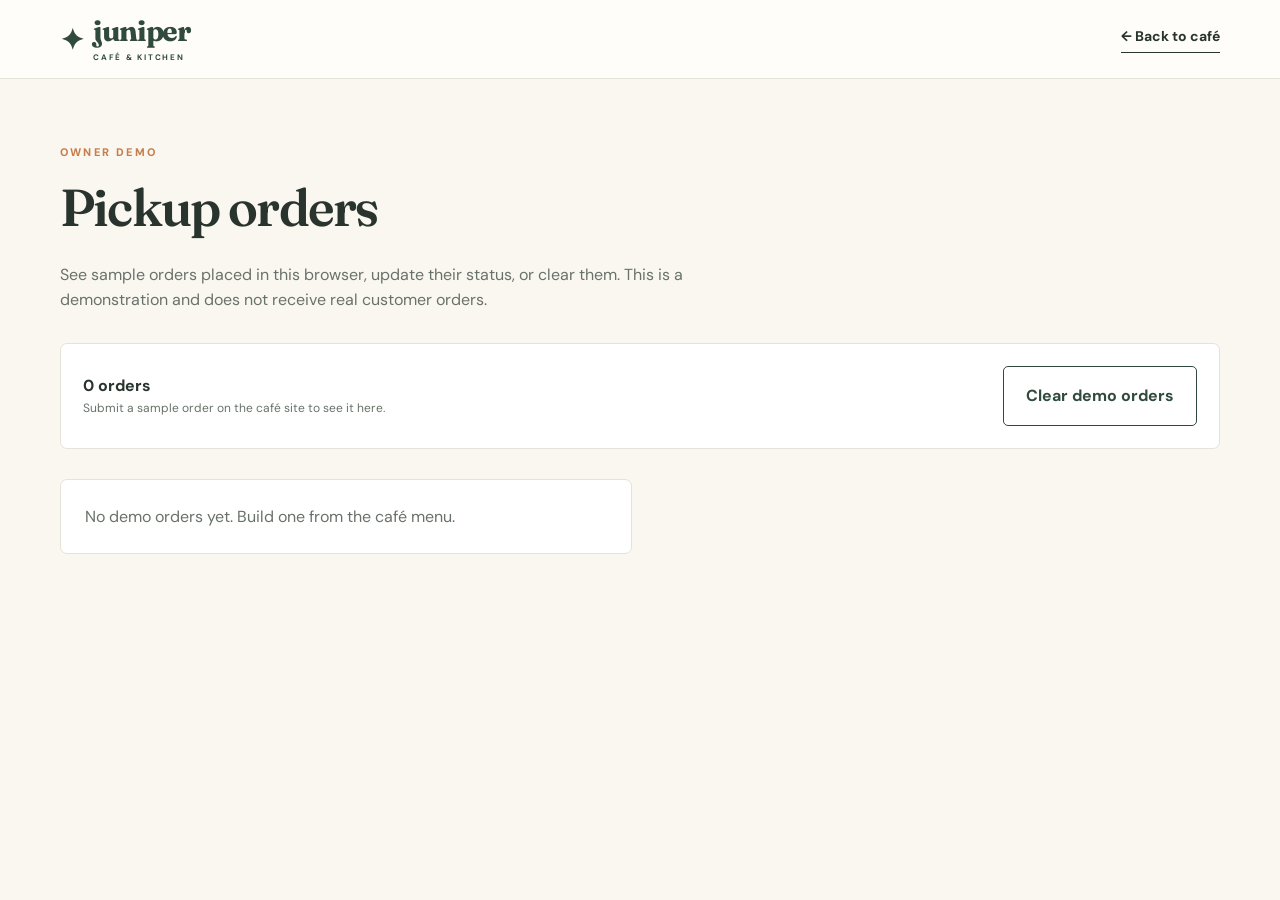
<file: juniper-cafe/owner.html>
<!doctype html><html lang="en"><head><meta charset="utf-8"><meta name="viewport" content="width=device-width, initial-scale=1"><title>Owner demo | Juniper Café</title><link rel="stylesheet" href="styles.css"></head><body class="owner-page"><a class="skip" href="#main">Skip to content</a><header class="header"><div class="wrap nav"><a class="logo" href="index.html"><span class="logo-leaf">✦</span><span>juniper<small>CAFÉ & KITCHEN</small></span></a><a class="under-link" href="index.html">← Back to café</a></div></header><main id="main" class="wrap owner-main"><p class="eyebrow">OWNER DEMO</p><h1>Pickup orders</h1><p>See sample orders placed in this browser, update their status, or clear them. This is a demonstration and does not receive real customer orders.</p><div class="owner-toolbar"><div><strong id="order-count">0 orders</strong><span>Submit a sample order on the café site to see it here.</span></div><button id="clear-orders" class="button button-outline" type="button">Clear demo orders</button></div><div id="orders-list" class="orders-list"></div><p id="owner-message" role="status" aria-live="polite"></p></main><script src="owner.js"></script></body></html>
</file>
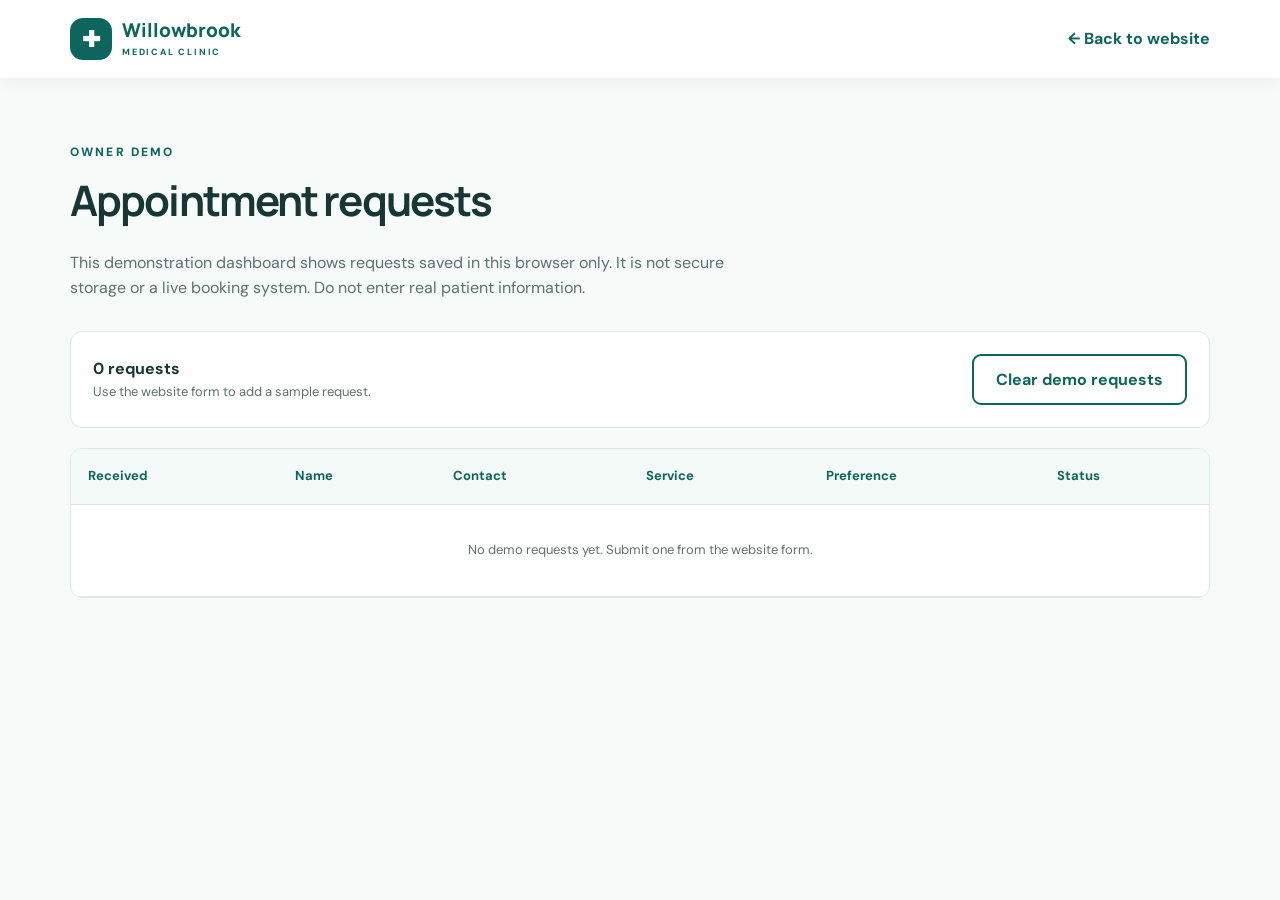
<file: medical-clinic/owner.html>
<!doctype html><html lang="en"><head><meta charset="utf-8"><meta name="viewport" content="width=device-width, initial-scale=1"><title>Demo owner dashboard | Willowbrook</title><link rel="stylesheet" href="styles.css"></head><body class="dashboard-body"><a class="skip" href="#main">Skip to content</a><header class="site-header"><div class="container nav-wrap"><a class="brand" href="index.html"><span class="brand-mark">✚</span><span>Willowbrook<small>MEDICAL CLINIC</small></span></a><a class="text-link" href="index.html">← Back to website</a></div></header><main id="main" class="container dashboard"><span class="eyebrow">OWNER DEMO</span><h1>Appointment requests</h1><p>This demonstration dashboard shows requests saved in this browser only. It is not secure storage or a live booking system. Do not enter real patient information.</p><div class="dashboard-toolbar"><div><strong id="request-count">0 requests</strong><span>Use the website form to add a sample request.</span></div><button id="clear-requests" class="button button-outline" type="button">Clear demo requests</button></div><div class="table-wrap"><table><thead><tr><th>Received</th><th>Name</th><th>Contact</th><th>Service</th><th>Preference</th><th>Status</th></tr></thead><tbody id="request-rows"></tbody></table></div><p id="dashboard-message" role="status" aria-live="polite"></p></main><script src="owner.js"></script></body></html>
</file>
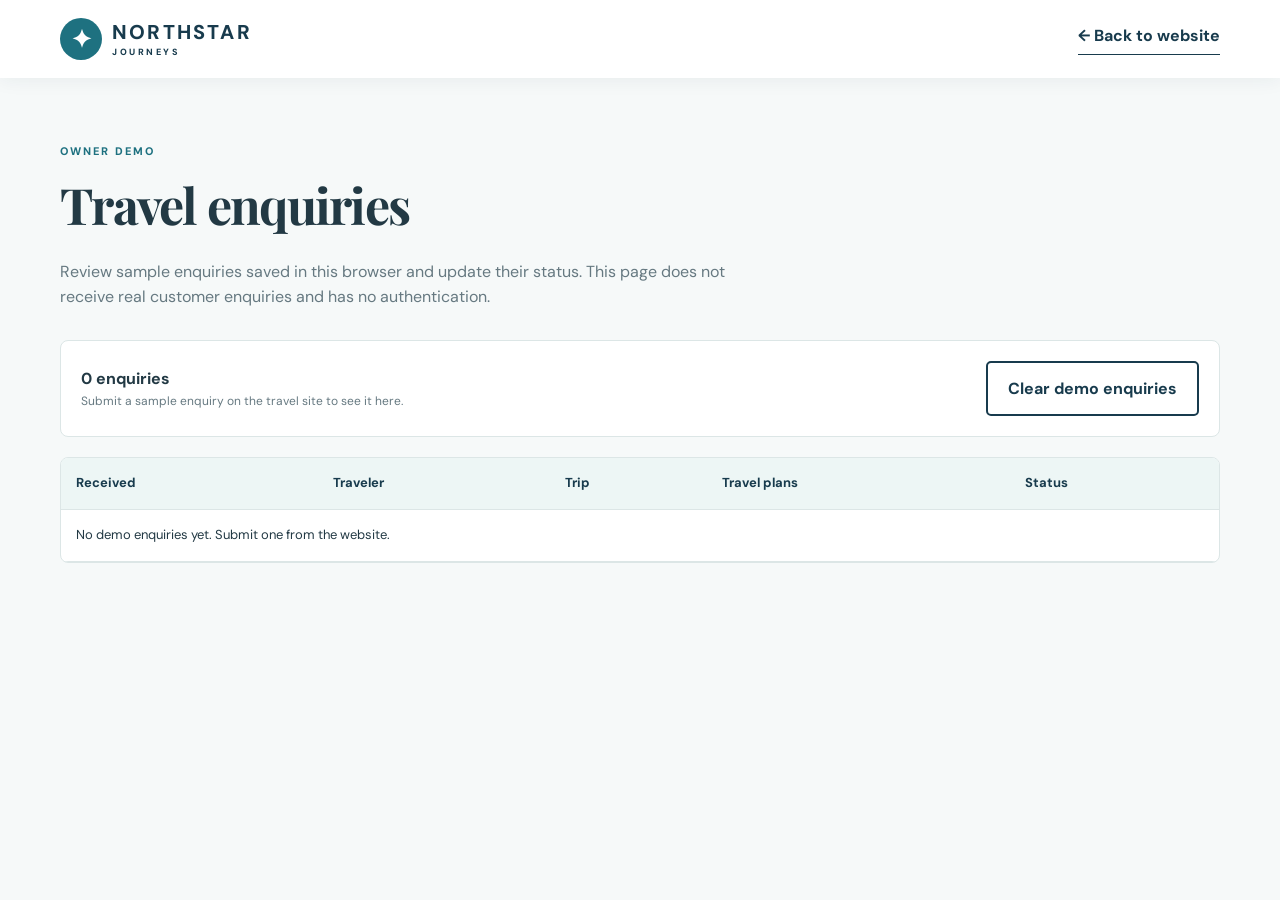
<file: northstar-travel/owner.html>
<!doctype html><html lang="en"><head><meta charset="utf-8"><meta name="viewport" content="width=device-width, initial-scale=1"><title>Owner demo | Northstar Journeys</title><link rel="stylesheet" href="styles.css"></head><body class="owner-page"><a class="skip" href="#main">Skip to content</a><header class="header"><div class="container nav"><a class="brand" href="index.html"><span class="brand-mark">✦</span><span>NORTHSTAR<small>JOURNEYS</small></span></a><a class="text-link" href="index.html">← Back to website</a></div></header><main id="main" class="container owner-main"><p class="eyebrow">OWNER DEMO</p><h1>Travel enquiries</h1><p>Review sample enquiries saved in this browser and update their status. This page does not receive real customer enquiries and has no authentication.</p><div class="owner-toolbar"><div><strong id="enquiry-count">0 enquiries</strong><span>Submit a sample enquiry on the travel site to see it here.</span></div><button id="clear-enquiries" class="button button-outline" type="button">Clear demo enquiries</button></div><div class="table-wrap"><table><thead><tr><th>Received</th><th>Traveler</th><th>Trip</th><th>Travel plans</th><th>Status</th></tr></thead><tbody id="enquiry-rows"></tbody></table></div><p id="owner-message" role="status" aria-live="polite"></p></main><script src="owner.js"></script></body></html>
</file>
<file: juniper-cafe/styles.css>
@import url('https://fonts.googleapis.com/css2?family=DM+Sans:wght@400;500;600;700;800&family=Fraunces:opsz,wght@9..144,400;9..144,500;9..144,600;9..144,700&display=swap');:root{--forest:#304b3d;--deep:#24382f;--cream:#faf7f0;--warm:#efe9dc;--paper:#fffdf9;--ink:#28342d;--muted:#69726a;--orange:#c77c4b;--line:#e5e2d9}*{box-sizing:border-box}html{scroll-behavior:smooth}body{margin:0;font:16px/1.6 'DM Sans',Arial,sans-serif;color:var(--ink);background:var(--paper)}body.drawer-open{overflow:hidden}a{color:inherit}button,input,select{font:inherit}button{cursor:pointer}.wrap{width:min(1160px,calc(100% - 40px));margin:auto}.skip{position:absolute;left:-9999px;top:8px;background:#fff;z-index:100;padding:8px}.skip:focus{left:8px}.demo-bar{text-align:center;background:var(--deep);color:#e9e9d7;font-size:11px;letter-spacing:.06em;padding:6px 12px}.header{position:sticky;top:0;z-index:30;background:var(--paper);border-bottom:1px solid var(--line)}.nav{height:78px;display:flex;align-items:center;justify-content:space-between;gap:30px}.logo{text-decoration:none;display:flex;align-items:center;gap:9px;color:var(--forest);font:700 29px/1 'Fraunces',Georgia,serif;letter-spacing:-.045em}.logo small{display:block;font:700 8px 'DM Sans',sans-serif;letter-spacing:.22em;margin-top:7px}.logo-leaf{font-size:29px;letter-spacing:0}.nav nav{display:flex;align-items:center;gap:30px}.nav nav>a{font-size:13px;font-weight:700;text-decoration:none}.nav nav>a:hover,.under-link:hover{color:var(--orange)}.cart-button,.button{border:0;border-radius:5px;background:var(--forest);color:#fff;font-weight:700}.cart-button{padding:11px 17px;font-size:13px}.cart-button span{display:inline-grid;place-items:center;background:#fff;color:var(--forest);border-radius:50%;min-width:20px;height:20px;margin-left:8px;font-size:11px}.menu-toggle{display:none;background:transparent;border:0;font-size:26px;color:var(--forest)}.button{display:inline-flex;align-items:center;justify-content:center;gap:30px;padding:16px 22px;text-decoration:none;transition:background .2s,transform .2s}.button:hover,.cart-button:hover{background:#1e3629}.button:hover{transform:translateY(-2px)}.button:disabled{opacity:.5;cursor:not-allowed}.button-light{background:#fff;color:var(--forest)}.button-light:hover{background:#eee9d8;color:var(--forest)}.button-outline{border:1px solid var(--forest);color:var(--forest);background:transparent}.button-outline:hover{color:#fff}.full{width:100%}.under-link{font-size:14px;font-weight:700;text-decoration:none;border-bottom:1px solid currentColor;padding-bottom:5px}.eyebrow{font-size:11px;letter-spacing:.2em;font-weight:800;color:var(--orange);margin:0 0 17px}h1,h2,h3,p{margin-top:0}h1,h2,h3{font-family:Fraunces,Georgia,serif;line-height:1.1;font-weight:600;letter-spacing:-.035em}h1{font-size:clamp(52px,6.5vw,88px);margin-bottom:26px}h1 em{color:var(--orange);font-weight:400}h2{font-size:clamp(37px,4.2vw,58px);margin-bottom:23px}h3{font-size:24px;margin-bottom:10px}p{color:var(--muted)}.hero{background:var(--cream);overflow:hidden}.hero-grid{display:grid;grid-template-columns:1fr 1fr;min-height:605px;align-items:center;gap:45px}.hero-copy{padding:80px 0}.hero-sub{max-width:460px;font-size:17px}.hero-actions{display:flex;align-items:center;gap:32px;margin:35px 0 53px}.hero-meta{display:flex;gap:26px;flex-wrap:wrap;color:var(--forest);font-size:12px;font-weight:700}.hero-visual{height:560px;position:relative;display:grid;place-items:center}.visual-sun{position:absolute;width:490px;height:490px;background:#e8d4b4;border-radius:50%;top:33px;right:2px}.coffee-cup{position:absolute;width:270px;height:300px;left:105px;top:170px;z-index:3;transform:rotate(-7deg)}.coffee-body{position:absolute;top:35px;width:250px;height:235px;background:linear-gradient(110deg,#fffaf0,#e8e0ce);border-radius:10px 10px 110px 110px;box-shadow:15px 20px 25px #7b583430;display:grid;place-items:center;color:var(--forest);font-size:70px}.coffee-top{position:absolute;width:250px;height:72px;z-index:4;top:0;background:#f9f2e4;border-radius:50%;border:15px solid #eee2d1;box-shadow:inset 0 0 0 11px #754c32,inset 0 0 0 22px #b87a50}.coffee-handle{position:absolute;width:94px;height:115px;border:25px solid #eee5d5;border-radius:50%;right:-70px;top:80px;box-shadow:12px 6px 15px #7b583424}.plate{position:absolute;width:340px;height:65px;border-radius:50%;background:#f8f5ec;bottom:57px;left:65px;box-shadow:0 17px 28px #7b58343b}.croissant{position:absolute;z-index:4;right:7px;bottom:57px;font-size:125px;transform:rotate(-15deg);filter:drop-shadow(8px 12px 10px #76543b40)}.visual-sticker{position:absolute;z-index:5;top:73px;right:-7px;background:#fffdf4;border-radius:50%;width:115px;height:115px;display:flex;align-items:center;justify-content:center;text-align:center;transform:rotate(12deg);font-size:12px;line-height:1.2;color:var(--forest);box-shadow:0 7px 15px #76543b23}.visual-sticker strong{font-family:Fraunces,serif;font-size:17px}.marquee{background:var(--forest);color:#f6e9d1}.marquee .wrap{display:flex;align-items:center;justify-content:space-between;gap:15px;padding:15px 0;font-size:11px;font-weight:800;letter-spacing:.18em}.marquee i{font-style:normal;color:#d5a06c;font-size:20px}.section{padding:105px 0;scroll-margin-top:80px}.section-top{display:flex;align-items:end;justify-content:space-between;gap:50px}.section-top>p{max-width:330px}.filter-bar{display:flex;gap:10px;flex-wrap:wrap;margin:26px 0 30px}.filter{border:1px solid #d9ded5;background:#fff;border-radius:4px;padding:10px 16px;color:var(--forest);font-size:13px;font-weight:700}.filter.active,.filter:hover{background:var(--forest);color:#fff;border-color:var(--forest)}.menu-grid{display:grid;grid-template-columns:repeat(4,1fr);gap:20px}.product-card{background:#fff;border:1px solid var(--line);border-radius:8px;overflow:hidden;transition:transform .2s,box-shadow .2s}.product-card:hover{transform:translateY(-4px);box-shadow:0 14px 30px #2c443015}.product-visual{height:172px;display:grid;place-items:center;font-size:84px;text-shadow:5px 8px 12px #00000012}.product-visual.coffee{background:#eadbca}.product-visual.tea{background:#e3e9d4}.product-visual.food{background:#f0e4d2}.product-visual.bakery{background:#efdfcf}.product-body{padding:19px}.product-tag{display:block;color:var(--orange);font-size:10px;font-weight:800;text-transform:uppercase;letter-spacing:.13em;margin-bottom:8px}.product-body h3{font-size:21px}.product-body p{font-size:12px;min-height:59px;margin-bottom:12px}.product-row{display:flex;align-items:center;justify-content:space-between;gap:10px}.product-row strong{font-size:16px}.add-button{border:1px solid var(--forest);background:transparent;color:var(--forest);border-radius:4px;padding:7px 11px;font-size:12px;font-weight:700}.add-button:hover{background:var(--forest);color:#fff}.menu-note{font-size:12px;margin:23px 0 0}.feature{background:#f1eee5;padding:85px 0}.feature-grid{display:grid;grid-template-columns:1fr 1fr;gap:95px;align-items:center}.feature-art{height:430px;border-radius:7px;background:radial-gradient(circle at 50% 50%,#d6c0a2 0 31%,transparent 32%),linear-gradient(135deg,#5f7b64,#334f3e);position:relative;display:grid;place-items:center}.feature-cup{font-size:190px;filter:drop-shadow(12px 20px 10px #182d2330)}.feature-circle{position:absolute;background:#f7e5c6;right:-30px;bottom:30px;border-radius:50%;width:110px;height:110px;display:grid;place-items:center;text-align:center;font-size:12px;font-weight:800;letter-spacing:.1em;transform:rotate(14deg)}.feature p{max-width:470px}.feature ul{list-style:none;margin:25px 0 30px;padding:0}.feature li{padding:7px 0 7px 24px;position:relative}.feature li:before{content:'✦';color:var(--orange);position:absolute;left:0}.story-grid{display:grid;grid-template-columns:1fr 1fr;gap:100px}.story-grid>div:last-child>p{font-size:17px}.story-points{display:grid;grid-template-columns:repeat(3,1fr);gap:13px;margin-top:34px}.story-points div{border-top:1px solid var(--line);padding-top:15px}.story-points strong{display:block;color:var(--orange);font:600 28px Fraunces,serif}.story-points span{font-size:12px;font-weight:700}.visit{background:#f7f4ed}.visit-grid{display:grid;grid-template-columns:1fr 1fr;gap:90px;align-items:center}.visit-info{display:grid;gap:23px;margin-top:35px}.visit-info>div{display:flex;gap:16px}.visit-info>div>span{color:var(--orange);font-size:24px;line-height:1}.visit-info strong,.visit-info a{display:block}.visit-info p{margin:3px 0}.visit-info a{text-decoration:none;color:var(--muted)}.visit-card{background:#fff;border-radius:8px;overflow:hidden;box-shadow:0 20px 35px #2c443014}.map-art{height:340px;background:#d9e4d7;position:relative;overflow:hidden}.map-road{position:absolute;background:#fbf6e8}.map-road.one{width:115%;height:50px;top:100px;left:-20px;transform:rotate(28deg)}.map-road.two{width:110%;height:42px;top:210px;left:-20px;transform:rotate(-27deg)}.map-road.three{height:120%;width:48px;left:60%;top:-20px;transform:rotate(7deg)}.map-pin{position:absolute;z-index:3;left:50%;top:50%;transform:translate(-50%,-50%);background:var(--forest);color:#fff;border:7px solid #fff;width:78px;height:78px;border-radius:50%;display:grid;place-items:center;font-size:34px;box-shadow:0 8px 20px #2d463d40}.visit-card-footer{display:flex;justify-content:space-between;gap:10px;padding:18px;font-size:13px}.visit-card-footer span{color:var(--muted)}.faq-grid{display:grid;grid-template-columns:.8fr 1.2fr;gap:90px}.faq details{border-bottom:1px solid var(--line);padding:20px 0}.faq summary{cursor:pointer;font-weight:700;list-style:none;position:relative;padding-right:28px}.faq summary:after{content:'+';position:absolute;right:0;color:var(--orange);font-size:23px;top:-5px}.faq details[open] summary:after{content:'−'}.faq details p{font-size:14px;margin:12px 0 0}.cta{background:var(--forest);color:#fff;padding:70px 0}.cta-inner{display:flex;align-items:center;justify-content:space-between;gap:30px}.cta h2{margin-bottom:10px}.cta p:not(.eyebrow){color:#d4dfd2;margin:0}.cta .eyebrow{color:#dba675}footer{background:#23392e;color:#fff;padding:60px 0 22px}.footer-grid{display:grid;grid-template-columns:2fr 1fr 1.3fr;gap:60px}footer .logo{color:#fff}footer p,footer span{color:#c7d2c6;font-size:13px}footer p{max-width:280px;margin-top:18px}footer strong{display:block;margin-bottom:12px}footer a:not(.logo),footer button{display:block;color:#e1e7da;text-decoration:none;background:none;border:0;padding:0;font-size:13px;margin:8px 0;text-align:left}footer a:hover,footer button:hover{text-decoration:underline}.footer-bottom{border-top:1px solid #ffffff2a;margin-top:45px;padding-top:20px;display:flex;justify-content:space-between}.drawer-backdrop{position:fixed;inset:0;background:#172b21a6;z-index:49}.drawer-backdrop[hidden]{display:none}.cart-drawer{position:fixed;z-index:50;top:0;right:0;height:100vh;width:min(450px,100%);background:var(--paper);box-shadow:-10px 0 30px #0002;transform:translateX(105%);transition:transform .25s;display:flex;flex-direction:column}.cart-drawer.open{transform:translateX(0)}.drawer-head{display:flex;justify-content:space-between;align-items:start;padding:23px 25px;border-bottom:1px solid var(--line)}.drawer-head small{font-size:10px;letter-spacing:.16em;color:var(--orange);font-weight:800}.drawer-head h2{font-size:35px;margin:5px 0 0}.icon-button{border:0;background:transparent;font-size:29px;color:var(--forest)}.cart-items{overflow:auto;flex:1;padding:10px 25px}.cart-item{display:flex;justify-content:space-between;gap:10px;padding:17px 0;border-bottom:1px solid var(--line)}.cart-item strong,.cart-item span{display:block}.cart-item span{color:var(--muted);font-size:12px}.qty{display:flex;align-items:center;gap:8px}.qty button{border:1px solid var(--line);background:#fff;width:27px;height:27px;border-radius:4px}.qty span{min-width:15px;text-align:center;color:var(--ink);font-size:14px}.empty-cart{text-align:center;margin-top:50px;font-size:14px}.cart-bottom{border-top:1px solid var(--line);padding:20px 25px;overflow:auto;max-height:60vh}.total{display:flex;justify-content:space-between}.cart-bottom>p{font-size:11px;margin:9px 0 18px}.cart-bottom form label{display:block;font-size:12px;font-weight:700;margin-bottom:11px}.cart-bottom form input:not([type=checkbox]),.cart-bottom select{display:block;width:100%;padding:10px;border:1px solid #d9ded5;border-radius:4px;margin-top:5px;background:#fff}.cart-bottom .consent{display:flex;gap:8px;align-items:start;font-weight:400}.cart-bottom .consent input{margin-top:3px;accent-color:var(--forest)}#order-message{color:var(--forest);font-size:12px}.owner-page{background:var(--cream)}.owner-main{padding:65px 0;min-height:75vh}.owner-main h1{font-size:52px}.owner-main>p{max-width:670px}.owner-toolbar{background:#fff;border:1px solid var(--line);padding:22px;display:flex;justify-content:space-between;align-items:center;gap:20px;border-radius:7px;margin:30px 0}.owner-toolbar span{display:block;color:var(--muted);font-size:12px}.orders-list{display:grid;grid-template-columns:repeat(2,1fr);gap:16px}.order-card,.empty-orders{background:#fff;border:1px solid var(--line);border-radius:7px;padding:24px;margin:0}.order-head{display:flex;justify-content:space-between;gap:15px}.order-head strong,.order-head span{display:block}.order-head span{font-size:12px;color:var(--muted)}.order-head select{align-self:start;padding:6px;border:1px solid var(--line);border-radius:4px}.order-card p{font-size:13px;margin:12px 0}.order-lines{padding-left:18px;font-size:13px}.order-total{display:block;text-align:right}@media(max-width:1000px){.menu-grid{grid-template-columns:repeat(3,1fr)}.hero-grid{gap:0}.hero-visual{transform:scale(.83);transform-origin:center}.feature-grid,.visit-grid{gap:50px}}@media(max-width:740px){.nav{height:66px}.menu-toggle{display:block}.nav nav{display:none;position:absolute;top:66px;left:0;right:0;background:var(--paper);padding:12px 20px 22px;box-shadow:0 15px 20px #24382f18;flex-direction:column;align-items:stretch;gap:0}.nav nav.open{display:flex}.nav nav a{padding:8px 0}.nav nav .cart-button{margin-top:10px}.hero-grid,.feature-grid,.story-grid,.visit-grid,.faq-grid{grid-template-columns:1fr}.hero-grid{gap:0}.hero-copy{padding:65px 0 5px}.hero-visual{height:380px;transform:scale(.72);transform-origin:center top;width:500px;margin:auto}.section{padding:70px 0}.section-top{display:block}.section-top>p{margin-top:15px}.menu-grid{grid-template-columns:repeat(2,1fr)}.feature-grid,.visit-grid,.story-grid,.faq-grid{gap:35px}.feature-art{height:320px}.feature-cup{font-size:150px}.feature-circle{right:10px}.cta-inner{align-items:start;flex-direction:column}.footer-grid{grid-template-columns:1fr 1fr;gap:25px}.footer-grid>div:first-child{grid-column:1/-1}.orders-list{grid-template-columns:1fr}}@media(max-width:500px){.wrap{width:min(100% - 28px,1160px)}.hero-visual{margin-left:-70px}.hero-actions{gap:18px;flex-wrap:wrap;margin-bottom:30px}.hero-meta{gap:10px}.marquee .wrap{overflow:hidden;white-space:nowrap}.marquee span{font-size:9px}.marquee span:last-child,.marquee i:last-of-type{display:none}.menu-grid{grid-template-columns:1fr 1fr;gap:10px}.product-visual{height:120px;font-size:58px}.product-body{padding:13px}.product-body h3{font-size:18px}.product-body p{font-size:11px;min-height:78px}.product-row{align-items:start;flex-direction:column}.story-points{grid-template-columns:1fr}.visit-card-footer{display:block}.footer-grid{grid-template-columns:1fr}.footer-grid>div:first-child{grid-column:auto}.footer-bottom{display:block}.owner-toolbar{align-items:start;flex-direction:column}.owner-main h1{font-size:42px}}@media(prefers-reduced-motion:reduce){html{scroll-behavior:auto}.button,.product-card,.cart-drawer{transition:none}}

/* Real photography */
.hero-visual{border-radius:220px 220px 8px 8px;overflow:hidden;box-shadow:0 22px 45px #4d3c2725}.hero-photo{display:block;width:100%;height:100%;object-fit:cover;border-radius:inherit}.feature-art{background:none;overflow:visible}.feature-photo{display:block;width:100%;height:100%;object-fit:cover;border-radius:7px}.product-visual{overflow:hidden}.product-visual img{display:block;width:100%;height:100%;object-fit:cover}.visual-sticker{right:12px;top:35px}@media(max-width:740px){.hero-visual{transform:none;width:100%;height:340px;margin:0}.feature-art{height:300px}}@media(max-width:500px){.hero-visual{margin-left:0}}

/* Keep photo-based grids within the viewport */
.hero-grid>*,.feature-grid>*{min-width:0}.hero-visual,.feature-art{width:100%;max-width:100%}.hero-photo,.feature-photo{max-width:100%}
.product-visual img[src$="espresso.webp"],.product-visual img[src$="latte.webp"]{object-position:center 78%}
.hero-visual,.feature-art,.product-visual{position:relative;display:block}.hero-photo,.feature-photo,.product-visual img{position:absolute;inset:0;width:100%;height:100%;object-fit:cover}
</file>
<file: medical-clinic/styles.css>
@import url('https://fonts.googleapis.com/css2?family=DM+Sans:wght@400;500;600;700&family=Manrope:wght@400;500;600;700;800&display=swap');
:root{--green:#0e655d;--dark:#183633;--muted:#5e716e;--mint:#eaf6f2;--light:#f6faf8;--line:#dce9e4;--white:#fff;--orange:#e9a875}*{box-sizing:border-box}html{scroll-behavior:smooth}body{margin:0;color:var(--dark);font-family:'DM Sans',Arial,sans-serif;line-height:1.6;background:#fff}a{color:inherit}button,input,select{font:inherit}button{cursor:pointer}.container{width:min(1140px,calc(100% - 40px));margin:auto}.skip{position:absolute;left:-999px;top:8px;background:#fff;padding:8px;z-index:50}.skip:focus{left:8px}.demo-bar{text-align:center;background:#123f39;color:#e5f6ef;font-size:12px;letter-spacing:.04em;padding:7px 12px}.demo-bar span{margin:0 8px}.site-header{background:#fff;position:sticky;top:0;z-index:20;box-shadow:0 2px 16px #173d3510}.nav-wrap{height:78px;display:flex;align-items:center;justify-content:space-between;gap:25px}.brand{text-decoration:none;display:inline-flex;align-items:center;gap:10px;font-family:Manrope,sans-serif;font-weight:800;font-size:19px;line-height:1.1;color:var(--green)}.brand small{display:block;font:700 9px 'DM Sans',sans-serif;letter-spacing:.2em;margin-top:5px}.brand-mark{display:grid;place-items:center;width:42px;height:42px;border-radius:13px;background:var(--green);color:#fff;font-size:22px}.site-nav{display:flex;align-items:center;gap:26px}.site-nav>a:not(.button){font-size:14px;font-weight:700;text-decoration:none}.site-nav>a:hover,.text-link:hover{color:var(--green)}.menu-toggle{display:none;border:0;background:none;font-size:27px;color:var(--green)}.button{display:inline-flex;align-items:center;justify-content:center;gap:16px;background:var(--green);color:#fff;text-decoration:none;border:2px solid var(--green);border-radius:9px;padding:14px 22px;font-weight:700;line-height:1.2;transition:transform .2s,background .2s}.button:hover{background:#0a514a;transform:translateY(-2px)}.button-small{padding:11px 16px;font-size:13px}.button-outline{background:#fff;color:var(--green)}.button-outline:hover{color:#fff}.full{width:100%}.text-link{font-weight:700;color:var(--green);text-decoration:none}.eyebrow{display:inline-block;color:var(--green);font-size:12px;font-weight:800;letter-spacing:.18em;margin-bottom:14px}h1,h2,h3,p{margin-top:0}h1,h2,h3{font-family:Manrope,sans-serif;line-height:1.18}h1{font-size:clamp(42px,5vw,67px);letter-spacing:-.045em;margin-bottom:24px}h2{font-size:clamp(31px,3.3vw,43px);letter-spacing:-.035em;margin-bottom:22px}h3{font-size:20px;letter-spacing:-.02em;margin-bottom:10px}p{color:var(--muted)}.hero{background:linear-gradient(112deg,#f1faf6 0%,#eaf7f2 60%,#deefe9 100%);overflow:hidden}.hero-grid{min-height:580px;display:grid;grid-template-columns:1.12fr .88fr;align-items:center;gap:55px;padding:55px 0}.hero .lead{font-size:18px;max-width:540px}.hero-actions{display:flex;align-items:center;gap:28px;margin:32px 0 38px}.trust-row{display:flex;gap:18px;flex-wrap:wrap;color:#315b53;font-size:12px;font-weight:700}.fine{font-size:12px;color:#70817d;margin-top:16px}.hero-art{height:470px;position:relative}.art-circle{position:absolute;border-radius:50%;background:#bee4d6;width:440px;height:440px;right:0;top:10px}.art-person{position:absolute;width:290px;height:390px;bottom:0;right:64px;overflow:hidden}.person-head{position:absolute;z-index:2;width:118px;height:142px;background:#be886d;border-radius:48% 48% 44% 44%;top:53px;left:85px}.person-hair{position:absolute;z-index:3;width:130px;height:75px;background:#25312f;border-radius:75px 75px 15px 25px;top:25px;left:79px;transform:rotate(-6deg)}.person-body{position:absolute;background:#2f766c;width:205px;height:250px;border-radius:90px 90px 0 0;top:177px;left:43px}.person-coat{position:absolute;z-index:4;width:250px;height:245px;background:#fff;border-radius:90px 90px 0 0;top:190px;left:20px;clip-path:polygon(0 0,44% 0,50% 45%,56% 0,100% 0,100% 100%,0 100%)}.person-cross{position:absolute;z-index:5;top:250px;right:60px;color:var(--green);font-size:27px}.art-card{position:absolute;z-index:6;background:#fff;border-radius:15px;box-shadow:0 12px 35px #27695725}.art-card-one{left:-15px;top:85px;width:186px;padding:18px;display:grid;gap:4px}.art-card-one .art-icon{font-size:30px;color:#d67966;line-height:1}.art-card-one strong{font-size:14px;line-height:1.3}.art-card-one small{font-size:11px;color:var(--muted)}.art-card-two{right:-10px;bottom:45px;padding:15px 18px;font-size:12px;font-weight:700}.dot{display:inline-block;width:9px;height:9px;background:#47b996;border-radius:50%;margin-right:7px}.quick-info{border-bottom:1px solid var(--line)}.quick-grid{display:grid;grid-template-columns:repeat(3,1fr);padding:26px 0}.quick-grid>div{display:flex;gap:14px;padding:8px 28px;border-right:1px solid var(--line)}.quick-grid>div:first-child{padding-left:0}.quick-grid>div:last-child{border:0}.quick-icon{color:var(--green);font-size:27px;line-height:1}.quick-grid strong{font-size:14px}.quick-grid p{font-size:13px;margin:3px 0 0}.quick-grid a{text-decoration:none}.section{padding:96px 0;scroll-margin-top:80px}.section-heading{display:flex;align-items:end;justify-content:space-between;gap:40px;margin-bottom:32px}.section-heading h2{max-width:620px;margin:0}.section-heading>p{max-width:340px;margin:0}.card-grid{display:grid;grid-template-columns:repeat(3,1fr);gap:18px}.service-card{border:1px solid var(--line);border-radius:15px;padding:30px;transition:box-shadow .2s,transform .2s;background:#fff}.service-card:hover{box-shadow:0 18px 35px #12453c12;transform:translateY(-3px)}.service-icon{display:grid;place-items:center;width:46px;height:46px;background:var(--mint);color:var(--green);border-radius:12px;font-size:24px;margin-bottom:24px}.service-card p{font-size:14px;margin-bottom:0}.section-foot{text-align:center;margin:28px 0 0;font-size:14px}.section-foot a{color:var(--green);font-weight:700;text-decoration:none}.process{background:var(--light)}.steps{display:grid;grid-template-columns:repeat(3,1fr);gap:35px}.steps>div{border-top:2px solid #bfdbd2;padding-top:24px}.steps span{font:800 24px Manrope,sans-serif;color:#72aea0}.steps h3{margin-top:16px}.steps p{font-size:14px}.team-grid{display:grid;grid-template-columns:repeat(3,1fr);gap:20px}.team-card{border:1px solid var(--line);border-radius:16px;padding:20px 20px 26px}.avatar{height:210px;border-radius:10px;display:grid;place-items:center;font:800 64px Manrope,sans-serif;color:#fff;margin-bottom:22px}.avatar-one{background:linear-gradient(135deg,#9bc9bc,#357d70)}.avatar-two{background:linear-gradient(135deg,#93bfc0,#285e67)}.avatar-three{background:linear-gradient(135deg,#d3b4a3,#8d6964)}.team-card .role{font-size:13px;font-weight:700;color:var(--green);margin-bottom:8px}.team-card p:last-child{font-size:14px;margin:0}.center{text-align:center}.about{background:#eff8f4}.about-grid{display:grid;grid-template-columns:1fr 1fr;gap:90px;align-items:center}.about-visual{height:420px;background:radial-gradient(circle at 40% 45%,#b4ded0 0 28%,transparent 29%),linear-gradient(135deg,#9acdbc,#548d7d);border-radius:20px;position:relative;display:grid;place-items:center}.about-symbol{width:180px;height:180px;border-radius:50%;display:grid;place-items:center;color:#fff;background:#ffffff33;font-size:95px}.about-note{position:absolute;bottom:24px;right:-25px;background:#fff;border-radius:12px;padding:15px 22px;box-shadow:0 10px 25px #123d3625}.about-note strong,.about-note span{display:block}.about-note span{font-size:12px;color:var(--muted)}.check-list{padding:0;list-style:none;margin:25px 0}.check-list li{padding:6px 0 6px 30px;position:relative}.check-list li:before{content:'✓';position:absolute;left:0;color:var(--green);font-weight:800}.appointment{background:var(--green);color:#fff}.appointment .eyebrow,.appointment p{color:#d7eee7}.appointment-grid{display:grid;grid-template-columns:.85fr 1.15fr;gap:80px;align-items:center}.appointment .fine{color:#cae8df}.contact-mini{display:flex;flex-direction:column;margin-top:35px}.contact-mini a{font-size:22px;color:#fff;font-weight:800;text-decoration:none}.form-card{background:#fff;color:var(--dark);border-radius:18px;padding:30px;box-shadow:0 18px 50px #063d3830}.form-card label{display:block;font-size:13px;font-weight:700;margin-bottom:17px}.form-card input:not([type=checkbox]),.form-card select{display:block;width:100%;height:48px;border:1px solid #cedbd6;border-radius:7px;padding:0 12px;margin-top:7px;background:#fff;color:var(--dark)}.form-card input:focus,.form-card select:focus{outline:2px solid #83bfb1;outline-offset:1px}.field-row{display:grid;grid-template-columns:1fr 1fr;gap:15px}.consent{display:flex!important;align-items:start;gap:9px;font-weight:400!important;color:var(--muted)}.consent input{margin-top:3px;accent-color:var(--green)}.form-message{font-size:13px;color:var(--green)!important;margin:12px 0 0}.faq-grid{display:grid;grid-template-columns:.8fr 1.2fr;gap:75px}.faq-list details{border-bottom:1px solid var(--line);padding:18px 0}.faq-list summary{cursor:pointer;font-weight:700;list-style:none;padding-right:25px;position:relative}.faq-list summary:after{content:'+';position:absolute;right:0;color:var(--green);font-size:23px;top:-6px}.faq-list details[open] summary:after{content:'−'}.faq-list p{font-size:14px;margin:12px 0 2px}.contact{background:var(--light)}.contact-grid{display:grid;grid-template-columns:1fr 1fr;gap:95px}.contact-list{display:grid;gap:22px;margin-top:32px}.contact-list>div{display:flex;gap:16px}.contact-list>div>span{color:var(--green);font-size:24px;line-height:1}.contact-list strong,.contact-list a{display:block}.contact-list a{color:var(--muted);text-decoration:none}.contact-list p{margin:0}.hours-card{background:#fff;padding:34px;border:1px solid var(--line);border-radius:16px;align-self:center;box-shadow:0 15px 35px #123d360b}.hours-card>div{display:flex;justify-content:space-between;gap:15px;border-bottom:1px solid var(--line);padding:14px 0;font-size:14px}.hours-card hr{border:0;margin:20px 0}.hours-card p{font-size:13px}footer{background:#143c37;color:#fff;padding:60px 0 22px}.footer-grid{display:grid;grid-template-columns:2fr 1fr 1.4fr;gap:60px}.footer-brand{color:#fff}.footer-brand .brand-mark{background:#fff;color:var(--green)}footer p,footer span{color:#bed2cb;font-size:13px}footer p{max-width:290px;margin-top:20px}footer strong{display:block;margin-bottom:14px}footer a:not(.brand){display:block;color:#d7e5df;text-decoration:none;font-size:13px;margin:8px 0}footer a:hover{text-decoration:underline}.footer-bottom{border-top:1px solid #ffffff2c;margin-top:45px;padding-top:20px;display:flex;justify-content:space-between}.dashboard-body{background:var(--light)}.dashboard{padding:60px 0;min-height:75vh}.dashboard h1{font-size:42px}.dashboard>p{max-width:700px}.dashboard-toolbar{background:#fff;border:1px solid var(--line);border-radius:12px;display:flex;align-items:center;justify-content:space-between;padding:22px;margin:30px 0 20px;gap:20px}.dashboard-toolbar span{display:block;color:var(--muted);font-size:13px}.table-wrap{overflow-x:auto;background:#fff;border:1px solid var(--line);border-radius:12px}table{width:100%;border-collapse:collapse;min-width:750px}th,td{text-align:left;padding:17px;border-bottom:1px solid var(--line);font-size:13px;vertical-align:top;white-space:pre-line}th{color:var(--green);background:#f4faf7}td select{padding:6px;border:1px solid var(--line);border-radius:6px}.empty{text-align:center;color:var(--muted);padding:35px}@media(max-width:900px){.site-nav{gap:14px}.site-nav>a:not(.button){font-size:12px}.hero-grid{gap:15px}.hero-art{transform:scale(.82);transform-origin:right center}.appointment-grid,.about-grid,.contact-grid{gap:40px}.art-card-one{left:0}}@media(max-width:720px){.nav-wrap{height:68px}.menu-toggle{display:block}.site-nav{display:none;position:absolute;top:68px;left:0;right:0;background:#fff;box-shadow:0 15px 20px #123d3618;padding:15px 20px 22px;flex-direction:column;align-items:stretch;gap:0}.site-nav.open{display:flex}.site-nav a{padding:9px 0}.site-nav .button{margin-top:8px}.hero-grid,.about-grid,.appointment-grid,.faq-grid,.contact-grid{grid-template-columns:1fr}.hero-grid{padding:65px 0 0}.hero-art{height:310px;transform:scale(.72);transform-origin:center top;width:440px;margin:auto}.hero-actions{flex-wrap:wrap;gap:18px}.quick-grid{grid-template-columns:1fr}.quick-grid>div,.quick-grid>div:first-child{padding:16px 0;border-right:0;border-bottom:1px solid var(--line)}.quick-grid>div:last-child{border-bottom:0}.section{padding:65px 0}.section-heading{display:block}.section-heading>p{margin-top:18px}.card-grid,.team-grid,.steps{grid-template-columns:1fr 1fr}.about-visual{height:300px}.about-note{right:10px}.appointment-grid{gap:25px}.faq-grid{gap:20px}.footer-grid{grid-template-columns:1fr 1fr;gap:28px}.footer-grid>div:first-child{grid-column:1/-1}.dashboard-toolbar{align-items:start;flex-direction:column}}@media(max-width:480px){.container{width:min(100% - 28px,1140px)}.brand{font-size:16px}.brand-mark{width:38px;height:38px}.hero-art{margin-left:-40px}.card-grid,.team-grid,.steps,.field-row{grid-template-columns:1fr}.form-card{padding:22px}.footer-grid{grid-template-columns:1fr}.footer-grid>div:first-child{grid-column:auto}.footer-bottom{display:block}.dashboard h1{font-size:32px}}@media(prefers-reduced-motion:reduce){html{scroll-behavior:auto}.button,.service-card{transition:none}}

/* Real photography */
.hero-art{border-radius:22px;box-shadow:0 22px 45px #173d3522}.hero-photo{display:block;width:100%;height:100%;object-fit:cover;object-position:center;border-radius:22px}.about-visual{background:none}.about-photo{display:block;width:100%;height:100%;object-fit:cover;border-radius:20px}.art-card-one{left:-20px;top:35px}@media(max-width:720px){.hero-art{transform:none;width:100%;height:360px;margin:0}.art-card-one{left:10px;top:20px}.art-card-two{right:10px;bottom:20px}}

/* Keep photo-based grids within the viewport */
.hero-grid>*,.about-grid>*{min-width:0}.hero-art,.about-visual{width:100%;max-width:100%}.hero-photo,.about-photo{max-width:100%}
</file>
<file: northstar-travel/styles.css>
@import url('https://fonts.googleapis.com/css2?family=DM+Sans:wght@400;500;600;700;800&family=Playfair+Display:ital,wght@0,500;0,600;0,700;1,500&display=swap');:root{--navy:#183b4d;--deep:#102b39;--teal:#1e7180;--sand:#f6f1e8;--white:#fff;--ink:#223944;--muted:#667981;--line:#dce6e6;--orange:#e49a70}*{box-sizing:border-box}html{scroll-behavior:smooth}body{margin:0;color:var(--ink);font:16px/1.6 'DM Sans',Arial,sans-serif;background:#fff}a{color:inherit}button,input,select{font:inherit}button{cursor:pointer}.container{width:min(1160px,calc(100% - 40px));margin:auto}.skip{position:absolute;left:-9999px;top:8px;background:#fff;padding:8px;z-index:50}.skip:focus{left:8px}.demo-bar{text-align:center;background:#113845;color:#d5eaeb;font-size:11px;letter-spacing:.05em;padding:6px}.header{background:#fff;position:sticky;top:0;z-index:20;box-shadow:0 2px 18px #102b3910}.nav{display:flex;justify-content:space-between;align-items:center;height:78px;gap:25px}.brand{display:inline-flex;align-items:center;gap:10px;color:var(--navy);text-decoration:none;font-size:20px;font-weight:800;letter-spacing:.11em;line-height:1}.brand small{display:block;font-size:9px;letter-spacing:.28em;margin-top:6px}.brand-mark{display:grid;place-items:center;width:42px;height:42px;background:var(--teal);color:#fff;border-radius:50%;font-size:25px;letter-spacing:0}.nav nav{display:flex;align-items:center;gap:27px}.nav nav>a{text-decoration:none;font-size:13px;font-weight:700}.nav nav>a:hover,.text-link:hover{color:var(--teal)}.nav nav .nav-cta{background:var(--navy);color:#fff;padding:12px 17px;border-radius:6px}.menu-toggle{display:none;border:0;background:none;color:var(--navy);font-size:27px}.button{display:inline-flex;align-items:center;justify-content:center;gap:22px;border:2px solid var(--navy);border-radius:5px;background:var(--navy);color:#fff;font-weight:700;text-decoration:none;padding:13px 20px;transition:transform .2s,background .2s}.button:hover{background:#0e2e3b;transform:translateY(-2px)}.button-light{background:#fff;color:var(--navy);border-color:#fff}.button-light:hover{background:#e9f2f1}.button-outline{background:#fff;color:var(--navy)}.button-outline:hover{color:#fff}.full{width:100%}.text-link{color:var(--navy);font-weight:700;text-decoration:none;border-bottom:1px solid currentColor;padding-bottom:5px}.eyebrow{font-size:11px;letter-spacing:.18em;font-weight:800;color:var(--teal);margin:0 0 15px}h1,h2,h3,p{margin-top:0}h1,h2,h3{font-family:'Playfair Display',Georgia,serif;line-height:1.16}h1{font-size:clamp(48px,6vw,76px);letter-spacing:-.035em;margin-bottom:25px}h1 em,h2 em{font-weight:500;color:var(--orange)}h2{font-size:clamp(36px,4vw,54px);letter-spacing:-.025em;margin-bottom:25px}h3{font-size:25px;margin-bottom:10px}p{color:var(--muted)}.hero{background:linear-gradient(110deg,#eff8f8,#e7f2f1 55%,#d8edeb);overflow:hidden}.hero-grid{min-height:620px;display:grid;grid-template-columns:1fr 1fr;align-items:center;gap:45px}.hero-copy{padding:55px 0}.hero-lead{font-size:18px;max-width:490px}.hero-actions{display:flex;align-items:center;gap:28px;flex-wrap:wrap;margin:32px 0 45px}.hero-proof{display:flex;gap:19px;flex-wrap:wrap;font-size:12px;font-weight:700;color:#42636d}.hero-art{position:relative;width:100%;height:500px;overflow:hidden;border-radius:220px 220px 15px 15px;background:linear-gradient(#8dd1d8 0 49%,#f5d9af 49% 52%,#81c6ca 52% 75%,#e8d3ad 75%);box-shadow:0 25px 45px #173f4930}.sun{position:absolute;width:150px;height:150px;border-radius:50%;background:#ffecaa;right:70px;top:90px;box-shadow:0 0 50px #fff1a5}.mountain{position:absolute;width:0;height:0;border-left:210px solid transparent;border-right:210px solid transparent;bottom:153px}.mountain.back{left:-75px;border-bottom:245px solid #6da7a4}.mountain.front{right:-160px;border-bottom:210px solid #4a8d8d}.sea{position:absolute;left:0;right:0;bottom:80px;height:110px;background:linear-gradient(#76c0c6,#4da9b3);clip-path:polygon(0 20%,15% 10%,30% 22%,45% 13%,60% 22%,75% 11%,100% 20%,100% 100%,0 100%)}.shore{position:absolute;left:-10%;bottom:-95px;width:120%;height:195px;border-radius:50%;background:#e7cca1;transform:rotate(-5deg)}.palm{position:absolute;z-index:3;left:10px;bottom:36px;font-size:180px;transform:rotate(-10deg)}.art-stamp{position:absolute;z-index:4;right:80px;top:130px;background:#fff8e9;width:110px;height:110px;border-radius:50%;display:grid;place-items:center;text-align:center;line-height:1.2;font-weight:800;font-size:13px;color:var(--teal);transform:rotate(12deg);box-shadow:0 8px 20px #173f4920}.art-caption{position:absolute;z-index:4;bottom:25px;right:20px;background:#fff;padding:13px 17px;border-radius:5px;box-shadow:0 8px 20px #173f4920}.art-caption strong,.art-caption span{display:block}.art-caption strong{font-size:12px}.art-caption span{font-size:11px;color:var(--muted)}.benefits{border-bottom:1px solid var(--line)}.benefits-grid{display:grid;grid-template-columns:repeat(3,1fr);padding:25px 0}.benefits-grid>div{display:grid;grid-template-columns:35px 1fr;column-gap:10px;padding:4px 25px;border-right:1px solid var(--line)}.benefits-grid>div:first-child{padding-left:0}.benefits-grid>div:last-child{border-right:0}.benefits-grid span{grid-row:span 2;color:var(--teal);font-size:25px;line-height:1}.benefits-grid strong{font-size:14px}.benefits-grid p{font-size:12px;margin:2px 0 0}.section{padding:100px 0;scroll-margin-top:80px}.section-heading{display:flex;align-items:end;justify-content:space-between;gap:40px}.section-heading h2{max-width:660px;margin:0}.section-heading>p{max-width:360px;margin:0}.filters{display:flex;gap:10px;flex-wrap:wrap;margin:32px 0 25px}.filter{border:1px solid #cadcdd;background:#fff;color:var(--navy);padding:9px 17px;border-radius:30px;font-size:13px;font-weight:700}.filter.active,.filter:hover{background:var(--navy);color:#fff;border-color:var(--navy)}.trip-grid{display:grid;grid-template-columns:repeat(3,1fr);gap:21px}.trip-card{border:1px solid var(--line);border-radius:12px;overflow:hidden;background:#fff;transition:box-shadow .2s,transform .2s}.trip-card:hover{transform:translateY(-3px);box-shadow:0 15px 30px #102b3918}.trip-visual{height:208px;display:grid;place-items:center;font-size:100px;text-shadow:8px 10px 12px #0001}.trip-visual.bali{background:linear-gradient(145deg,#aadbd5,#ead8a2)}.trip-visual.kyoto{background:linear-gradient(145deg,#e6b5a9,#f2dbbc)}.trip-visual.alps{background:linear-gradient(145deg,#a8d2dd,#dce6dd)}.trip-visual.amalfi{background:linear-gradient(145deg,#9bc8d9,#f8dfa6)}.trip-visual.zealand{background:linear-gradient(145deg,#b6d3c0,#8cb1ae)}.trip-visual.morocco{background:linear-gradient(145deg,#e7bea0,#d89578)}.trip-body{padding:22px}.trip-label{font-size:10px;letter-spacing:.16em;color:var(--teal);font-weight:800}.trip-body h3{margin:9px 0}.trip-body p{font-size:13px;min-height:48px}.trip-foot{border-top:1px solid var(--line);padding-top:15px;display:flex;align-items:center;justify-content:space-between;gap:8px}.trip-foot span{font-size:12px;font-weight:700;color:var(--navy)}.trip-foot button{border:0;background:transparent;color:var(--teal);font-size:12px;font-weight:800;white-space:nowrap}.trip-foot button:hover{text-decoration:underline}.disclaimer{font-size:11px;margin:23px 0 0}.banner{background:var(--navy);color:#fff;overflow:hidden}.banner-grid{min-height:470px;display:grid;grid-template-columns:1fr 1fr;align-items:center;gap:80px;padding:70px 0}.banner .eyebrow{color:#a8dce0}.banner h2{font-size:clamp(38px,4.5vw,62px)}.banner p:not(.eyebrow){color:#c8dcde;max-width:520px}.banner .button{margin-top:15px}.banner-art{position:relative;height:330px}.passport{position:absolute;left:60px;top:20px;width:220px;height:300px;border-radius:12px;background:#0d737e;transform:rotate(-12deg);box-shadow:16px 18px 20px #081f2940;display:flex;flex-direction:column;justify-content:center;align-items:center;font-size:70px;color:#e5bf7e}.passport small{text-align:center;font-size:13px;letter-spacing:.17em;font-weight:800;margin-top:25px}.ticket{position:absolute;z-index:3;right:0;bottom:25px;width:300px;background:#fff8e7;color:var(--navy);padding:25px;transform:rotate(8deg);box-shadow:8px 12px 20px #081f2940;font-size:12px;letter-spacing:.15em;border-left:10px dotted #d3bd9a}.ticket strong{display:block;font-size:17px;letter-spacing:0;margin:8px 0}.steps-section{background:#faf9f6}.steps{display:grid;grid-template-columns:repeat(3,1fr);gap:35px;margin-top:38px}.steps>div{border-top:2px solid #b2d3d5;padding-top:22px}.steps span{font:700 27px 'Playfair Display',serif;color:var(--teal)}.steps h3{margin:17px 0 9px}.steps p{font-size:14px}.about-grid{display:grid;grid-template-columns:1fr 1fr;gap:90px;align-items:center}.about-art{height:440px;background:linear-gradient(#91c6d0 0 55%,#eccca3 55%);border-radius:14px;position:relative;overflow:hidden}.about-sun{position:absolute;right:80px;top:55px;background:#f6e7ad;width:135px;height:135px;border-radius:50%}.about-hill{position:absolute;bottom:-70px;width:85%;height:270px;border-radius:50% 50% 0 0}.about-hill.one{left:-20%;background:#5d988e;transform:rotate(12deg)}.about-hill.two{right:-30%;background:#2b6b70;transform:rotate(-12deg)}.about-art>span{position:absolute;z-index:2;top:45%;left:45%;font-size:80px;color:#fff}.about ul{list-style:none;padding:0;margin:23px 0 27px}.about li{padding:7px 0 7px 27px;position:relative}.about li:before{content:'✦';position:absolute;left:0;color:var(--teal)}.plan{background:#eaf4f3}.plan-grid{display:grid;grid-template-columns:.82fr 1.18fr;gap:75px;align-items:center}.contact-card{display:grid;gap:3px;background:#fff;padding:18px 22px;border-radius:8px;max-width:310px;margin:30px 0}.contact-card strong{font-size:13px}.contact-card a{font-size:21px;color:var(--navy);font-weight:800;text-decoration:none}.contact-card span{font-size:12px;color:var(--muted)}.small-note{font-size:12px}.form-card{background:#fff;padding:30px;border-radius:12px;box-shadow:0 17px 34px #183b4d12}.form-row{display:grid;grid-template-columns:1fr 1fr;gap:15px}.form-card label{display:block;margin-bottom:16px;font-size:12px;font-weight:700}.form-card input:not([type=checkbox]),.form-card select{display:block;width:100%;height:47px;margin-top:7px;padding:0 12px;background:#fff;color:var(--ink);border:1px solid #cddcdd;border-radius:5px}.form-card input:focus,.form-card select:focus{outline:2px solid #73b4bc;outline-offset:1px}.consent{display:flex!important;align-items:start;gap:8px;color:var(--muted);font-weight:400!important}.consent input{margin-top:3px;accent-color:var(--teal)}.form-message{color:var(--teal);font-size:12px;margin:12px 0 0}.faq-grid{display:grid;grid-template-columns:.8fr 1.2fr;gap:75px}.faq-list details{border-bottom:1px solid var(--line);padding:19px 0}.faq-list summary{cursor:pointer;list-style:none;font-weight:700;position:relative;padding-right:25px}.faq-list summary:after{content:'+';color:var(--teal);font-size:23px;position:absolute;right:0;top:-5px}.faq-list details[open] summary:after{content:'−'}.faq-list p{font-size:14px;margin:12px 0 0}.final-cta{text-align:center;background:var(--teal);padding:70px 0;color:#fff}.final-cta .eyebrow{color:#d4f2ed}.final-cta h2{margin:0 auto 25px}footer{background:#102d3a;color:#fff;padding:60px 0 20px}.footer-grid{display:grid;grid-template-columns:2fr 1fr 1.4fr;gap:55px}footer .brand{color:#fff}footer p,footer span{font-size:13px;color:#c0d3d5}footer p{max-width:300px;margin-top:20px}footer strong{display:block;margin-bottom:12px}footer a:not(.brand){display:block;color:#dfebea;text-decoration:none;font-size:13px;margin:8px 0}footer a:hover{text-decoration:underline}.footer-bottom{display:flex;justify-content:space-between;border-top:1px solid #ffffff2a;margin-top:45px;padding-top:20px}.owner-page{background:#f6f9f9}.owner-main{padding:65px 0;min-height:75vh}.owner-main h1{font-size:50px}.owner-main>p{max-width:700px}.owner-toolbar{background:#fff;border:1px solid var(--line);border-radius:8px;display:flex;justify-content:space-between;align-items:center;gap:20px;padding:20px;margin:30px 0 20px}.owner-toolbar span{display:block;color:var(--muted);font-size:12px}.table-wrap{overflow:auto;background:#fff;border:1px solid var(--line);border-radius:8px}table{width:100%;min-width:780px;border-collapse:collapse}th,td{padding:15px;border-bottom:1px solid var(--line);text-align:left;font-size:13px;vertical-align:top;white-space:pre-line}th{background:#edf6f5;color:var(--navy)}td select{padding:6px;border:1px solid var(--line);border-radius:4px}@media(max-width:950px){.nav nav{gap:14px}.hero-grid{gap:20px}.hero-art{height:430px}.trip-grid{grid-template-columns:repeat(2,1fr)}.banner-grid,.about-grid,.plan-grid{gap:40px}}@media(max-width:720px){.nav{height:67px}.menu-toggle{display:block}.nav nav{display:none;position:absolute;top:67px;left:0;right:0;background:#fff;padding:14px 20px 22px;box-shadow:0 15px 20px #102b3917;flex-direction:column;align-items:stretch;gap:0}.nav nav.open{display:flex}.nav nav a{padding:9px 0}.nav nav .nav-cta{margin-top:8px;text-align:center}.hero-grid,.banner-grid,.about-grid,.plan-grid,.faq-grid{grid-template-columns:1fr}.hero-grid{padding:60px 0}.hero-copy{padding:0}.hero-art{max-width:480px;height:400px;margin:auto}.benefits-grid{grid-template-columns:1fr}.benefits-grid>div,.benefits-grid>div:first-child{padding:15px 0;border-right:0;border-bottom:1px solid var(--line)}.benefits-grid>div:last-child{border-bottom:0}.section{padding:68px 0}.section-heading{display:block}.section-heading>p{margin-top:18px}.steps{grid-template-columns:1fr;gap:15px}.banner-grid{padding:65px 0}.banner-art{display:none}.about-art{height:310px}.faq-grid{gap:20px}.footer-grid{grid-template-columns:1fr 1fr;gap:25px}.footer-grid>div:first-child{grid-column:1/-1}.owner-toolbar{align-items:start;flex-direction:column}}@media(max-width:490px){.container{width:min(100% - 28px,1160px)}.brand{font-size:16px}.brand-mark{width:37px;height:37px}.hero-art{height:320px}.palm{font-size:130px}.art-stamp{width:85px;height:85px;font-size:10px}.trip-grid,.form-row{grid-template-columns:1fr}.trip-visual{height:190px}.footer-grid{grid-template-columns:1fr}.footer-grid>div:first-child{grid-column:auto}.footer-bottom{display:block}.owner-main h1{font-size:38px}}@media(prefers-reduced-motion:reduce){html{scroll-behavior:auto}.button,.trip-card{transition:none}}

/* Real photography */
.hero-art{background:none}.hero-photo{display:block;width:100%;height:100%;object-fit:cover;object-position:center}.about-art{background:none}.about-photo{display:block;width:100%;height:100%;object-fit:cover;border-radius:14px}.trip-visual{overflow:hidden}.trip-visual img{display:block;width:100%;height:100%;object-fit:cover}.art-stamp{right:75px;top:135px}@media(max-width:720px){.art-stamp{right:55px;top:100px}}

/* Keep photo-based grids within the viewport */
.hero-grid>*,.about-grid>*{min-width:0}.hero-art,.about-art{width:100%;max-width:100%}.hero-photo,.about-photo{max-width:100%}
.trip-visual{position:relative;display:block}.trip-visual img{position:absolute;inset:0;width:100%;height:100%;object-fit:cover}
</file>
